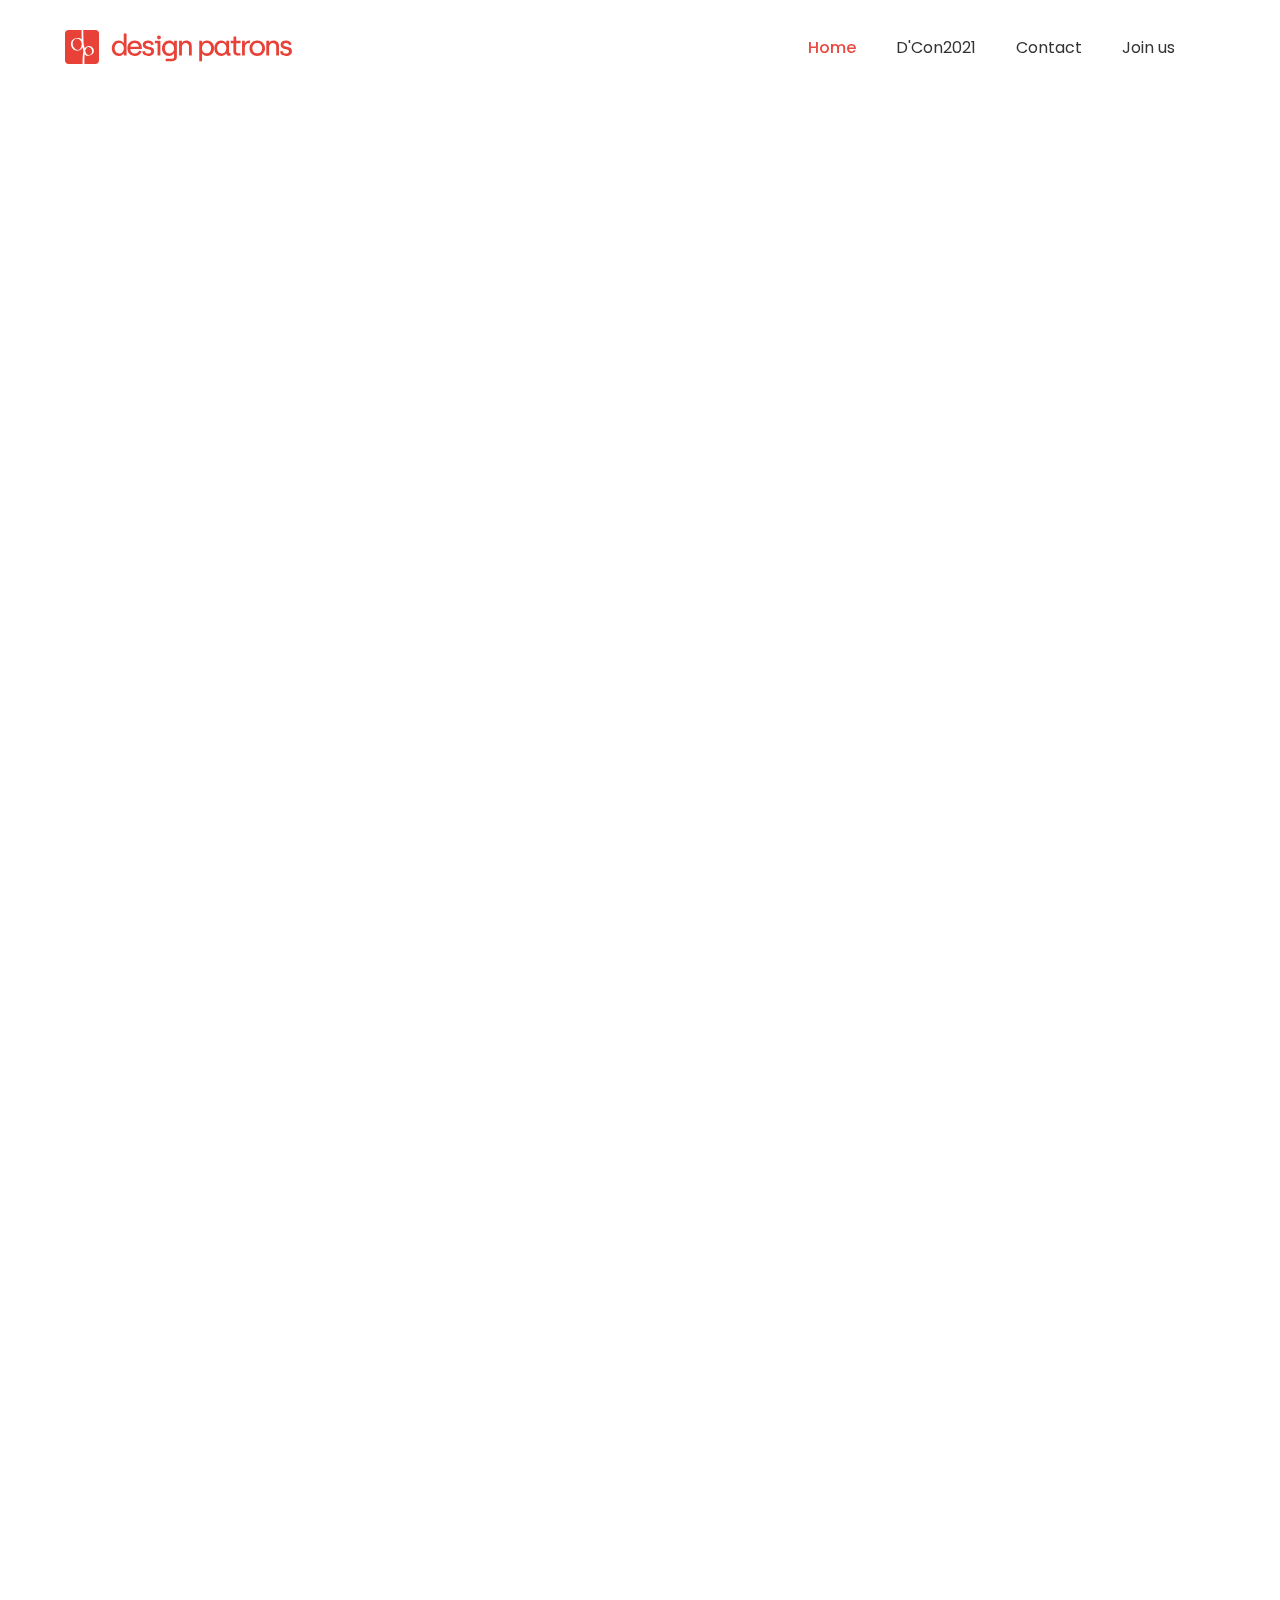
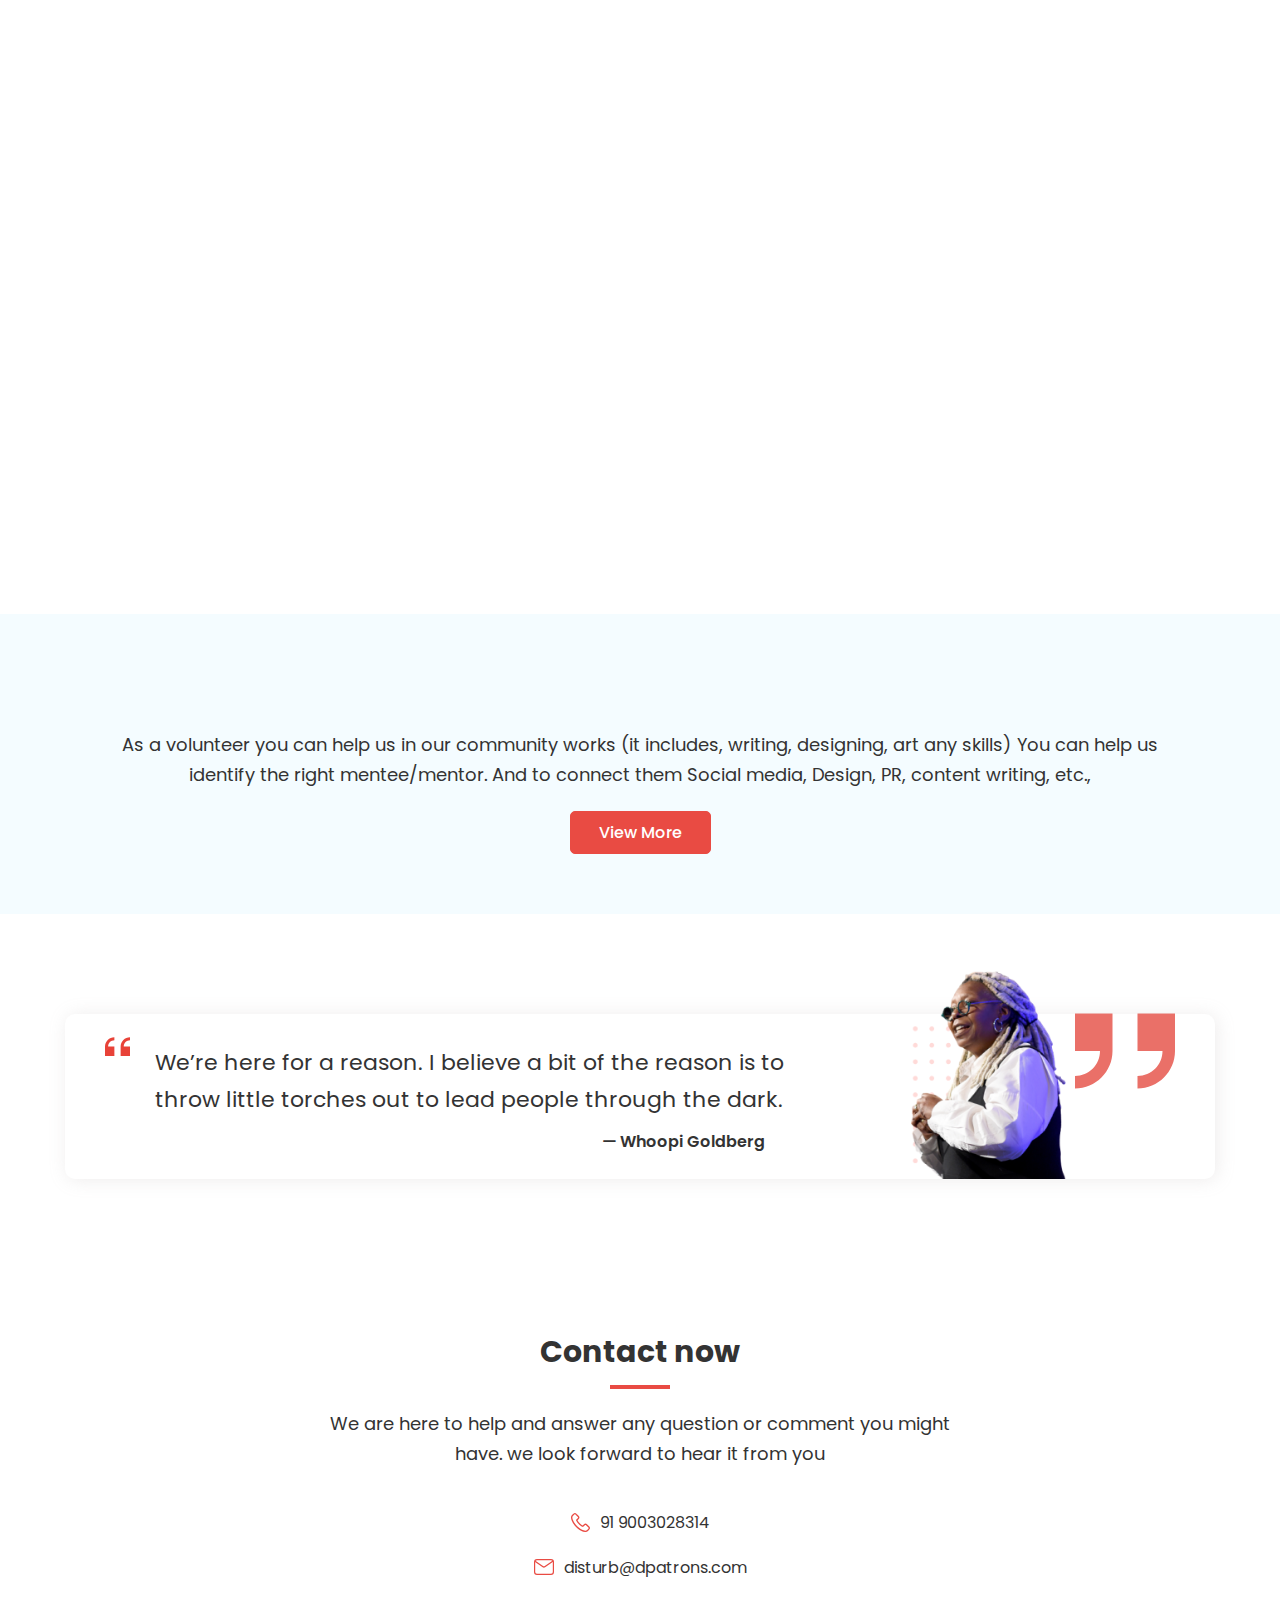
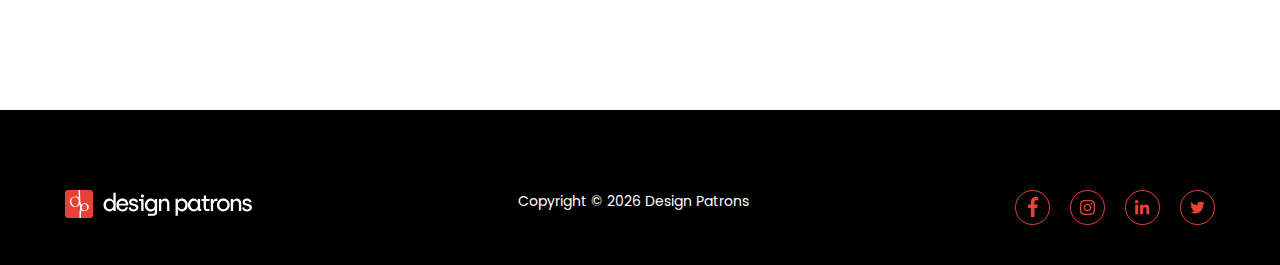
<file: index.html>
<!DOCTYPE html>
<html>
<head>
	<link href="css/style.css" rel="stylesheet" type="text/css">
	<meta name="viewport" content="width=device-width, initial-scale=1"/>
	 <title>Design Patrons</title>
	 <link rel="icon" type="image/x-icon" href="images/favicon.png" />
	<link rel="preconnect" href="https://fonts.gstatic.com">
	<link rel="stylesheet" href="css/animate.css">
<link href="https://fonts.googleapis.com/css2?family=Poppins:wght@200;400;500;600;700;800&display=swap" rel="stylesheet">  
</head>
<body>
	<div class="container">
		<header>
			<div class="wrapper">
			<div class="left">
				<a href="index.html"><img src="images/dp-logo.svg"></a>
			</div>
			<div class="right">
				<ul>
					<li class="active"><a href="index.html">Home</a></li>
					<li><a href="dcon.html" class="indicator">D'Con2021</a></li>
					<li><a href="javascript:void(0);" class="contactUs">Contact</a></li>
					<li><a href="joinus.html">Join us</a></li>
				</ul>
				<div class="hamburger"><span></span><span></span><span></span></div>
			</div>
			</div>
		</header>

		<section class="banner_section">
			<div class="wrapper">
			<div class="left">
				<h1 class="to-animate" data-delay="100" data-animate="fadeInUp animated">Design patrons Be the change!</h1>
				<p class="to-animate" data-delay="200" data-animate="fadeInUp animated">Design patrons is a design community working towards evangelizing design education and promoting mentoring culture.</p>
				<a href="https://join.slack.com/t/dpatrons/shared_invite/zt-invi0yj6-pRn6kEn0pk6RGC3wLELCpA" target="_blank" class="btn to-animate slackchannel" data-delay="300" data-animate="fadeInUp animated">
					<span>Join Slack Channel</span>
				</a>
				<div class="sub_ctn to-animate" data-delay="100" data-animate="fadeInUp animated">Recieve our updates in a Slack <span>#channel</span> or direct message using the above button.</div>
			</div>
			<div class="right to-animate" data-delay="400" data-animate="fadeInUp animated">
				<img src="images/dp-banner.svg">
			</div>
			</div>
		</section>


		<section class="what_do_we_do">
			<div class="wrapper">
				<div class="left">
					<h2 class="to-animate" data-delay="100" data-animate="fadeInUp animated">What do we do?</h2>
					<p class="to-animate" data-delay="200" data-animate="fadeInUp animated">We identify self-motivated young minds who cannot afford fancy whiteboard institutes for education. We connect them to the committed industrial experts (mentors). These mentors will take care of their assigned mentees through out their journey until they get a good career opportunity.</p>
				</div>
				<div class="right">
					<img src="images/dp-what-do-we-do.png" alt="" class="to-animate" data-delay="300" data-animate="fadeInUp animated">
				</div>
			</div>
		</section>

		<section class="what_you_will_get">
			<div class="wrapper">
				<div class="left">
					<img src="images/dp-what-you-will-get.svg" alt="" class="to-animate" data-delay="100" data-animate="fadeInUp animated">
				</div>
				<div class="right to-animate" data-delay="200" data-animate="fadeInUp animated">
					<h2>Mentors will get !
</h2>
					<ul>
						<li>Self-satisfaction on changing lives.</li>
						<li>It enhances your leadership skills.</li>
						<li>You can get connect and network with like minded professionals across the industry that helps you keep yourself updated with current trends and technology.</li>
						<li> It will add value to your professional credibility.</li>
					</ul>
					<a href="https://docs.google.com/forms/d/e/1FAIpQLSdQpvDEBXCwg4fiOCQOTZW6SDuYUmzuriCQATQ-W5XgfIOl7A/viewform" class="btn">
				Become a Mentor
				</a>
				</div>
			</div>
		</section>

		<section class="together_we_can">
			<div class="wrapper">
				<div class="together to-animate" data-delay="100" data-animate="fadeInUp animated">
					<h2>Together we can 
do more!</h2>
					<p>We strongly believe that design education could be evangelized by bringing 
design aspirants and good mentors together. </p>
					
				</div>
				<div class="left-mentors">
					<div class="mentor to-animate" data-delay="200" data-animate="fadeInUp animated">
					<img src="images/mentor.svg">
					<h3>Mentors</h3>
					<p class="sec_p">If you are an industrial expert having more than 4+ years of experience in your domain, You can sign up as a mentor!</p>
					<a href="joinus.html#mentor" class="btn txt-btn">
					Learn More
				</a>
				</div>
				<div class="mentee to-animate" data-delay="300" data-animate="fadeInUp animated">
					<img src="images/mentee.svg">
					<h3>Mentee</h3>
					<p class="sec_p">If you are someone who is passionately looking for an opportunity to learn things from the experts, You can register as a mentee.</p>
					<a href="joinus.html#mentee" class="btn txt-btn">
					Learn More
				   </a>
				</div>
				</div>
			</div>
		</section>


		<section class="volunteer autoplay">
			<div class="wrapper">
				<h4 class="to-animate" data-delay="100" data-animate="fadeInUp animated">Be a Volunteer</h4>
				<p>As a volunteer you can help us in our community works
(it includes, writing, designing, art any skills)
You can help us identify the right mentee/mentor. And to connect them
Social media, Design, PR, content writing, etc.,
</p>
<a href="joinus.html#volunteer" class="btn">
					View More
				</a>
			</div>
		</section>


		<section class="testimonial">
			<div class="wrapper">
				<div class="left">
					<img class="quote_small" src="images/double-quotes-small.svg" alt="">
			    <p>We’re here for a reason. I believe a bit of the reason is to 
				throw little torches out to lead people through the dark.</p>
				<span class="dis-block"> —  Whoopi Goldberg</span>
				</div>
				<div class="right">
					<img src="images/whoopi_goldberg.png">
					<img class="quote_big" src="images/double-quotes-big.svg" alt="">
				</div>
			</div>
		</section>

		<section class="contact">
			<div class="wrapper">
				<h4>Contact now</h4>
				<p>We are here to help and answer any question or comment you might have. we look forward to hear it from you
				</p>
				<!-- <a href="#" class="btn">
					Contact Us
				</a> -->
				<div class="cnt_num">
					<img src="images/dp-call.svg">
					<a href="tel:+919003028314">91 9003028314</a>
				</div>
				<div class="cnt_add">
					<img src="images/dp-mail.svg">
					<a href="mailto:disturb@dpatrons.com">disturb@dpatrons.com</a>
				</div>
			</div>
		</section>

		<footer>
			<div class="wrapper">
			<div class="innr_wrap">
				<div>
					<a href="index.html"><img src="images/footer_dp_logo.svg" alt=""></a>
				</div>
				<div class="footer_nav">
					<p>Copyright © <span class="getyear">2021</span> Design Patrons</p>
				</div>
				<div class="social_app">
					<ul>
						<li class="fb"><a href="https://www.facebook.com/designpatrons/"><img src="images/dp-fb.svg" alt="facebook"></a></li>
						<li><a href="https://www.instagram.com/designpatrons/" target="_blank"><img src="images/dp-insta.svg" alt="instagram"></a></li>
						<li><a href="https://www.linkedin.com/in/design-patrons-b889601b8/" target="_blank"><img src="images/dp-li-in.svg" alt="linkedin"></a></li>
						<li><a href="https://twitter.com/designpatrons" target="_blank"><img src="images/dp-twit.svg" alt="twitter"></a></li>
					</ul>
				</div>
			</div>
			 
			</div>
		</footer>
		  
	</div>	
</body>
</html>
<script src="js/jquery.min.js"></script>
<script src="js/jquery.countTo.js"></script>
<script src="js/owl.carousel.min.js"></script>
<script type="text/javascript" src="js/alertify.min.js"></script>
<script src="js/jquery.min.js"></script>
<script src="js/slick.min.js"></script>
<script>
	 $(document).ready(function(){
	 	
        var visible;
        var sectionAnimation = function() {
            $('.to-animate').each(function(index, element) {
                var $this = $(this),
                    dataAnimate = $(this).data('animate'),
                    $delay = $(this).data('delay');
                visible = isInViewport(this);
                if (visible) {
                    setTimeout(function() {
                        $this.addClass(dataAnimate);
                    }, $delay);
                }
            });
        };
        sectionAnimation();
        $(window).scroll(function(){
        	sectionAnimation();
        	headerFix();
        });
        $(document).on('click','.contactUs',function(){
        		$('html,body').animate({scrollTop:$('.contact').offset().top},1000);
        });

        

        var headerFix = function(){
        	if($(window).scrollTop() > $('.what_do_we_do').offset().top - 200){
        			$('header').addClass('active');
        	}
        	else{
        			$('header').removeClass('active');
        	}
        }
       $(document).on('click','.hamburger',function(){
       	$(this).toggleClass('open');
       	$('header .right ul').toggleClass('open');
       	$('body').toggleClass('overhide');
       });
        
       
    });

	 function isInViewport(node) {
        var rect = node.getBoundingClientRect();
        return (
             rect.bottom >= 0 &&
            rect.right >= 0 &&
            rect.top <= (window.innerHeight || document.documentElement.clientHeight) &&
            rect.left <= (window.innerWidth || document.documentElement.clientWidth)
        )
    }
 getyear();
 function getyear(){
  var y = document.getElementsByClassName("getyear")
  var d = new Date();
  var t = d.getFullYear();
  y[0].innerHTML = t;
}
</script>
</file>
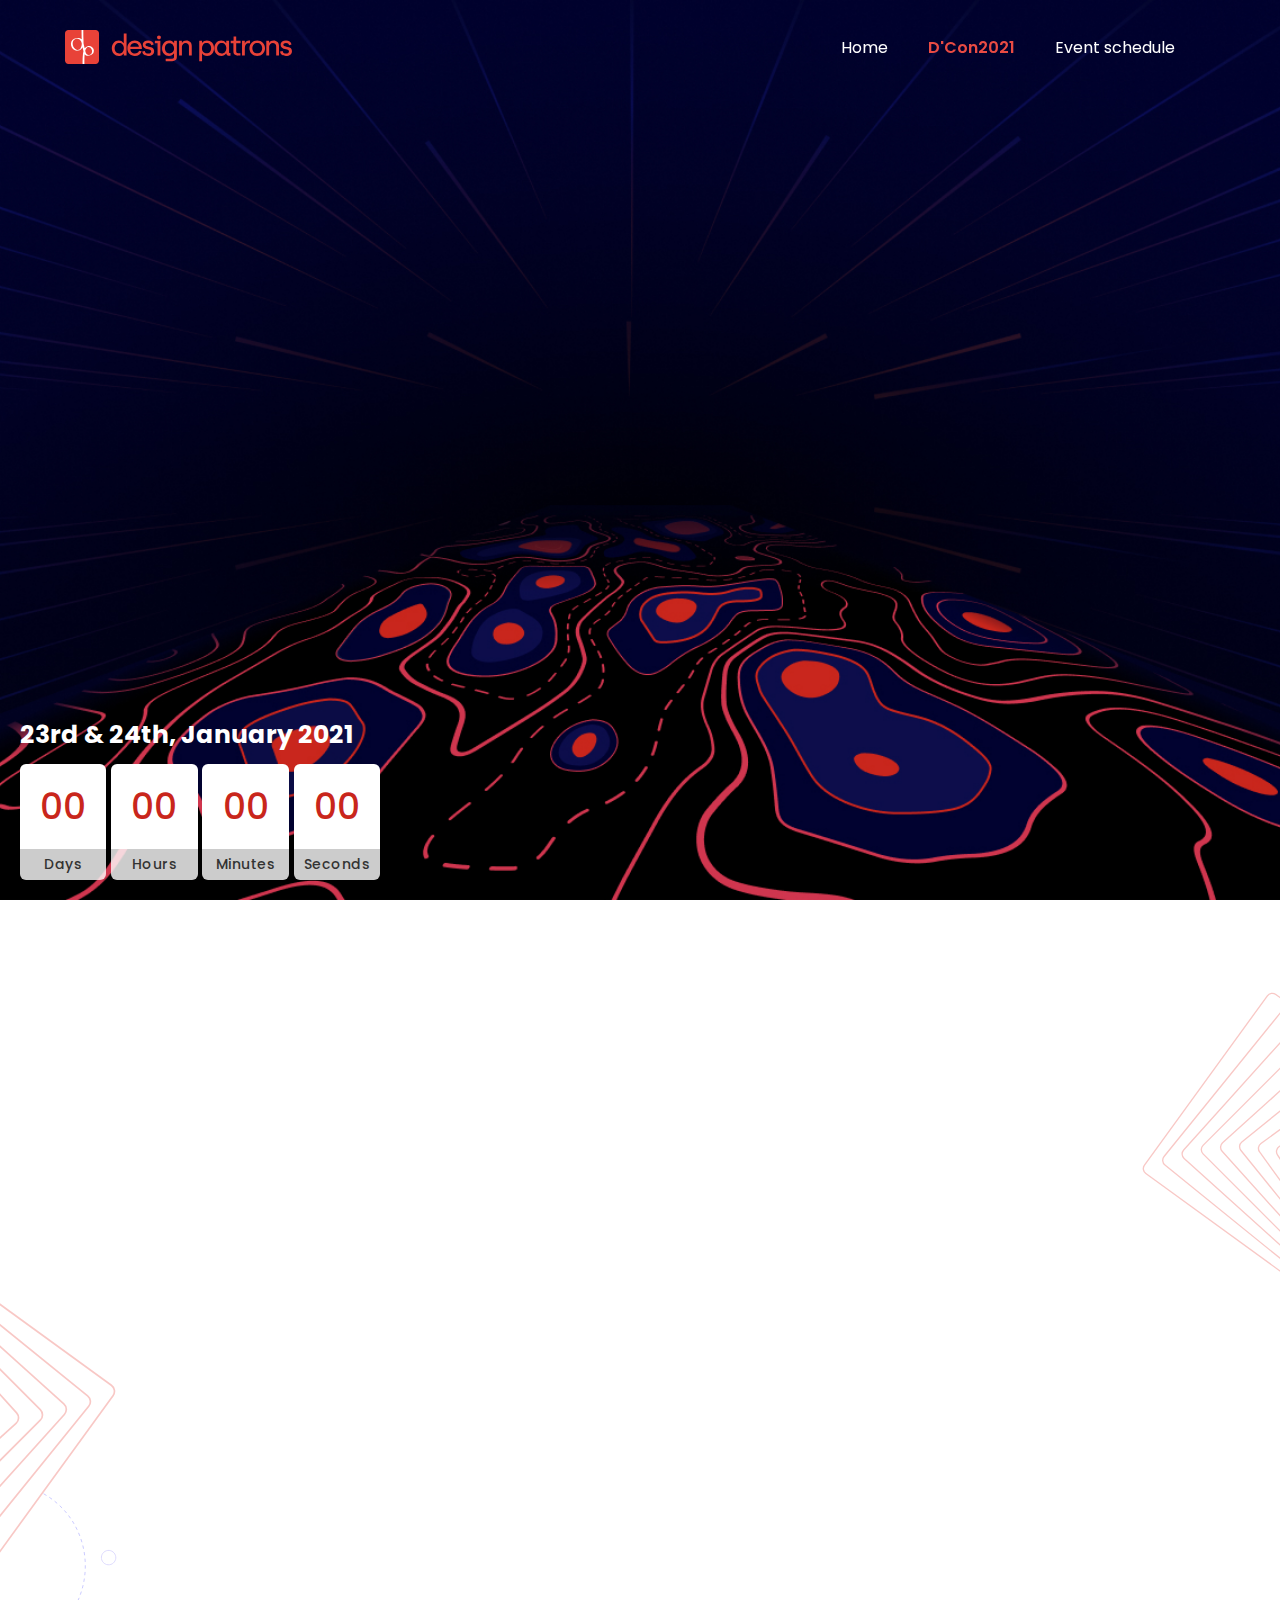
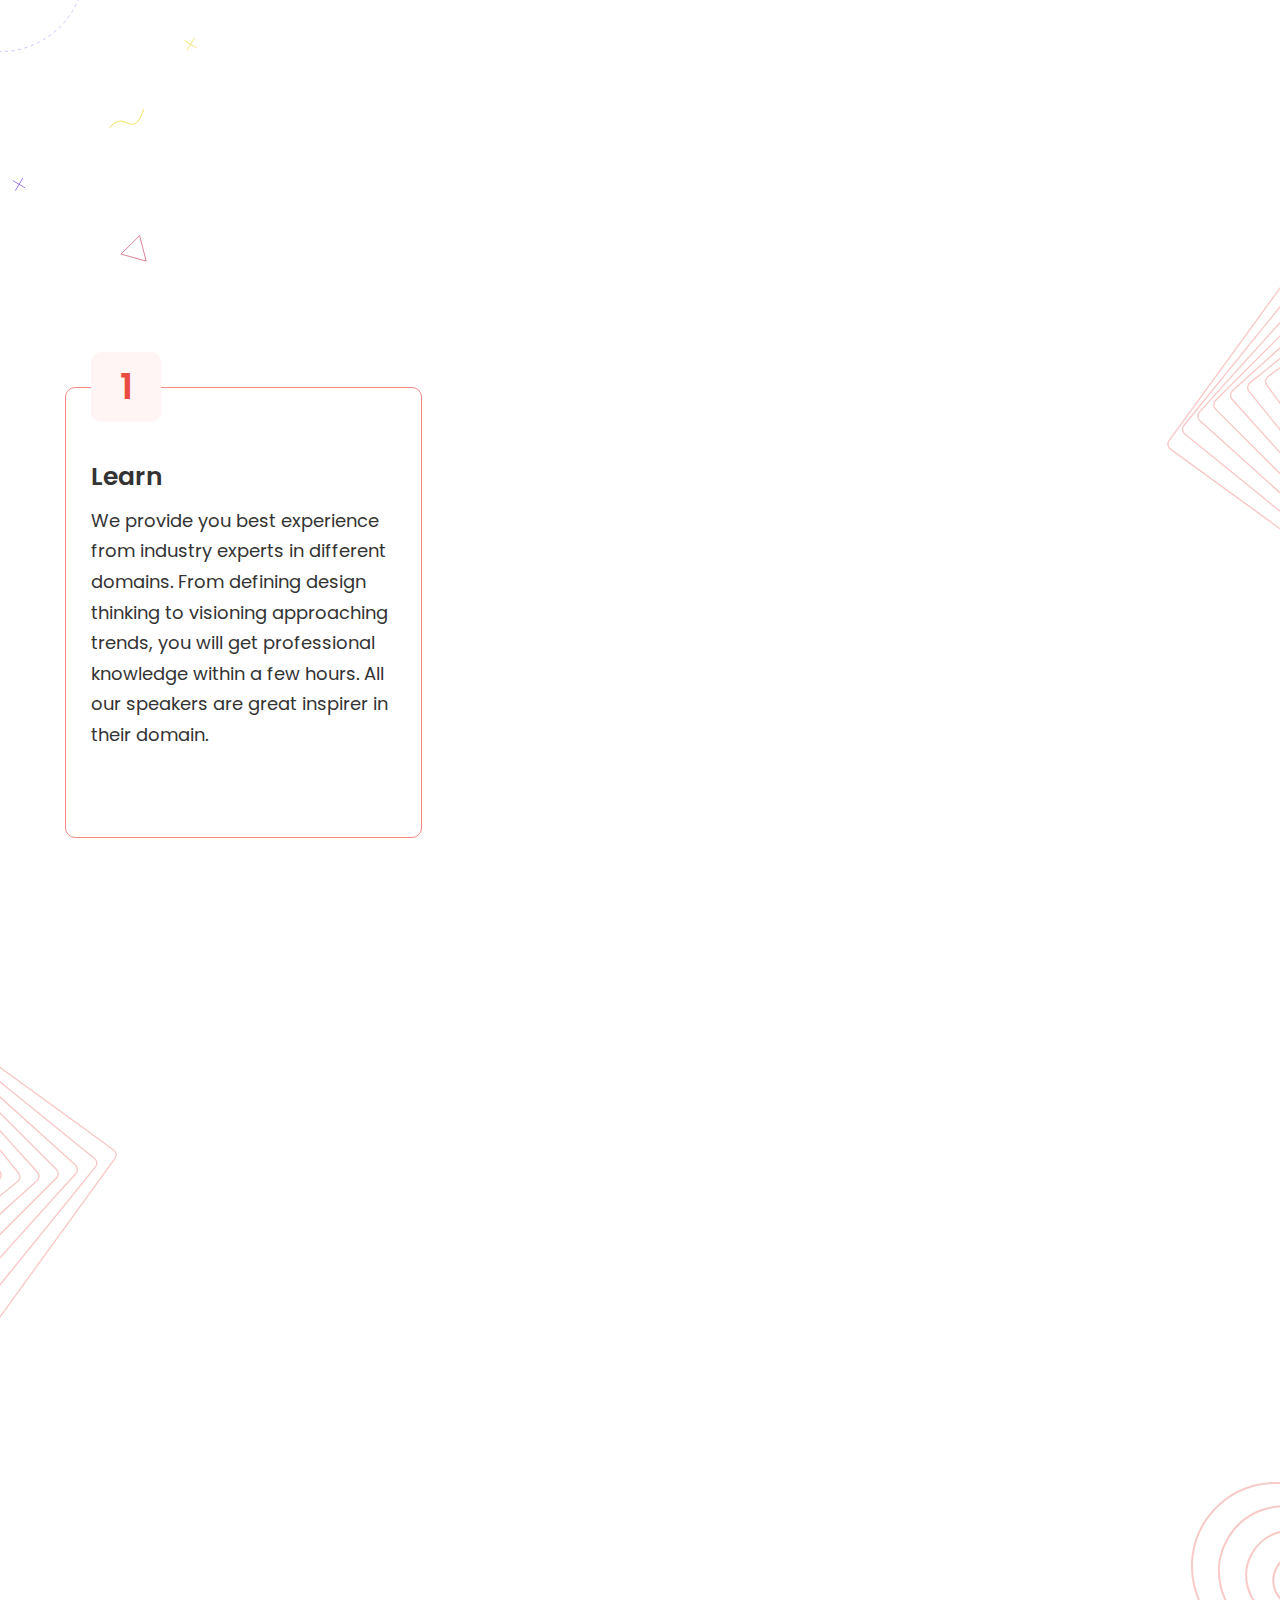
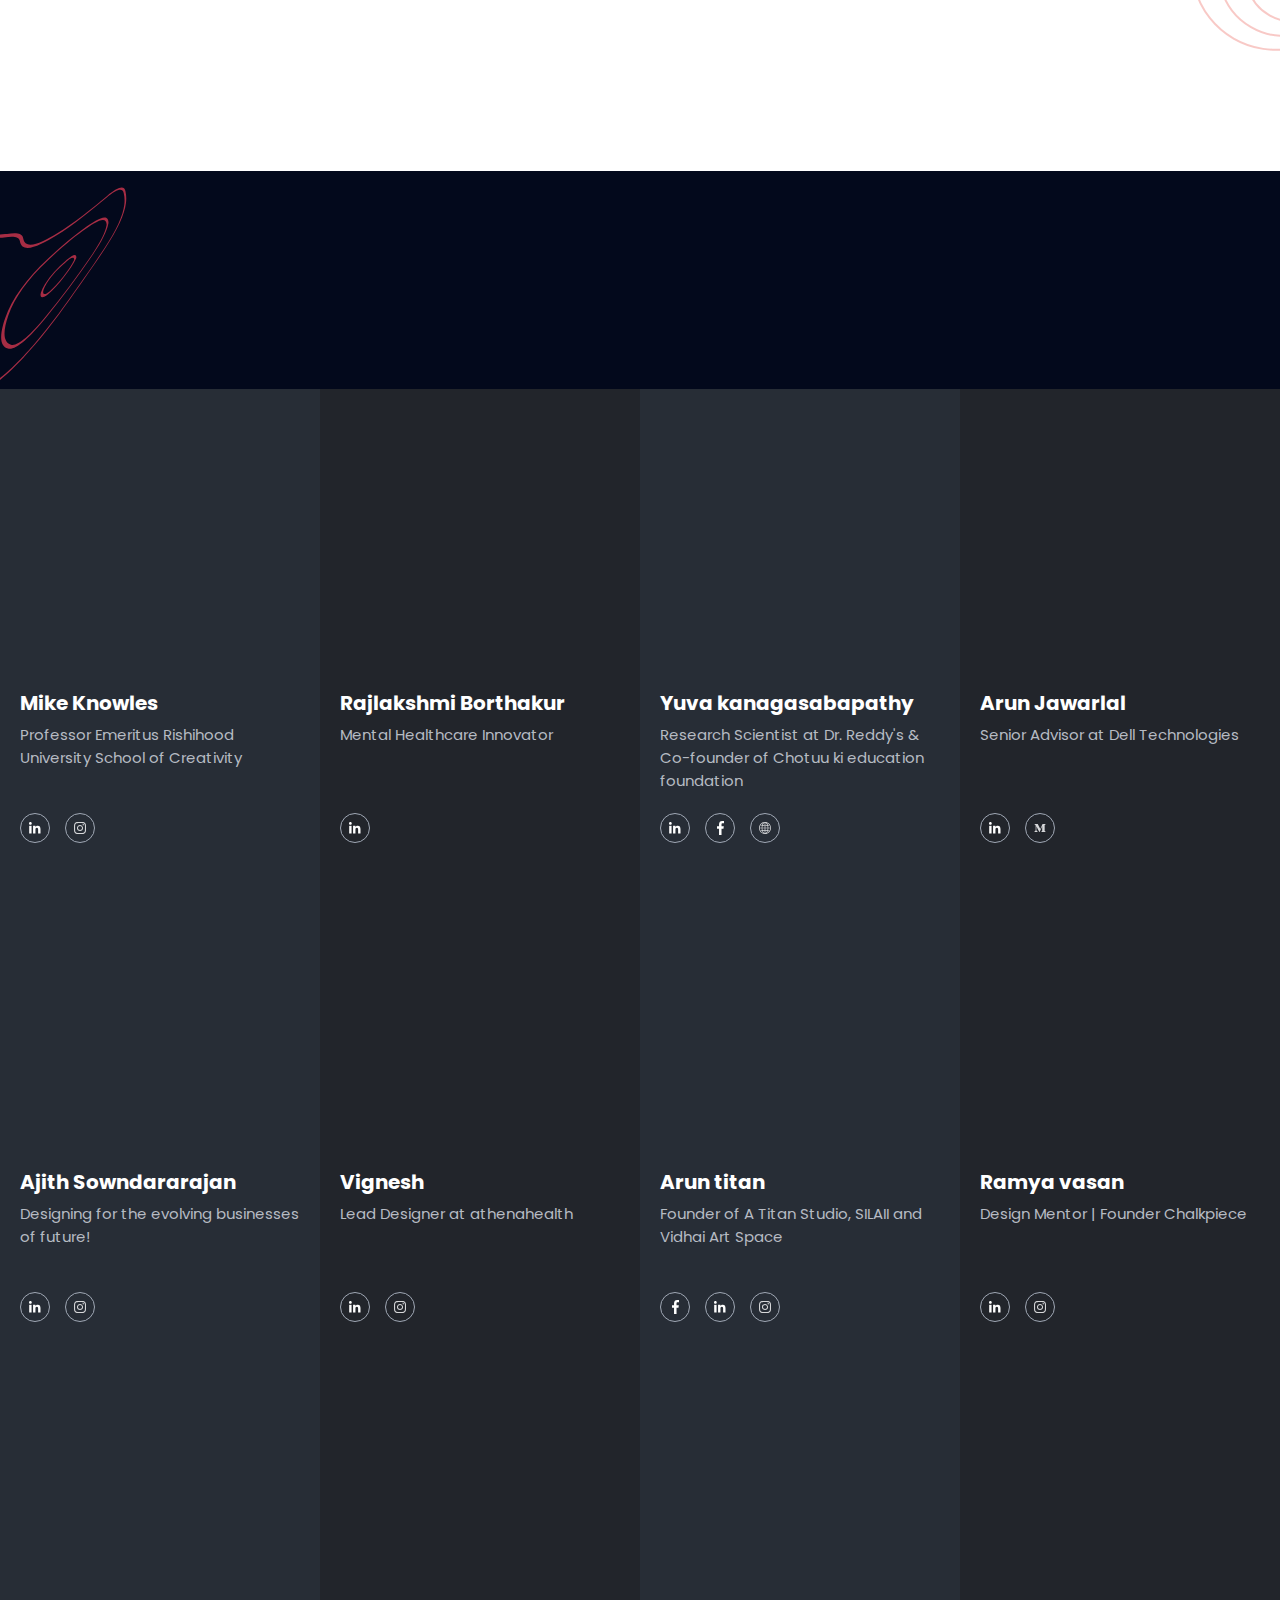
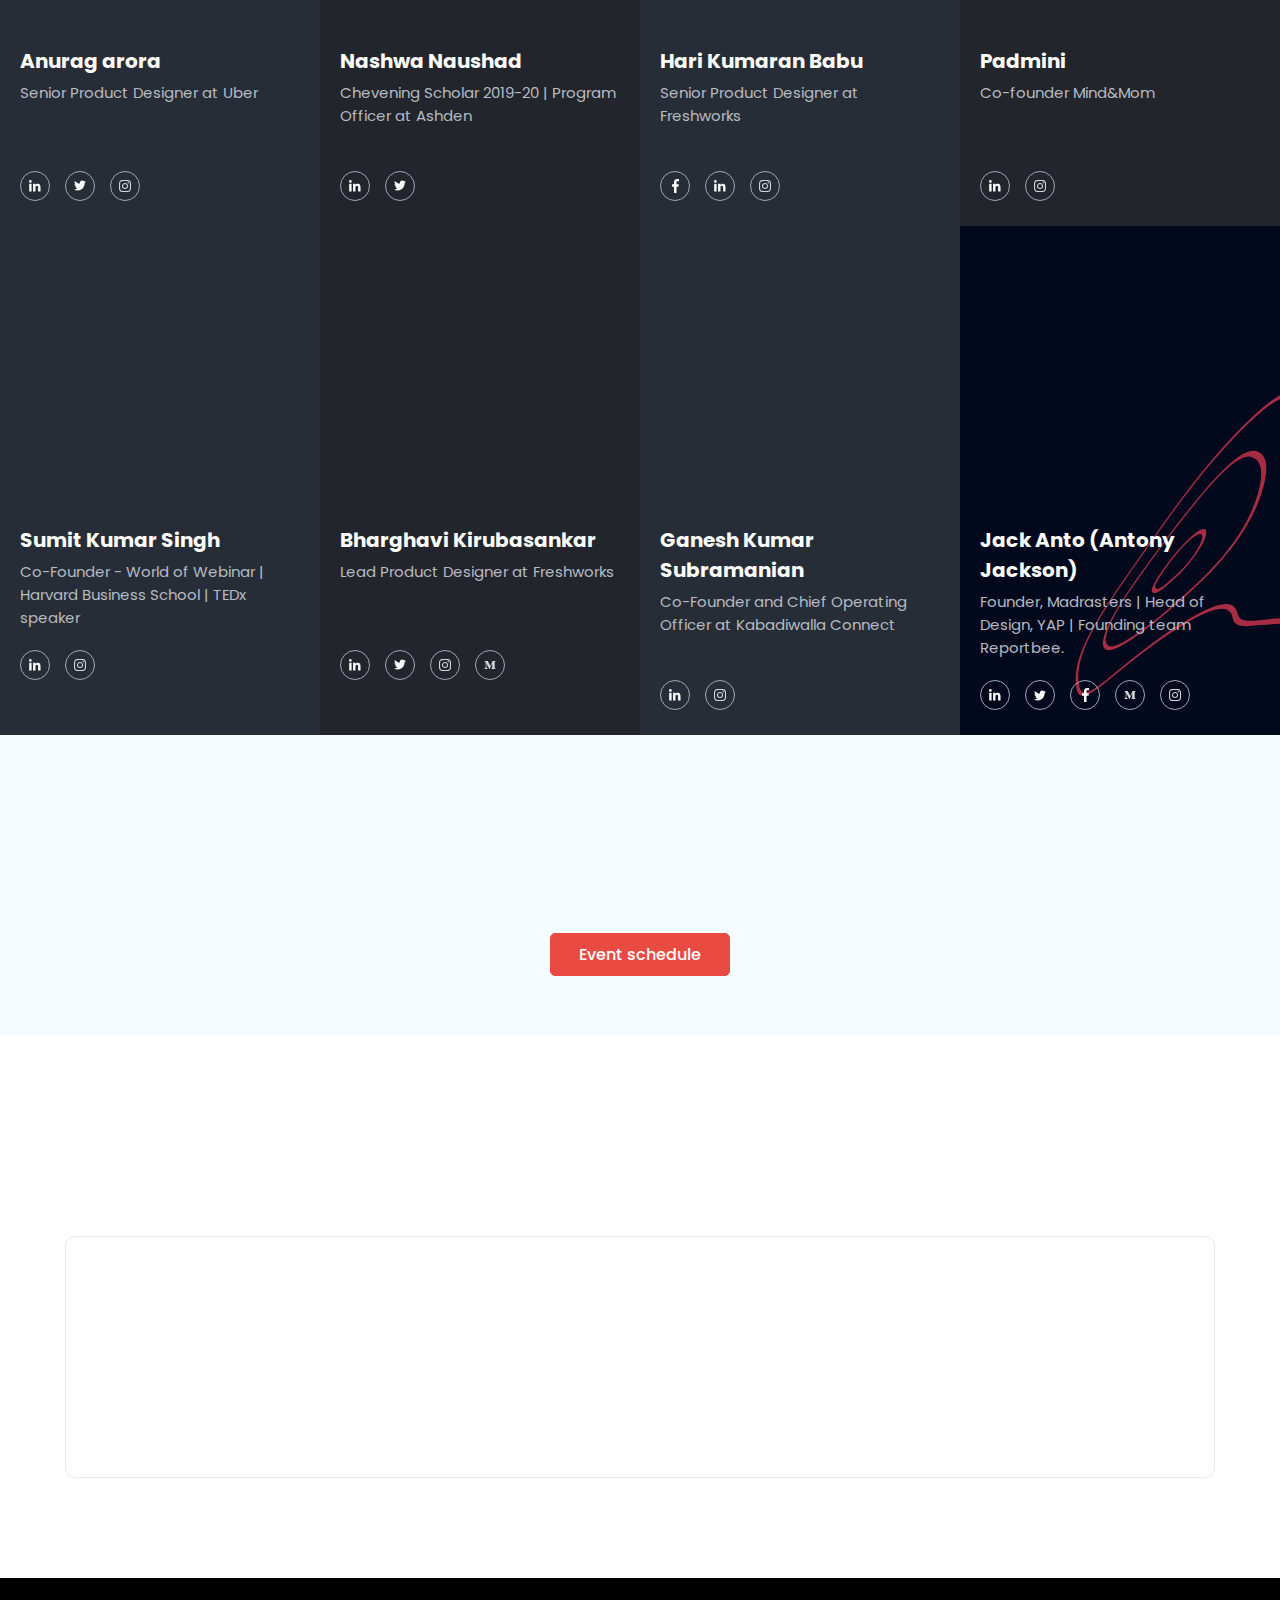
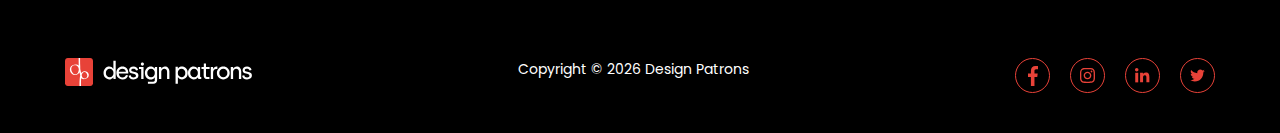
<file: dcon.html>
<!DOCTYPE html>
<html>
<head>
	<link href="css/style.css" rel="stylesheet" type="text/css">
	<meta name="viewport" content="width=device-width, initial-scale=1"/>
	 <title>Design Patrons | D'con</title>
	 <link rel="icon" type="image/x-icon" href="images/favicon.png" />
	<link rel="preconnect" href="https://fonts.gstatic.com">
	<link rel="stylesheet" href="css/animate.css">
	<link rel="stylesheet" href="css/conference.css">
<link href="https://fonts.googleapis.com/css2?family=Poppins:wght@200;400;500;600;700;800&display=swap" rel="stylesheet">  
</head>
<body>
	<div class="container eventssect">
		<header>
			<div class="wrapper">
			<div class="left">
				<a href="index.html"><img src="images/dp-logo.svg"></a>
			</div>
			<div class="right">
				<ul>
					<li ><a href="index.html">Home</a></li>
					<li class="active"><a href="dcon.html">D'Con2021</a></li>
					<li><a href="eventschedule.html#evtschedule">Event schedule</a></li>
					<!-- <li><a href="https://pages.razorpay.com/dcon2021" class="btn booknow">Book now</a></li> -->
				</ul>
				<div class="hamburger"><span></span><span></span><span></span></div>
			</div>
			</div>
		</header>

		<section class="banner-bg">
			<div class="timer">
				  <h2>23rd & 24th, January 2021</h2>
				  	 <div class="timer-count">
				  	 	<div class="counting"><span class="days num">00</span><span class="label-txt">Days</span></div><div class="counting"><span class="hrs num">00</span><span class="label-txt">Hours</span></div><div class="counting"><span class="min num">00</span><span class="label-txt">Minutes</span></div><div class="counting"><span class="sec num">00</span><span class="label-txt">Seconds</span></div></div>
				  </div>
			<div class="wrapper">
				  <div class="conference-bg to-animate" data-delay="100" data-animate="fadeInUp animated">
				  	  <img src="images/conference-img.svg" alt=""/>
				  </div>
			</div>
		</section>

		<section class="design_conf">
			 <div class="wrapper">
			 	 <div class="cont-wrap">
			 	 	    <img src="images/virutualconference.svg" alt="" class="vtc to-animate" data-delay="100" data-animate="fadeInUp animated"> 
			 	 		<h4 class="to-animate" data-delay="200" data-animate="fadeInUp animated">It’s not just a virtual conference</h4>
			 	 		<p class="to-animate" data-delay="300" data-animate="fadeInUp animated">You'll get access to interact with the speakers. Participate in the live Q/A sessions/panel discussion, etc. You'll get a privilege to networking session during the conference. A one-on-one session where you could meet like-minded mortals and industry experts to connect. And we surprise you with our exclusive goodies at your physical address.</p>
			 	 		<!-- <a href="https://pages.razorpay.com/dcon2021" class="btn to-animate" data-delay="400" data-animate="fadeInUp animated"><span>Book Now</span></a> -->
			 	 		<!-- <span class="decorateline to-animate" data-delay="450" data-animate="fadeInUp animated">Limited seats only! Grab yours For <strong>₹299</strong></span> -->
			 	 </div>
			 	</div> 
			 	 <div class="reason_dcon">
			 	 	<div class="wrapper">
						 	 	  <h5 class="to-animate" data-delay="100" data-animate="fadeInUp animated">Reasons to attend 
					D’Con 2021</h5>
					<div class="cols">
					    <div class="col_3" class="to-animate" data-delay="100" data-animate="fadeInUp animated">
					    	  <span class="counter">1</span>
					    	  <h3>Learn</h3>
					    	  <p>We provide you best experience from industry experts in different domains. From defining design thinking to visioning approaching trends, you will get professional knowledge within a few hours. All our speakers are great inspirer in their domain. </p>
					    </div>
					    <div class="col_3 to-animate" data-delay="200" data-animate="fadeInUp animated">
					    	  <span class="counter">2</span>
					    	  <h3>Get inspired</h3>
					    	  <p>When you sit at your desk the following week thinking about new ideas, what you've crossed in the Design conference will bombard in your memory. The real-life stories, case studies and design solutions of our speakers changed the world of a million people. Hear it, interact and inspire. </p>
					    </div>
					    <div class="col_3 to-animate" data-delay="300" data-animate="fadeInUp animated">
					    	  <span class="counter">3</span>
					    	  <h3>Get connected</h3>
					    	  <p>There are various exclusive sessions to Interact with the guests, network with the like-minded desi designers and connect with your local folks. Join the neighbourhood, get yourself a pillar of support in ups and downs or be a pillar to strengthen your community.</p>
					    </div>
					</div>
				  </div>
			 	 </div>
			 	 <div class="cont-wrap whoattend">
			 	 	 <div class="wrapper">
			 	 		<h4 class="to-animate" data-delay="100" data-animate="fadeInUp animated">Who can attend the conference?</h4>
			 	 		<p class="to-animate" data-delay="200" data-animate="fadeInUp animated">Aspiring designers Entry level/mid level designers who wants to sharpen their saw. And keep updated with the future trends Industry experts who wants to give back to the community just by getting involved in the community and sharing their wisdom.</p>
			 	 		<img src="images/designpatron-attend.svg" alt="" class="to-animate" data-delay="300" data-animate="fadeInUp animated"/>
			 		 </div>
			 </div>
		</section>

		<section class="speakers">
			<div class="wrapper">
				 <h2 class="to-animate" data-delay="100" data-animate="fadeIn animated">Conference speakers</h2>
				 <p class="to-animate" data-delay="200" data-animate="fadeIn animated">We’re here for a reason. I believe a bit of the reason is to throw little torches out to lead people through the dark.</p>
			</div>
			<div class="speakers-list">
				 <div class="col_4">
				 	 <div class="speaker-img to-animate" data-delay="100" data-animate="fadeIn animated"><img src="images/speaker1.jpg" alt=""></div>
				 	 <div class="speakers-details">
				 	 	 <span class="speaker-name">Mike Knowles</span>
				 	 	 <span class="speaker-description">Professor Emeritus Rishihood University School of Creativity</span>
				 	 	 <div class="social_app">
							   <ul>
								<li><a href="https://www.linkedin.com/in/mike-knowles-a45a443/" target="_blank"><img src="images/dp-li-in-white.svg" alt="linkedin"></a></li>
								<li><a href="https://www.instagram.com/prof.mikeknowles/" target="_blank"><img src="images/dp-instagram.svg" alt="instagram"></a></li>
							</ul>
				        </div>
				 	 </div>	 
				 </div>
				 <div class="col_4">
				 	 <div class="speaker-img to-animate" data-delay="100" data-animate="fadeIn animated"><img src="images/speaker2.jpg" alt=""></div>
				 	 <div class="speakers-details">
				 	 	 <span class="speaker-name">Rajlakshmi Borthakur</span>
				 	 	 <span class="speaker-description">Mental Healthcare Innovator</span>
				 	 	 <div class="social_app">
					      <ul>
						<li><a href="https://www.linkedin.com/in/rajiborthakur/?originalSubdomain=in" target="_blank"><img src="images/dp-li-in-white.svg" alt="linkedin"></a></li>
					    </ul>
				      </div>
				 	 </div>	 
				 </div>
				 <div class="col_4">
				 	 <div class="speaker-img to-animate" data-delay="100" data-animate="fadeIn animated"><img src="images/speaker3.jpg" alt=""></div>
				 	  <div class="speakers-details">
				 	 	 <span class="speaker-name">Yuva kanagasabapathy</span>
				 	 	 <span class="speaker-description">Research Scientist at Dr. Reddy's & Co-founder of Chotuu ki education foundation</span>
				 	 	 <div class="social_app">
					      <ul>
						<li><a href="https://www.linkedin.com/in/yuva-kanagasabapathy-89a34aa/" target="_blank"><img src="images/dp-li-in-white.svg" alt="linkedin"></a></li>
						<li class="fb"><a href="https://www.facebook.com/chottukieducation/" target="_blank"><img src="images/dp-fb-white.svg" alt="facebook"></a></li>
						<li><a href="https://www.chotuukieducation.org" target="_blank"><img src="images/dp-www.svg" alt="worldwideweb"></a></li>
					   </ul>
				       </div>
				 	 </div>	 
				 	
				 </div>
				 <div class="col_4">
				 	 <div class="speaker-img to-animate" data-delay="100" data-animate="fadeIn animated"><img src="images/speaker4.jpg" alt=""></div>
				 	 <div class="speakers-details">
				 	 	 <span class="speaker-name">Arun Jawarlal</span>
				 	 	 <span class="speaker-description">Senior Advisor at Dell Technologies</span>
				 	 	 <div class="social_app">
							   <ul>
								
								<li><a href="https://www.linkedin.com/in/arunjawarlal" target="_blank"><img src="images/dp-li-in-white.svg" alt="linkedin"></a></li>
								<li><a href="https://medium.com/@arunjawarlal" target="_blank"><img src="images/dp-medium.svg" alt="medium"></a></li>
							</ul>
				        </div>
				 	 </div>	 
				 </div>
				 <div class="col_4">
				 	 <div class="speaker-img to-animate" data-delay="100" data-animate="fadeIn animated"><img src="images/speaker5.jpg" alt=""></div>
				 	 <div class="speakers-details">
				 	 	 <span class="speaker-name">Ajith Sowndararajan</span>
				 	 	 <span class="speaker-description">Designing for the evolving businesses of future!</span>
				 	 	 <div class="social_app">
					      <ul>
						<li><a href="https://www.linkedin.com/in/ajiths/" target="_blank"><img src="images/dp-li-in-white.svg" alt="linkedin"></a></li>
						<li><a href="https://www.instagram.com/ajvasudhar/" target="_blank"><img src="images/dp-instagram.svg" alt="twitter"></a></li>
					   </ul>
				       </div>
				 	 </div>	 
				 </div>
				 <div class="col_4">
				 	 <div class="speaker-img to-animate" data-delay="100" data-animate="fadeIn animated"><img src="images/speaker6.jpg" alt=""></div>
				 	 <div class="speakers-details">
				 	 	 <span class="speaker-name">Vignesh</span>
				 	 	 <span class="speaker-description">Lead Designer at athenahealth</span>
				 	 	 <div class="social_app">
							   <ul>
								
								<li><a href="https://www.linkedin.com/in/vignesh-prabhu-90391429/" target="_blank"><img src="images/dp-li-in-white.svg" alt="linkedin"></a></li>
								<li><a href="https://www.instagram.com/chosenone57/" target="_blank"><img src="images/dp-instagram.svg" alt="twitter"></a></li>
							</ul>
				        </div>
				 	 </div>	 
				 </div>
				 <div class="col_4">
				 	 <div class="speaker-img to-animate" data-delay="100" data-animate="fadeIn animated"><img src="images/speaker7.jpg" alt=""></div>
				 	  
				 	 <div class="speakers-details">
				 	 	 <span class="speaker-name">Arun titan</span>
				 	 	 <span class="speaker-description">Founder of A Titan Studio, SILAII and Vidhai Art Space</span>
				 	 	 <div class="social_app">
					      <ul>
					      	<li class="fb"><a href="https://www.facebook.com/aruntitan" target="_blank"><img src="images/dp-fb-white.svg" alt="facebook"></a></li>
						<li><a href="https://www.linkedin.com/in/arun-titan/" target="_blank"><img src="images/dp-li-in-white.svg" alt="linkedin"></a></li>
						<li><a href="https://www.instagram.com/aruntitan/?hl=en" target="_blank"><img src="images/dp-instagram.svg" alt="twitter"></a></li>
					
					   </ul>
				       </div>
				 	 </div>	 
				 </div>
				  <div class="col_4">
				 	 <div class="speaker-img to-animate" data-delay="100" data-animate="fadeIn animated"><img src="images/speaker8.jpg" alt=""></div>
				 	 <div class="speakers-details">
				 	 	 <span class="speaker-name">Ramya vasan</span>
				 	 	 <span class="speaker-description">Design Mentor | Founder Chalkpiece</span>
					 	 	 <div class="social_app">
						      <ul>
							<li><a href="https://www.linkedin.com/in/ramya-vasan-83093210b/" target="_blank"><img src="images/dp-li-in-white.svg" alt="linkedin"></a></li>
							<li><a href="https://www.instagram.com/ramyaux/" target="_blank"><img src="images/dp-instagram.svg" alt="twitter"></a></li>
						      </ul>
					       </div>
				 	 </div>	 
				 </div>
				  <div class="col_4">
				 	 <div class="speaker-img to-animate" data-delay="100" data-animate="fadeIn animated"><img src="images/speaker9.jpg" alt=""></div>
				 	 <div class="speakers-details">
				 	 	 <span class="speaker-name">Anurag arora</span>
				 	 	 <span class="speaker-description">Senior Product Designer at Uber</span>
				 	 	 <div class="social_app">
					      <ul>
						
						<li><a href="https://www.linkedin.com/in/anuragarora29/" target="_blank"><img src="images/dp-li-in-white.svg" alt="linkedin"></a></li>
						<li><a href="https://twitter.com/anuragarorra" target="_blank"><img src="images/dp-twit-white.svg" alt="twitter"></a></li>
						
						<li><a href="https://www.instagram.com/anuragarorra" target="_blank"><img src="images/dp-instagram.svg" alt="instagram"></a></li>
					   </ul>
				       </div>
				 	 </div>	 
				 </div>
				 <div class="col_4">
				 	 <div class="speaker-img to-animate" data-delay="100" data-animate="fadeIn animated"><img src="images/speaker10.jpg" alt=""></div>
				 	 <div class="speakers-details">
				 	 	 <span class="speaker-name">Nashwa Naushad</span>
				 	 	 <span class="speaker-description">Chevening Scholar 2019-20 | Program Officer at Ashden</span>
					 	 	 <div class="social_app">
						      <ul>
							<li><a href="https://www.linkedin.com/in/nashwa-naushad-52435182/" target="_blank"><img src="images/dp-li-in-white.svg" alt="linkedin"></a></li>
							<li><a href="https://twitter.com/nashwa_naushad" target="_blank"><img src="images/dp-twit-white.svg" alt="twitter"></a></li>
						      </ul>
					       </div>
				 	 </div>	 
				 </div>
				  <div class="col_4">
				 	 <div class="speaker-img to-animate" data-delay="100" data-animate="fadeIn animated"><img src="images/speaker11.jpg" alt=""></div>
				 	 <div class="speakers-details">
				 	 	 <span class="speaker-name">Hari Kumaran Babu</span>
				 	 	 <span class="speaker-description">Senior Product Designer at Freshworks</span>
					 	 	 <div class="social_app">
						       <ul>
							<li class="fb"><a href=" https://www.facebook.com/HKBcool/" target="_blank"><img src="images/dp-fb-white.svg" alt="facebook"></a></li>
							
							<li><a href="https://www.linkedin.com/in/harikumaranbabu/" target="_blank"><img src="images/dp-li-in-white.svg" alt="linkedin"></a></li>
							<li><a href="https://www.instagram.com/ha_ku_ba/" target="_blank"><img src="images/dp-instagram.svg" alt="instagram"></a></li>
						      </ul>
					       </div>
				 	 </div>	 
				 </div>
<div class="col_4">
				 	 <div class="speaker-img to-animate" data-delay="100" data-animate="fadeIn animated"><img src="images/speaker12.jpg" alt=""></div>
				 	 <div class="speakers-details">
				 	 	 <span class="speaker-name">Padmini</span>
				 	 	 <span class="speaker-description">Co-founder Mind&Mom</span>
				 	 	 <div class="social_app">
					      <ul>
		
						
						<li><a href="https://www.linkedin.com/in/pjanaki/" target="_blank"><img src="images/dp-li-in-white.svg" alt="linkedin"></a></li>
					<li><a href="https://www.instagram.com/padminijanaki/" target="_blank"><img src="images/dp-instagram.svg" alt="instagram"></a></li>
					    </ul>
				      </div>
				 	 </div>	 
				 </div>
				 <div class="col_4">
				 	 <div class="speaker-img to-animate" data-delay="100" data-animate="fadeIn animated"><img src="images/speaker13.jpg" alt=""></div>
				 	 <div class="speakers-details">
				 	 	 <span class="speaker-name">Sumit Kumar Singh</span>
				 	 	 <span class="speaker-description">Co-Founder - World of Webinar | Harvard Business School | TEDx speaker</span>
				 	 	 <div class="social_app">
							   <ul>
								
								
								<li><a href="https://www.linkedin.com/in/sumitkumarsingh/ " target="_blank"><img src="images/dp-li-in-white.svg" alt="linkedin"></a></li>
								<li><a href="https://www.instagram.com/traveltures/" target="_blank"><img src="images/dp-instagram.svg" alt="instagram"></a></li>
							</ul>
				        </div>
				 	 </div>	 
				 </div>
				  <div class="col_4">
				 	 <div class="speaker-img to-animate" data-delay="100" data-animate="fadeIn animated"><img src="images/speaker14.jpg" alt=""></div>
				 	 <div class="speakers-details">
				 	 	 <span class="speaker-name">Bharghavi Kirubasankar</span>
				 	 	 <span class="speaker-description">Lead Product Designer at Freshworks</span>
					 	 	 <div class="social_app">
						       <ul>
							
							<li><a href="https://www.linkedin.com/in/heybharghavi/" target="_blank"><img src="images/dp-li-in-white.svg" alt="linkedin"></a></li>
							<li><a href="https://twitter.com/heybharghavi" target="_blank"><img src="images/dp-twit-white.svg" alt="twitter"></a></li>
							<li><a href="https://www.instagram.com/heybharghavi/" target="_blank"><img src="images/dp-instagram.svg" alt="instagram"></a></li>
							<li><a href="https://medium.com/@heybharghavi" target="_blank"><img src="images/dp-medium.svg" alt="medium"></a></li>
						      </ul>
					       </div>
				 	 </div>	 
				 </div>
				 

				 <div class="col_4">
				 	 <div class="speaker-img to-animate" data-delay="100" data-animate="fadeIn animated"><img src="images/speaker15.jpg" alt=""></div>
				 	 <div class="speakers-details">
				 	 	 <span class="speaker-name">Ganesh Kumar Subramanian</span>
				 	 	 <span class="speaker-description">Co-Founder and Chief Operating Officer at Kabadiwalla Connect</span>
				 	 	 <div class="social_app">
					      <ul>
						<li><a href="https://www.linkedin.com/in/gans220/" target="_blank"><img src="images/dp-li-in-white.svg" alt="linkedin"></a></li>
						<li><a href="https://www.instagram.com/gans220/" target="_blank"><img src="images/dp-instagram.svg" alt="instagram"></a></li>
					    </ul>
				      </div>
				 	 </div>	 
				 </div>
				 
				
				 <div class="col_4">
				 	 <div class="speaker-img to-animate" data-delay="100" data-animate="fadeIn animated"><img src="images/speaker16.jpg" alt=""></div>
				 	 <div class="speakers-details">
				 	 	 <span class="speaker-name">Jack Anto (Antony Jackson)</span>
				 	 	 <span class="speaker-description">Founder, Madrasters | Head of Design, YAP | Founding team Reportbee.</span>
				 	 	 <div class="social_app">
					      <ul>
						<li><a href="https://www.linkedin.com/in/jackanto/" target="_blank"><img src="images/dp-li-in-white.svg" alt="linkedin"></a></li>
						<li><a href="https://twitter.com/jackanto_" target="_blank"><img src="images/dp-twit-white.svg" alt="twitter"></a></li>
						<li class="fb"><a href="https://fb.com/jackanto/" target="_blank"><img src="images/dp-fb-white.svg" alt="facebook"></a></li>
						<li><a href="https://medium.com/@jackanto" target="_blank"><img src="images/dp-medium.svg" alt="medium"></a></li>
						<li><a href="https://www.instagram.com/jackanto_/" target="_blank"><img src="images/dp-instagram.svg" alt="instagram"></a></li>
					    </ul>
				      </div>
				 	 </div>	 
				 </div>
			</div>
		</section>
		<section class="volunteer autoplay">
			<div class="wrapper">
				<h4 class="to-animate" data-delay="100" data-animate="fadeInUp animated">Be a Conference Schedule</h4>
				<p class="to-animate" data-delay="200" data-animate="fadeIn animated">The real-life stories, case studies and design solutions of our speakers changed the world of a million people. Hear it, interact and inspire. 
</p>
<a href="eventschedule.html#evtschedule" class="btn">
					Event schedule
				</a>
			</div>
		</section>
		<section class="pricing">
			<div class="wrapper">
				   <div class="cont-wrap">
			 	 	    
			 	 		<h4 class="to-animate" data-delay="100" data-animate="fadeIn animated">Just to provide you a better interactive experience we have limited our seats</h4>
			 	 		
			 	 		<!-- <a href="https://pages.razorpay.com/dcon2021" class="btn to-animate" data-delay="200" data-animate="fadeIn animated"><span>Book Now</span></a> -->
			 	 		<!-- <span class="decorateline to-animate" data-delay="250" data-animate="fadeIn animated">Limited seats only! Grab yours For <strong>₹299</strong></span> -->
			 	 </div>
			</div>
		</section>
		<footer>
			<div class="wrapper">
			<div class="innr_wrap">
				<div>
					<a href="index.html"><img src="images/footer_dp_logo.svg" alt=""></a>
				</div>
				<div class="footer_nav">
					 <p>Copyright © <span class="getyear">2021</span> Design Patrons</p>
				</div>
				<div class="social_app">
					<ul>
						<li class="fb"><a href="https://www.facebook.com/designpatrons/"><img src="images/dp-fb.svg" alt="facebook"></a></li>
						<li><a href="https://www.instagram.com/designpatrons/" target="_blank"><img src="images/dp-insta.svg" alt="instagram"></a></li>
						<li><a href="https://www.linkedin.com/in/design-patrons-b889601b8/" target="_blank"><img src="images/dp-li-in.svg" alt="linkedin"></a></li>
						<li><a href="https://twitter.com/designpatrons" target="_blank"><img src="images/dp-twit.svg" alt="twitter"></a></li>
					</ul>
				</div>
			</div>
			
			</div>
		</footer>
		  
	</div>	
</body>
</html>
<script src="js/jquery.min.js"></script>
<script src="js/jquery.countTo.js"></script>
<script src="js/owl.carousel.min.js"></script>
<script type="text/javascript" src="js/alertify.min.js"></script>
<script src="js/jquery.min.js"></script>
<script src="js/slick.min.js"></script>
<script>
	 $(document).ready(function(){
	 	

        var visible;
        var sectionAnimation = function() {
            $('.to-animate').each(function(index, element) {
                var $this = $(this),
                    dataAnimate = $(this).data('animate'),
                    $delay = $(this).data('delay');
                visible = isInViewport(this);
                if (visible) {
                    setTimeout(function() {
                        $this.addClass(dataAnimate);
                    }, $delay);
                }
            });
        };

        sectionAnimation();

        var headerFix = function(){
        	if($(window).scrollTop() > $('.design_conf').offset().top - 200){
        			$('header').addClass('active');
        	}
        	else{
        			$('header').removeClass('active');
        	}
        }
       $(document).on('click','.hamburger',function(){
       	$(this).toggleClass('open');
       	$('header .right ul').toggleClass('open');
       	$('body').toggleClass('overhide');
       });
        $(window).scroll(function(){
        	sectionAnimation();
        	headerFix();
        });

        function add_time(num) {
    return ( num < 10 ? "0" : "" ) + num;
  }
  
setInterval(function() {
  var date1 = new Date(); 
  var date2 = new Date( "jan 23 2021 16:00:00" );
  var res = Math.abs(date1 - date2) / 1000; 
  var days = Math.floor(res / 86400);
  var hours = Math.floor(res / 3600) % 24;
  var minutes = Math.floor(res / 60) % 60;

   var seconds = res % 60;
   days = add_time(days); 
  hours = add_time(hours);
  minutes = add_time(minutes);
seconds = add_time(parseInt(seconds));
if(date1 > date2){
  $(".days").text("00");
  $(".hrs").text("00");
  $(".min").text("00");
  $(".sec").text("00");
}
else{
  $(".days").text(days);
  $(".hrs").text(hours);
  $(".min").text(minutes);
  $(".sec").text(seconds);
 }
}, 1000);
 
 getyear();
    });

	 function isInViewport(node) {
        var rect = node.getBoundingClientRect();
        return (
             rect.bottom >= 0 &&
            rect.right >= 0 &&
            rect.top <= (window.innerHeight || document.documentElement.clientHeight) &&
            rect.left <= (window.innerWidth || document.documentElement.clientWidth)
        )
    }

function getyear(){

  var y = document.getElementsByClassName("getyear")
  var d = new Date();
  var t = d.getFullYear();
  y[0].innerHTML = t;
}
</script>
</file>
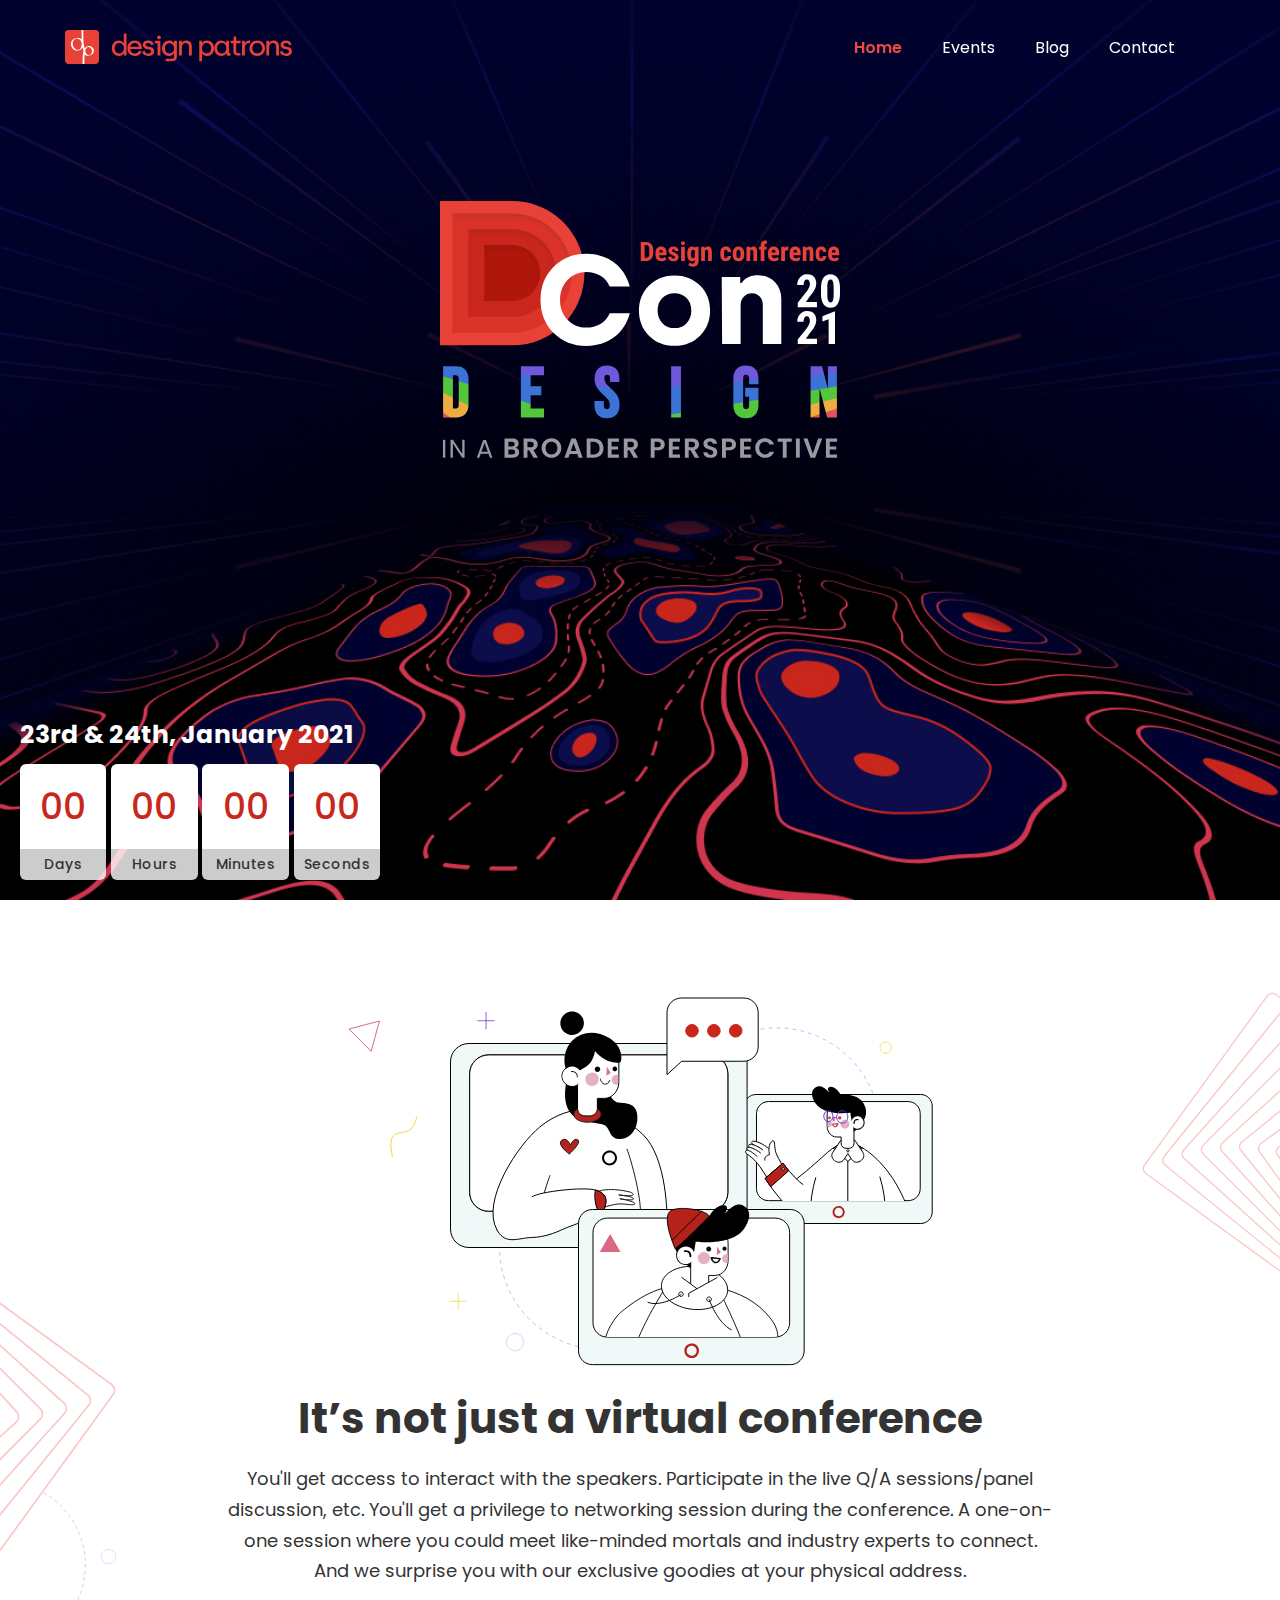
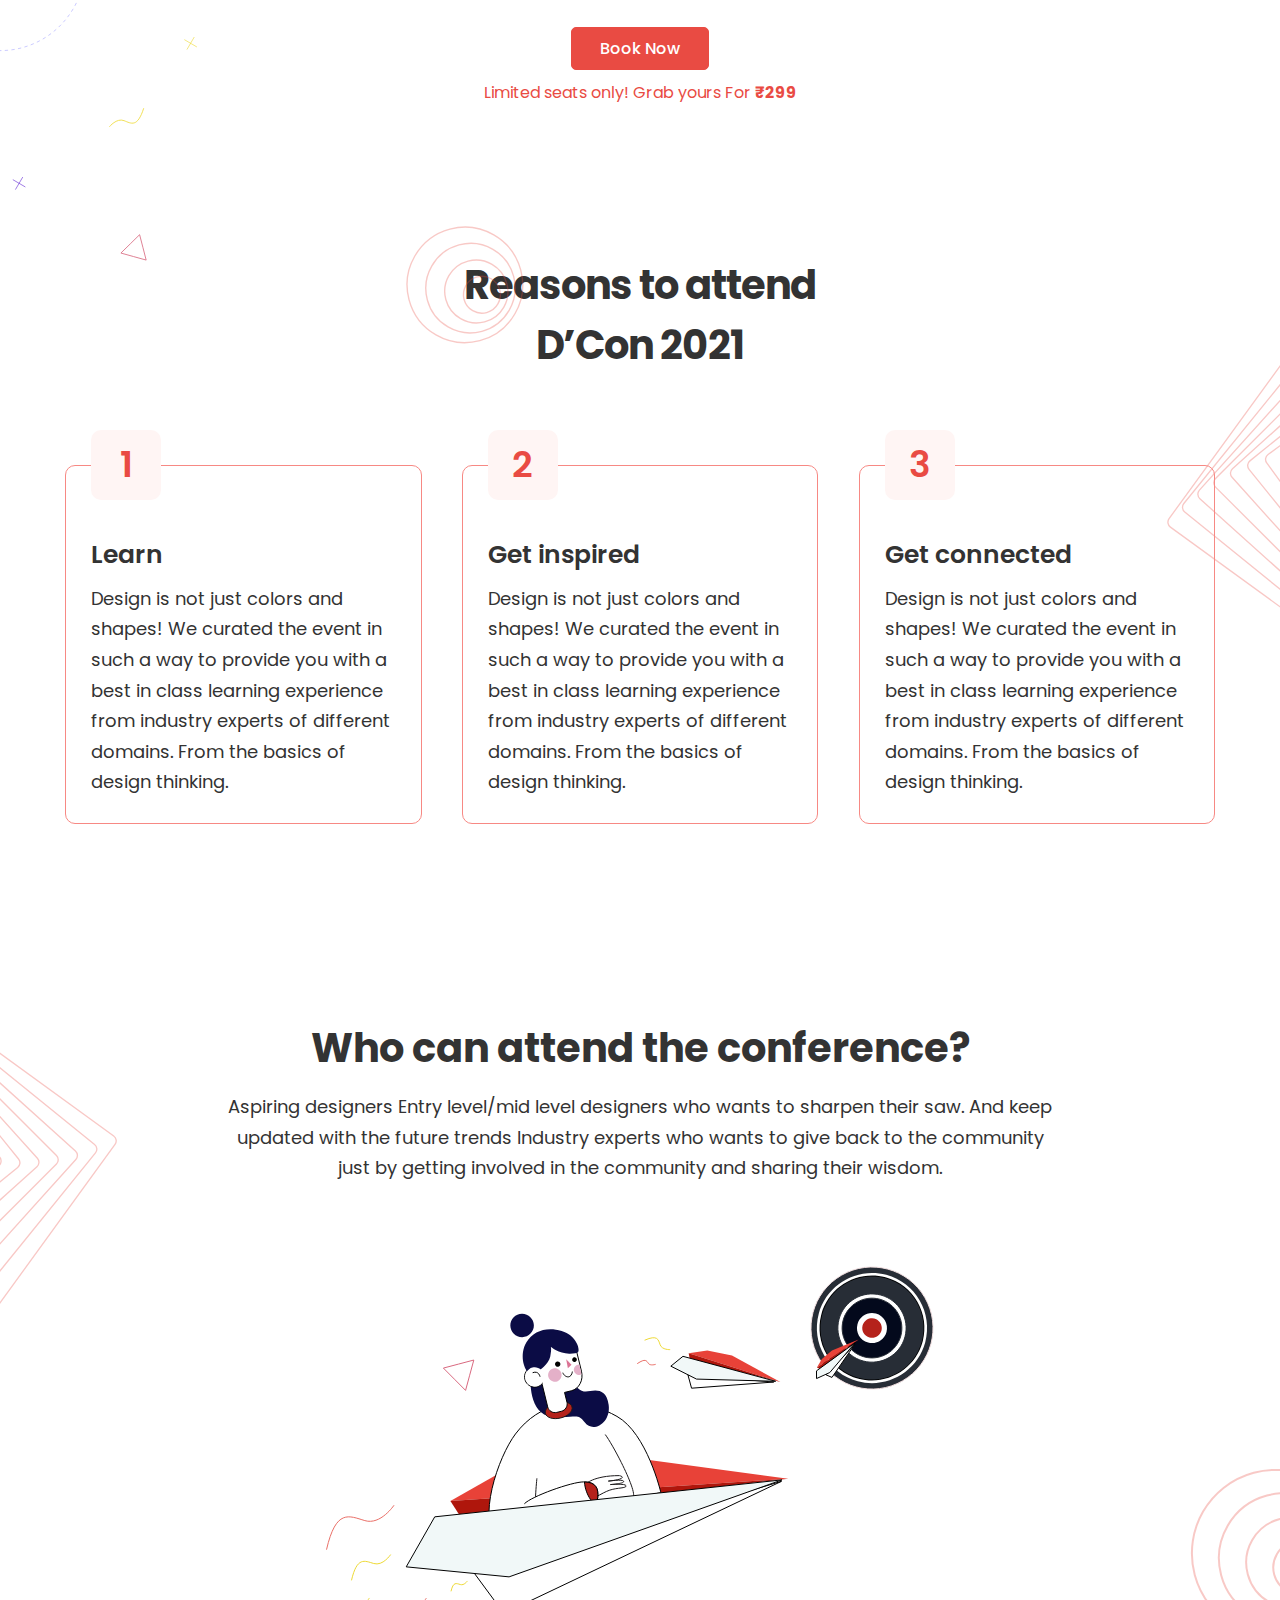
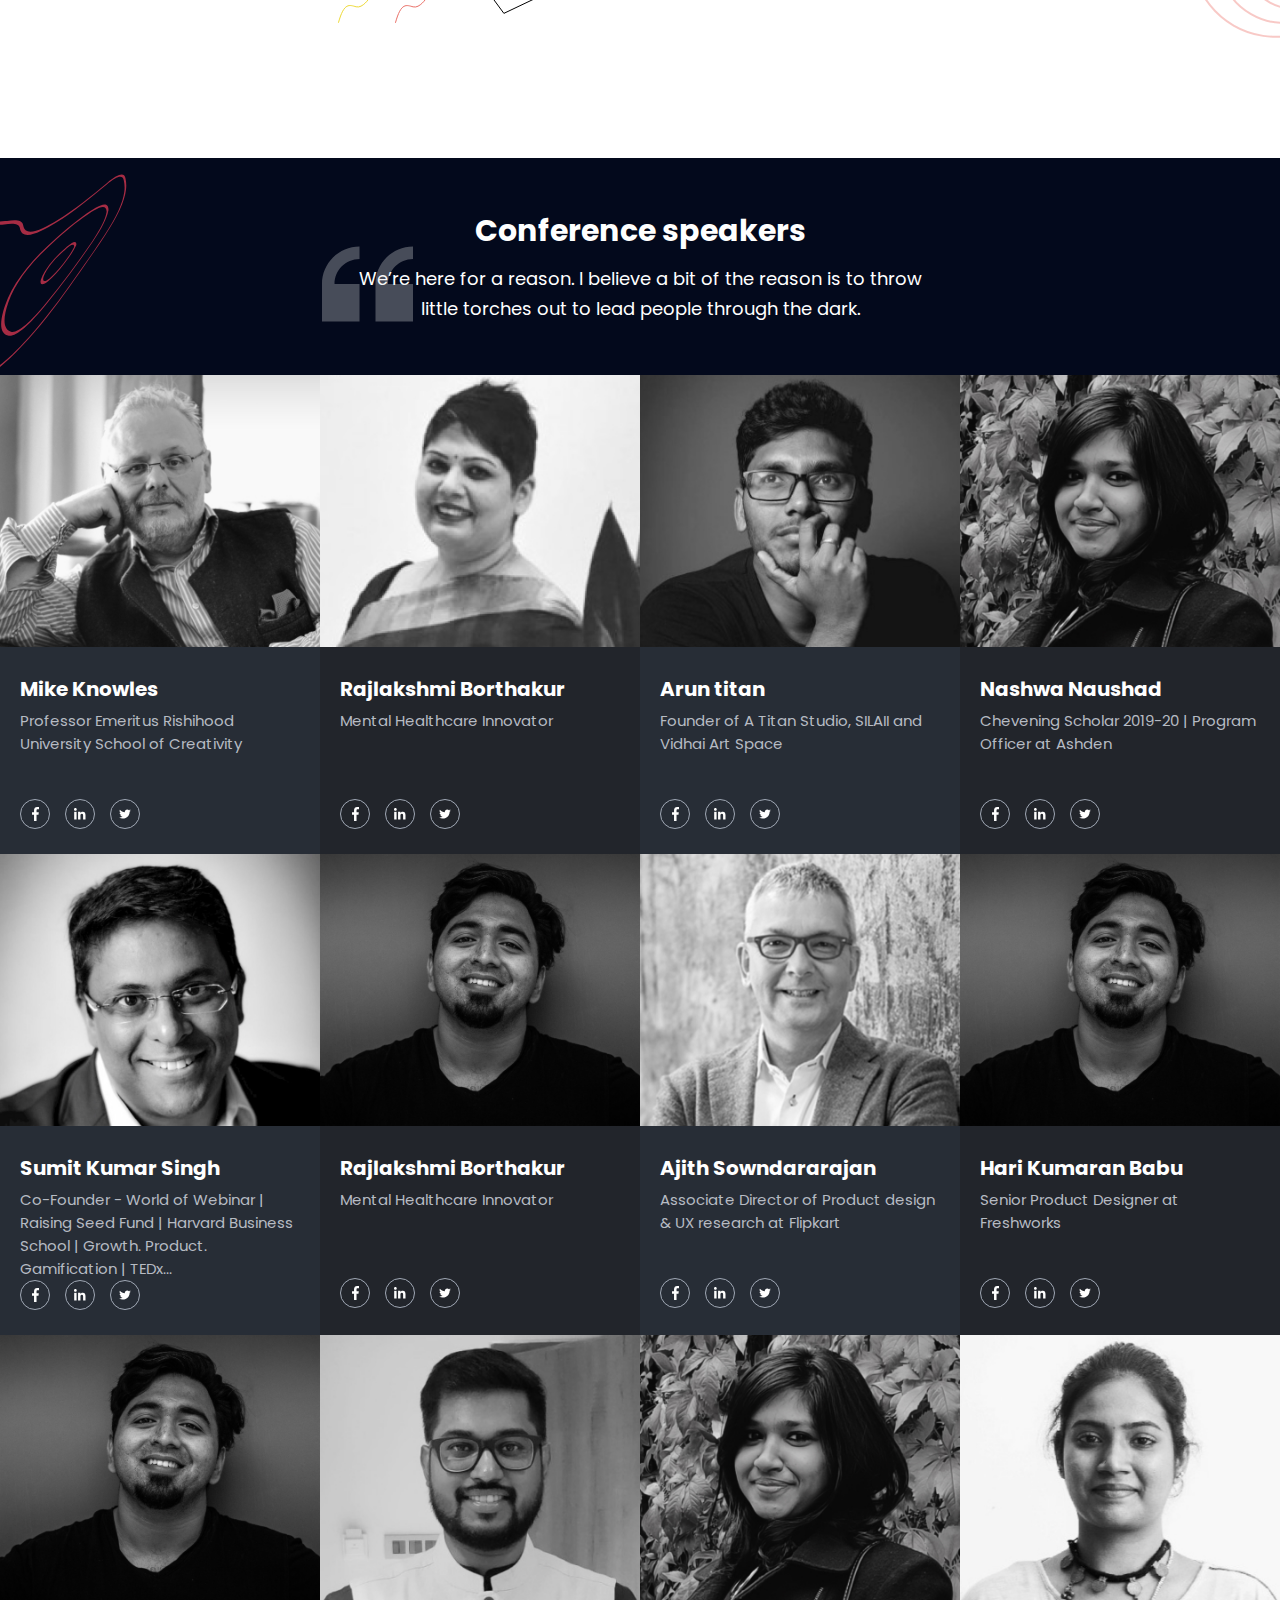
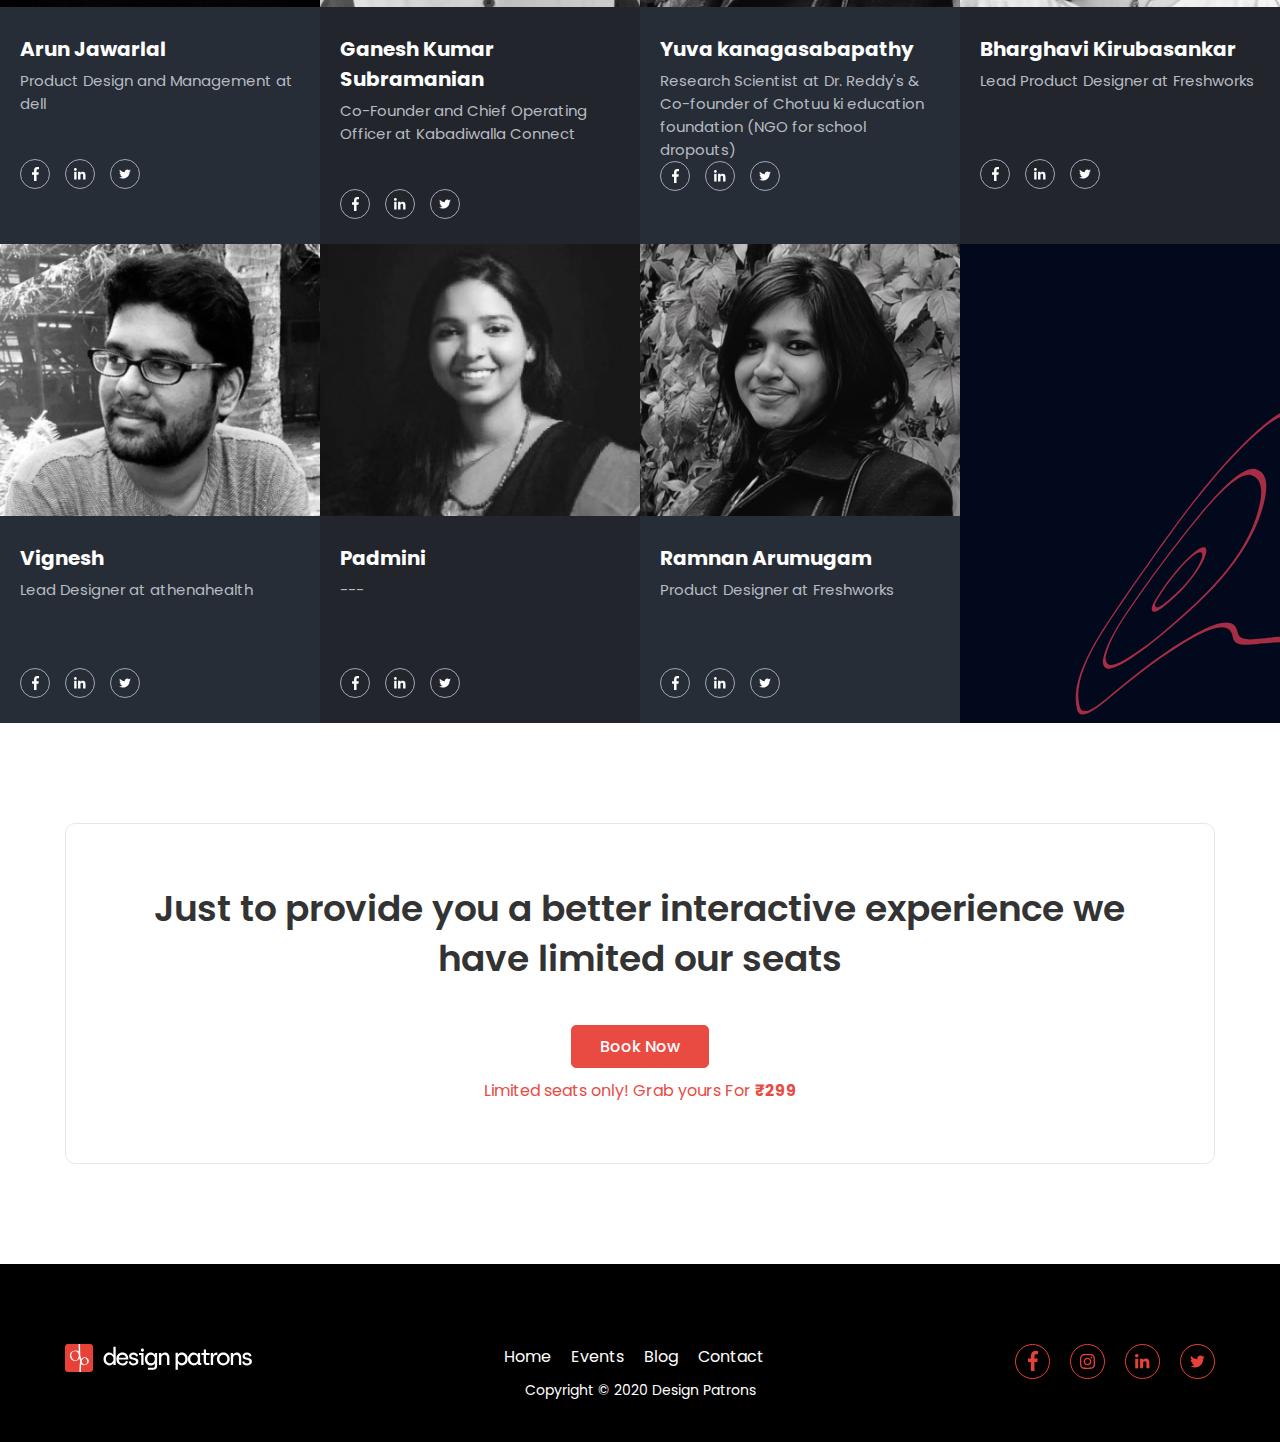
<file: event1.html>
<!DOCTYPE html>
<html>
<head>
	<link href="css/style.css" rel="stylesheet" type="text/css">
	<meta name="viewport" content="width=device-width, initial-scale=1"/>
	 <title>Design Patrons</title>
	 <link rel="icon" type="image/x-icon" href="images/favicon.png" />
	<link rel="preconnect" href="https://fonts.gstatic.com">
	<link rel="stylesheet" href="css/animate.css">
	<link rel="stylesheet" href="css/conference.css">
<link href="https://fonts.googleapis.com/css2?family=Poppins:wght@200;400;500;600;700;800&display=swap" rel="stylesheet">  
</head>
<body>
	<div class="container eventssect">
		<header>
			<div class="wrapper">
			<div class="left">
				<a href="index.html"><img src="images/dp-logo.svg"></a>
			</div>
			<div class="right">
				<ul>
					<li class="active"><a href="index.html">Home</a></li>
					<li><a href="events.html">Events</a></li>
					<li><a href="#">Blog</a></li>
					<li><a href="#">Contact</a></li>
				</ul>
				<div class="hamburger"><span></span><span></span><span></span></div>
			</div>
			</div>
		</header>

		<section class="banner-bg">
			<div class="timer">
				  <h2>23rd & 24th, January 2021</h2>
				  	 <div class="timer-count">
				  	 	<div class="counting"><span class="days num">00</span><span class="label-txt">Days</span></div><div class="counting"><span class="hrs num">00</span><span class="label-txt">Hours</span></div><div class="counting"><span class="min num">00</span><span class="label-txt">Minutes</span></div><div class="counting"><span class="sec num">00</span><span class="label-txt">Seconds</span></div></div>
				  </div>
			<div class="wrapper">
				  <div class="conference-bg">
				  	  <img src="images/conference-img.svg" alt=""/>
				  </div>
				  
			</div>
		</section>

		<section class="design_conf">
			 <div class="wrapper">
			 	 <div class="cont-wrap">
			 	 	    <img src="images/virutualconference.svg" alt=""> 
			 	 		<h4>It’s not just a virtual conference</h4>
			 	 		<p>You'll get access to interact with the speakers. Participate in the live Q/A sessions/panel discussion, etc. You'll get a privilege to networking session during the conference. A one-on-one session where you could meet like-minded mortals and industry experts to connect. And we surprise you with our exclusive goodies at your physical address.</p>
			 	 		<a href="#" class="btn"><span>Book Now</span></a>
			 	 		<span class="decorateline">Limited seats only! Grab yours For <strong>₹299</strong></span>
			 	 </div>
			 	</div> 
			 	 <div class="reason_dcon">
			 	 	<div class="wrapper">
						 	 	  <h5>Reasons to attend 
					D’Con 2021</h5>
					<div class="cols">
					    <div class="col_3">
					    	  <span class="counter">1</span>
					    	  <h3>Learn</h3>
					    	  <p>Design is not just colors and shapes! We curated the event in such a way to provide you with a best in class learning experience from industry experts of different domains. From the basics of design thinking.</p>
					    </div>
					    <div class="col_3">
					    	  <span class="counter">2</span>
					    	  <h3>Get inspired</h3>
					    	  <p>Design is not just colors and shapes! We curated the event in such a way to provide you with a best in class learning experience from industry experts of different domains. From the basics of design thinking.</p>
					    </div>
					    <div class="col_3">
					    	  <span class="counter">3</span>
					    	  <h3>Get connected</h3>
					    	  <p>Design is not just colors and shapes! We curated the event in such a way to provide you with a best in class learning experience from industry experts of different domains. From the basics of design thinking.</p>
					    </div>
					</div>
				  </div>
			 	 </div>
			 	 <div class="cont-wrap whoattend">
			 	 	 <div class="wrapper">
			 	 		<h4>Who can attend the conference?</h4>
			 	 		<p>Aspiring designers Entry level/mid level designers who wants to sharpen their saw. And keep updated with the future trends Industry experts who wants to give back to the community just by getting involved in the community and sharing their wisdom.</p>
			 	 		<img src="images/designpatron-attend.svg" alt=""/>
			 		 </div>
			 </div>
		</section>

		<section class="speakers">
			<div class="wrapper">
				 <h2>Conference speakers</h2>
				 <p>We’re here for a reason. I believe a bit of the reason is to throw little torches out to lead people through the dark.</p>
			</div>
			<div class="speakers-list">
				 <div class="col_4">
				 	 <div class="speaker-img"><img src="images/speaker1.jpg" alt=""></div>
				 	 <div class="speakers-details">
				 	 	 <span class="speaker-name">Mike Knowles</span>
				 	 	 <span class="speaker-description">Professor Emeritus Rishihood University School of Creativity</span>
				 	 	 <div class="social_app">
							   <ul>
								<li class="fb"><a href="https://www.facebook.com/designpatrons/"><img src="images/dp-fb-white.svg" alt="facebook"></a></li>
								
								<li><a href="https://www.linkedin.com/in/design-patrons-b889601b8/" target="_blank"><img src="images/dp-li-in-white.svg" alt="linkedin"></a></li>
								<li><a href="https://twitter.com/designpatrons" target="_blank"><img src="images/dp-twit-white.svg" alt="twitter"></a></li>
							</ul>
				        </div>
				 	 </div>	 
				 </div>
				 <div class="col_4">
				 	 <div class="speaker-img"><img src="images/speaker2.jpg" alt=""></div>
				 	 <div class="speakers-details">
				 	 	 <span class="speaker-name">Rajlakshmi Borthakur</span>
				 	 	 <span class="speaker-description">Mental Healthcare Innovator</span>
				 	 	 <div class="social_app">
					      <ul>
						<li class="fb"><a href="https://www.facebook.com/designpatrons/"><img src="images/dp-fb-white.svg" alt="facebook"></a></li>
						
						<li><a href="https://www.linkedin.com/in/design-patrons-b889601b8/" target="_blank"><img src="images/dp-li-in-white.svg" alt="linkedin"></a></li>
						<li><a href="https://twitter.com/designpatrons" target="_blank"><img src="images/dp-twit-white.svg" alt="twitter"></a></li>
					    </ul>
				      </div>
				 	 </div>	 
				 </div>
				 <div class="col_4">
				 	 <div class="speaker-img"><img src="images/speaker3.jpg" alt=""></div>
				 	 <div class="speakers-details">
				 	 	 <span class="speaker-name">Arun titan</span>
				 	 	 <span class="speaker-description">Founder of A Titan Studio, SILAII and Vidhai Art Space</span>
				 	 	 <div class="social_app">
					      <ul>
						<li class="fb"><a href="https://www.facebook.com/designpatrons/"><img src="images/dp-fb-white.svg" alt="facebook"></a></li>
						
						<li><a href="https://www.linkedin.com/in/design-patrons-b889601b8/" target="_blank"><img src="images/dp-li-in-white.svg" alt="linkedin"></a></li>
						<li><a href="https://twitter.com/designpatrons" target="_blank"><img src="images/dp-twit-white.svg" alt="twitter"></a></li>
					   </ul>
				       </div>
				 	 </div>	 
				 </div>
				 <div class="col_4">
				 	 <div class="speaker-img"><img src="images/speaker4.jpg" alt=""></div>
				 	 <div class="speakers-details">
				 	 	 <span class="speaker-name">Nashwa Naushad</span>
				 	 	 <span class="speaker-description">Chevening Scholar 2019-20 | Program Officer at Ashden</span>
					 	 	 <div class="social_app">
						       <ul>
							<li class="fb"><a href="https://www.facebook.com/designpatrons/"><img src="images/dp-fb-white.svg" alt="facebook"></a></li>
							
							<li><a href="https://www.linkedin.com/in/design-patrons-b889601b8/" target="_blank"><img src="images/dp-li-in-white.svg" alt="linkedin"></a></li>
							<li><a href="https://twitter.com/designpatrons" target="_blank"><img src="images/dp-twit-white.svg" alt="twitter"></a></li>
						      </ul>
					       </div>
				 	 </div>	 
				 </div>
				 <div class="col_4">
				 	 <div class="speaker-img"><img src="images/speaker5.jpg" alt=""></div>
				 	 <div class="speakers-details">
				 	 	 <span class="speaker-name">Sumit Kumar Singh</span>
				 	 	 <span class="speaker-description">Co-Founder - World of Webinar | Raising Seed Fund | Harvard Business School | Growth. Product. Gamification | TEDx...</span>
				 	 	 <div class="social_app">
							   <ul>
								<li class="fb"><a href="https://www.facebook.com/designpatrons/"><img src="images/dp-fb-white.svg" alt="facebook"></a></li>
								
								<li><a href="https://www.linkedin.com/in/design-patrons-b889601b8/" target="_blank"><img src="images/dp-li-in-white.svg" alt="linkedin"></a></li>
								<li><a href="https://twitter.com/designpatrons" target="_blank"><img src="images/dp-twit-white.svg" alt="twitter"></a></li>
							</ul>
				        </div>
				 	 </div>	 
				 </div>
				 <div class="col_4">
				 	 <div class="speaker-img"><img src="images/speaker6.jpg" alt=""></div>
				 	 <div class="speakers-details">
				 	 	 <span class="speaker-name">Rajlakshmi Borthakur</span>
				 	 	 <span class="speaker-description">Mental Healthcare Innovator</span>
				 	 	 <div class="social_app">
					      <ul>
						<li class="fb"><a href="https://www.facebook.com/designpatrons/"><img src="images/dp-fb-white.svg" alt="facebook"></a></li>
						
						<li><a href="https://www.linkedin.com/in/design-patrons-b889601b8/" target="_blank"><img src="images/dp-li-in-white.svg" alt="linkedin"></a></li>
						<li><a href="https://twitter.com/designpatrons" target="_blank"><img src="images/dp-twit-white.svg" alt="twitter"></a></li>
					    </ul>
				      </div>
				 	 </div>	 
				 </div>
				 <div class="col_4">
				 	 <div class="speaker-img"><img src="images/speaker7.jpg" alt=""></div>
				 	 <div class="speakers-details">
				 	 	 <span class="speaker-name">Ajith Sowndararajan</span>
				 	 	 <span class="speaker-description">Associate Director of Product design & UX research at Flipkart</span>
				 	 	 <div class="social_app">
					      <ul>
						<li class="fb"><a href="https://www.facebook.com/designpatrons/"><img src="images/dp-fb-white.svg" alt="facebook"></a></li>
						
						<li><a href="https://www.linkedin.com/in/design-patrons-b889601b8/" target="_blank"><img src="images/dp-li-in-white.svg" alt="linkedin"></a></li>
						<li><a href="https://twitter.com/designpatrons" target="_blank"><img src="images/dp-twit-white.svg" alt="twitter"></a></li>
					   </ul>
				       </div>
				 	 </div>	 
				 </div>
				 <div class="col_4">
				 	 <div class="speaker-img"><img src="images/speaker8.jpg" alt=""></div>
				 	 <div class="speakers-details">
				 	 	 <span class="speaker-name">Hari Kumaran Babu</span>
				 	 	 <span class="speaker-description">Senior Product Designer at Freshworks</span>
					 	 	 <div class="social_app">
						       <ul>
							<li class="fb"><a href="https://www.facebook.com/designpatrons/"><img src="images/dp-fb-white.svg" alt="facebook"></a></li>
							
							<li><a href="https://www.linkedin.com/in/design-patrons-b889601b8/" target="_blank"><img src="images/dp-li-in-white.svg" alt="linkedin"></a></li>
							<li><a href="https://twitter.com/designpatrons" target="_blank"><img src="images/dp-twit-white.svg" alt="twitter"></a></li>
						      </ul>
					       </div>
				 	 </div>	 
				 </div>

				 <div class="col_4">
				 	 <div class="speaker-img"><img src="images/speaker8.jpg" alt=""></div>
				 	 <div class="speakers-details">
				 	 	 <span class="speaker-name">Arun Jawarlal</span>
				 	 	 <span class="speaker-description">Product Design and Management at dell</span>
				 	 	 <div class="social_app">
							   <ul>
								<li class="fb"><a href="https://www.facebook.com/designpatrons/"><img src="images/dp-fb-white.svg" alt="facebook"></a></li>
								
								<li><a href="https://www.linkedin.com/in/design-patrons-b889601b8/" target="_blank"><img src="images/dp-li-in-white.svg" alt="linkedin"></a></li>
								<li><a href="https://twitter.com/designpatrons" target="_blank"><img src="images/dp-twit-white.svg" alt="twitter"></a></li>
							</ul>
				        </div>
				 	 </div>	 
				 </div>
				 <div class="col_4">
				 	 <div class="speaker-img"><img src="images/speaker9.jpg" alt=""></div>
				 	 <div class="speakers-details">
				 	 	 <span class="speaker-name">Ganesh Kumar Subramanian</span>
				 	 	 <span class="speaker-description">Co-Founder and Chief Operating Officer at Kabadiwalla Connect</span>
				 	 	 <div class="social_app">
					      <ul>
						<li class="fb"><a href="https://www.facebook.com/designpatrons/"><img src="images/dp-fb-white.svg" alt="facebook"></a></li>
						
						<li><a href="https://www.linkedin.com/in/design-patrons-b889601b8/" target="_blank"><img src="images/dp-li-in-white.svg" alt="linkedin"></a></li>
						<li><a href="https://twitter.com/designpatrons" target="_blank"><img src="images/dp-twit-white.svg" alt="twitter"></a></li>
					    </ul>
				      </div>
				 	 </div>	 
				 </div>
				 <div class="col_4">
				 	 <div class="speaker-img"><img src="images/speaker4.jpg" alt=""></div>
				 	 <div class="speakers-details">
				 	 	 <span class="speaker-name">Yuva kanagasabapathy</span>
				 	 	 <span class="speaker-description">Research Scientist at Dr. Reddy's & Co-founder of Chotuu ki education foundation (NGO for school dropouts)</span>
				 	 	 <div class="social_app">
					      <ul>
						<li class="fb"><a href="https://www.facebook.com/designpatrons/"><img src="images/dp-fb-white.svg" alt="facebook"></a></li>
						
						<li><a href="https://www.linkedin.com/in/design-patrons-b889601b8/" target="_blank"><img src="images/dp-li-in-white.svg" alt="linkedin"></a></li>
						<li><a href="https://twitter.com/designpatrons" target="_blank"><img src="images/dp-twit-white.svg" alt="twitter"></a></li>
					   </ul>
				       </div>
				 	 </div>	 
				 </div>
				 <div class="col_4">
				 	 <div class="speaker-img"><img src="images/speaker11.jpg" alt=""></div>
				 	 <div class="speakers-details">
				 	 	 <span class="speaker-name">Bharghavi Kirubasankar</span>
				 	 	 <span class="speaker-description">Lead Product Designer at Freshworks</span>
					 	 	 <div class="social_app">
						       <ul>
							<li class="fb"><a href="https://www.facebook.com/designpatrons/"><img src="images/dp-fb-white.svg" alt="facebook"></a></li>
							
							<li><a href="https://www.linkedin.com/in/design-patrons-b889601b8/" target="_blank"><img src="images/dp-li-in-white.svg" alt="linkedin"></a></li>
							<li><a href="https://twitter.com/designpatrons" target="_blank"><img src="images/dp-twit-white.svg" alt="twitter"></a></li>
						      </ul>
					       </div>
				 	 </div>	 
				 </div>

				 <div class="col_4">
				 	 <div class="speaker-img"><img src="images/speaker12.jpg" alt=""></div>
				 	 <div class="speakers-details">
				 	 	 <span class="speaker-name">Vignesh</span>
				 	 	 <span class="speaker-description">Lead Designer at athenahealth</span>
				 	 	 <div class="social_app">
							   <ul>
								<li class="fb"><a href="https://www.facebook.com/designpatrons/"><img src="images/dp-fb-white.svg" alt="facebook"></a></li>
								
								<li><a href="https://www.linkedin.com/in/design-patrons-b889601b8/" target="_blank"><img src="images/dp-li-in-white.svg" alt="linkedin"></a></li>
								<li><a href="https://twitter.com/designpatrons" target="_blank"><img src="images/dp-twit-white.svg" alt="twitter"></a></li>
							</ul>
				        </div>
				 	 </div>	 
				 </div>
				 <div class="col_4">
				 	 <div class="speaker-img"><img src="images/speaker13.jpg" alt=""></div>
				 	 <div class="speakers-details">
				 	 	 <span class="speaker-name">Padmini</span>
				 	 	 <span class="speaker-description">---</span>
				 	 	 <div class="social_app">
					      <ul>
						<li class="fb"><a href="https://www.facebook.com/designpatrons/"><img src="images/dp-fb-white.svg" alt="facebook"></a></li>
						
						<li><a href="https://www.linkedin.com/in/design-patrons-b889601b8/" target="_blank"><img src="images/dp-li-in-white.svg" alt="linkedin"></a></li>
						<li><a href="https://twitter.com/designpatrons" target="_blank"><img src="images/dp-twit-white.svg" alt="twitter"></a></li>
					    </ul>
				      </div>
				 	 </div>	 
				 </div>
				 <div class="col_4">
				 	 <div class="speaker-img"><img src="images/speaker4.jpg" alt=""></div>
				 	 <div class="speakers-details">
				 	 	 <span class="speaker-name">Ramnan Arumugam</span>
				 	 	 <span class="speaker-description">Product Designer at Freshworks</span>
				 	 	 <div class="social_app">
					      <ul>
						<li class="fb"><a href="https://www.facebook.com/designpatrons/"><img src="images/dp-fb-white.svg" alt="facebook"></a></li>
						
						<li><a href="https://www.linkedin.com/in/design-patrons-b889601b8/" target="_blank"><img src="images/dp-li-in-white.svg" alt="linkedin"></a></li>
						<li><a href="https://twitter.com/designpatrons" target="_blank"><img src="images/dp-twit-white.svg" alt="twitter"></a></li>
					   </ul>
				       </div>
				 	 </div>	 
				 </div>
				 <div class="col_4">
				 	 
				 </div>
			</div>
		</section>

		<section class="pricing">
			<div class="wrapper">
				   <div class="cont-wrap">
			 	 	    
			 	 		<h4>Just to provide you a better interactive experience we have limited our seats</h4>
			 	 		
			 	 		<a href="#" class="btn"><span>Book Now</span></a>
			 	 		<span class="decorateline">Limited seats only! Grab yours For <strong>₹299</strong></span>
			 	 </div>
			</div>
		</section>
		<footer>
			<div class="wrapper">
			<div class="innr_wrap">
				<div>
					<a href="index.html"><img src="images/footer_dp_logo.svg" alt=""></a>
				</div>
				<div class="footer_nav">
					<ul>
						<li><a href="index.html">Home</a></li>
						<li><a href="events.html">Events</a></li>
						<li><a href="#">Blog</a></li>
						<li><a href="#">Contact</a></li>
					</ul>
				</div>
				<div class="social_app">
					<ul>
						<li class="fb"><a href="https://www.facebook.com/designpatrons/"><img src="images/dp-fb.svg" alt="facebook"></a></li>
						<li><a href="https://www.instagram.com/designpatrons/" target="_blank"><img src="images/dp-insta.svg" alt="instagram"></a></li>
						<li><a href="https://www.linkedin.com/in/design-patrons-b889601b8/" target="_blank"><img src="images/dp-li-in.svg" alt="linkedin"></a></li>
						<li><a href="https://twitter.com/designpatrons" target="_blank"><img src="images/dp-twit.svg" alt="twitter"></a></li>
					</ul>
				</div>
			</div>
			 <p>Copyright © <span class="getYear">2020</span> Design Patrons</p>
			</div>
		</footer>
		  
	</div>	
</body>
</html>
<script src="js/jquery.min.js"></script>
<script src="js/jquery.countTo.js"></script>
<script src="js/owl.carousel.min.js"></script>
<script type="text/javascript" src="js/alertify.min.js"></script>
<script src="js/jquery.min.js"></script>
<script src="js/slick.min.js"></script>
<script src="js/main.js"></script>
<script>
	 $(document).ready(function(){

        var visible;
        var sectionAnimation = function() {
            $('.to-animate').each(function(index, element) {
                var $this = $(this),
                    dataAnimate = $(this).data('animate'),
                    $delay = $(this).data('delay');
                visible = isInViewport(this);
                if (visible) {
                    setTimeout(function() {
                        $this.addClass(dataAnimate);
                    }, $delay);
                }
            });
        };
        sectionAnimation();

        var headerFix = function(){
        	if($(window).scrollTop() > $('.design_conf').offset().top - 200){
        			$('header').addClass('active');
        	}
        	else{
        			$('header').removeClass('active');
        	}
        }
       $(document).on('click','.hamburger',function(){
       	$(this).toggleClass('open');
       	$('header .right ul').toggleClass('open');
       	$('body').toggleClass('overhide');
       });
        $(window).scroll(function(){
        	sectionAnimation();
        	headerFix();
        });

        function add_time(num) {
    return ( num < 10 ? "0" : "" ) + num;
  }
  
setInterval(function() {
  var date1 = new Date(); 
  var date2 = new Date( "jan 24 2021 13:00:00" );
  var res = Math.abs(date1 - date2) / 1000; 
  var days = Math.floor(res / 86400);
  var hours = Math.floor(res / 3600) % 24;
  var minutes = Math.floor(res / 60) % 60;

   var seconds = res % 60;
   days = add_time(days); 
  hours = add_time(hours);
  minutes = add_time(minutes);
seconds = add_time(parseInt(seconds));
if(date1 > date2){
  $(".days").text("00");
  $(".hrs").text("00");
  $(".min").text("00");
  $(".sec").text("00");
}
else{
  $(".days").text(days);
  $(".hrs").text(hours);
  $(".min").text(minutes);
  $(".sec").text(seconds);
 }
}, 1000);
 

    });

	 function isInViewport(node) {
        var rect = node.getBoundingClientRect();
        return (
             rect.bottom >= 0 &&
            rect.right >= 0 &&
            rect.top <= (window.innerHeight || document.documentElement.clientHeight) &&
            rect.left <= (window.innerWidth || document.documentElement.clientWidth)
        )
    }
</script>
</file>
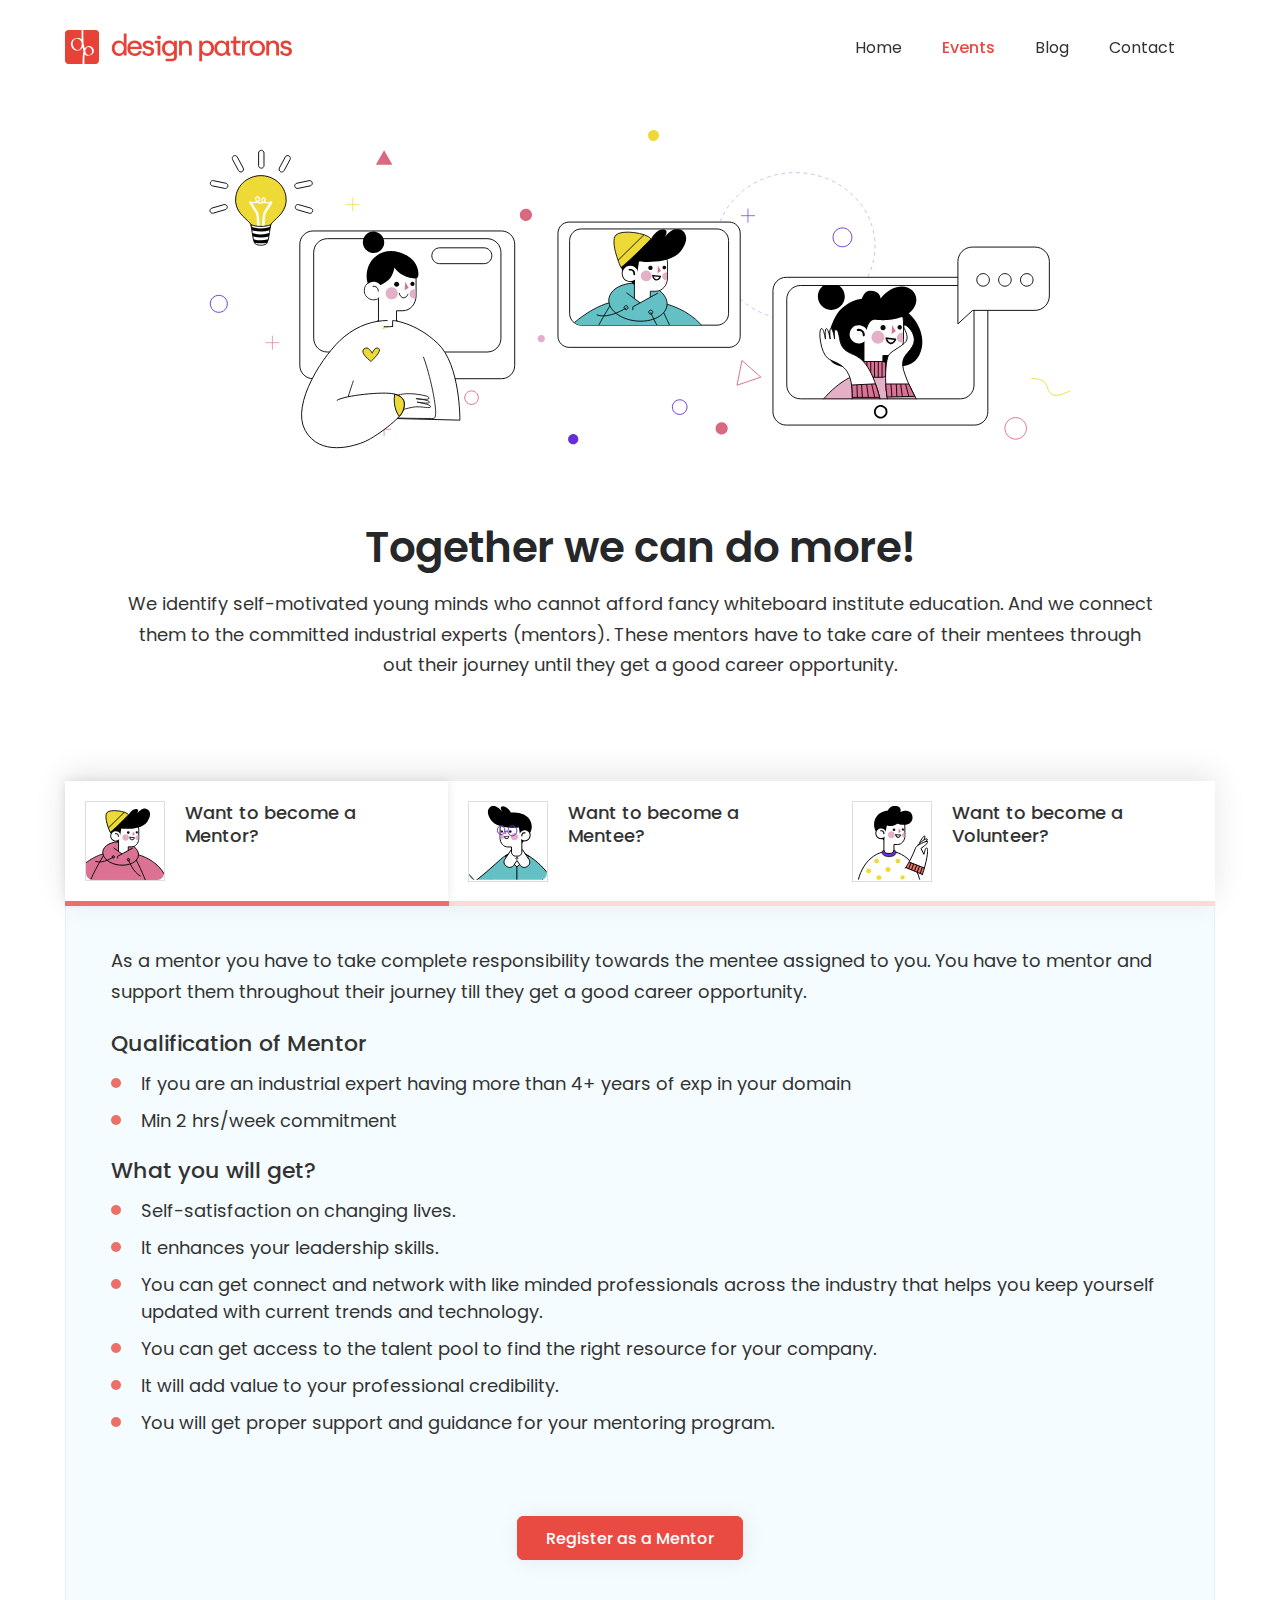
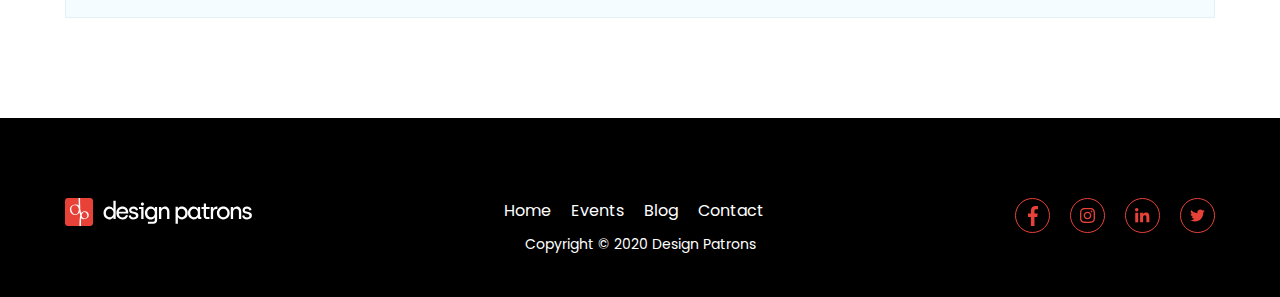
<file: events.html>
<!DOCTYPE html>
<html>
<head>
	<link href="css/style.css" rel="stylesheet" type="text/css">
	<meta name="viewport" content="width=device-width, initial-scale=1"/>
	 <title>Design Patrons</title>
	<link rel="preconnect" href="https://fonts.gstatic.com">
	<link rel="stylesheet" href="css/event.css">
<link href="https://fonts.googleapis.com/css2?family=Poppins:wght@200;400;500;600;700;800&display=swap" rel="stylesheet">  
</head>
<body>
	<div class="container">
		<header>
			<div class="wrapper">
			<div class="left">
				<a href="#"><img src="images/dp-logo.svg"></a>
			</div>
			<div class="right">
				<ul>
					<li><a href="index.html">Home</a></li>
					<li class="active"><a href="events.html">Events</a></li>
					<li><a href="#">Blog</a></li>
					<li><a href="#">Contact</a></li>
				</ul>
				<div class="hamburger"><span></span><span></span><span></span></div>
			</div>
			</div>
		</header>
		<div class="wrapper">
			  <div class="banner-section">
			  	    <div class="banner-image"><img src="images/event-bg.svg" alt=""></div>
			  		<h1>Together we can do more!</h1>	
			  		<p>We identify self-motivated young minds who cannot afford fancy whiteboard institute education. And we connect them to the committed industrial experts (mentors). These mentors have to take care of their mentees through out their journey until they get a good career opportunity.</p>
			  </div>

			  <div class="event-tabs">
			  	 <div class="tab-section">
			  	 	<div class="list-section">
			  	 		<span class="movTabline">&nbsp;</span>
			  	 		<ul class="main-tab">
			  	 		<li class="active">
			  	 			<span class="tab1img"><img src="images/mentor1.svg" alt=""/></span>
			  	 			<em>Want to become a Mentor?</em>
			  	 		</li>
			  	 		<li>
			  	 			<span class="tab1img"><img src="images/mentee1.svg" alt=""/></span>
			  	 			<em>Want to become a Mentee?</em>
			  	 		</li>
			  	 		<li>
			  	 			<span class="tab1img"><img src="images/voluntee.svg" alt=""/></span>
			  	 			<em>Want to become a Volunteer?</em>
			  	 		</li>
			  	 	</ul></div>
			  	 	<div class="tab-container">
			  	 		 <div class="tabs">
			  	 		 	  <p class="content">As a mentor you have to take complete responsibility towards the mentee assigned to you. You have to mentor and support them throughout their journey till they get a good career opportunity.</p>
			  	 		 	  <div class="list-container">
			  	 		 	  	   <h3>Qualification of Mentor</h3>
			  	 		 	  	   <ul>
			  	 		 	  	   		<li>If you are an industrial expert having more than 4+ years of exp in your domain</li>
										<li>Min 2 hrs/week commitment</li>
			  	 		 	  	   </ul>
			  	 		 	  </div>
			  	 		 	  <div class="list-container">
			  	 		 	  	   <h3>What you will get?
</h3>
			  	 		 	  	   <ul>
			  	 		 	  	   		<li>Self-satisfaction on changing lives.</li>
										<li>It enhances your leadership skills.</li>
										<li>You can get connect and network with like minded professionals across the industry that helps you keep yourself updated with current trends and technology.</li>
										<li>You can get access to the talent pool to find the right resource for your company.
										</li>
									 <li> It will add value to your professional credibility.</li>
									 <li> You will get proper support and guidance for your mentoring program.</li>
										
			  	 		 	  	   </ul>
			  	 		 	  </div>
			  	 		 	 <div class="btn-container"> <a href="https://docs.google.com/forms/d/e/1FAIpQLScaIqTz156iWZca6Am-2uHpV5u6tYu0XNTzg0X64GTHgq0iZw/viewform" class="btn mentor">Register as a Mentor</a></div>
			  	 		 </div>
			  	 		 <div class="tabs hide">
			  	 		 	  <p class="content">If you are someone who is passionately looking for an opportunity to learn things from the experts.
You can register as a mentee.</p>
			  	 		 	  <div class="list-container">
			  	 		 	  	   <h3>Qualification of Mentor</h3>
			  	 		 	  	   <ul>
			  	 		 	  	   		<li>As a mentee you need to be committed to learn things.</li>
										<li>Passionate listener/learner.</li>
										<li>Have to do a lot of assignments/exercises/ practise to improve your design skills.
</li>
			  	 		 	  	   </ul>
			  	 		 	  </div>
			  	 		 	  <div class="list-container">
			  	 		 	  	   <h3>What you will get?
</h3>
			  	 		 	  	   <ul>
			  	 		 	  	   		<li>You will get a guided mentorship program  from the industrial experts throughout your journey with us... till you get a good career opportunity.</li>
										
										
			  	 		 	  	   </ul>
			  	 		 	  </div>
			  	 		 	 <div class="btn-container"> <a href="" class="btn mentor">Register as a Mentee</a></div>
			  	 		 </div>
			  	 		 <div class="tabs hide">
			  	 		 	  <p class="content">As a volunteer you can help us in our community works
(it includes, writing, designing, art any skills)
You can help us identify the right mentee/mentor. And to connect them
Social media, Design, PR, content writing, etc.,
</p>
			  	 		 	  <div class="list-container">
			  	 		 	  	   <h3>What we need in our volunteer</h3>
			  	 		 	  	   <ul>
			  	 		 	  	   		<li>Helping us in identifying the right mentor/mentee.</li>
										<li>Connect the right mentors to the right deserving mentees.</li>
										<li>Involvement in our community work.</li>
										<li>Community work includes Social media markekting, designing for social media campaingns and posts, PR, Content writing, etc.,.</li>
			  	 		 	  	   </ul>
			  	 		 	  </div>
			  	 		 	  
			  	 		 	 <div class="btn-container"> <a href="" class="btn mentor">Register as a Volunteer</a></div>
			  	 		 </div>
			  	 	</div>	
			  	 </div>
			  </div>


		</div>	
		<footer>
			<div class="wrapper">
			<div class="innr_wrap">
				<div>
					<a href="#"><img src="images/footer_dp_logo.svg" alt=""></a>
				</div>
				<div class="footer_nav">
					<ul>
						<li><a href="index.html">Home</a></li>
						<li><a href="events.html">Events</a></li>
						<li><a href="#">Blog</a></li>
						<li><a href="#">Contact</a></li>
					</ul>
				</div>
				<div class="social_app">
					<ul>
						<li class="fb"><a href="https://www.facebook.com/designpatrons/"><img src="images/dp-fb.svg" alt="facebook"></a></li>
						<li><a href="https://www.instagram.com/designpatrons/" target="_blank"><img src="images/dp-insta.svg" alt="instagram"></a></li>
						<li><a href="https://www.linkedin.com/in/design-patrons-b889601b8/" target="_blank"><img src="images/dp-li-in.svg" alt="linkedin"></a></li>
						<li><a href="https://twitter.com/designpatrons" target="_blank"><img src="images/dp-twit.svg" alt="twitter"></a></li>
					</ul>
				</div>
			</div>
			 <p>Copyright © <span class="getYear">2020</span> Design Patrons</p>
			</div>
		</footer>	  
	</div>	
</body>
</html>
<script src="js/jquery.min.js"></script>
<script src="js/jquery.countTo.js"></script>
<script src="js/owl.carousel.min.js"></script>
<script type="text/javascript" src="js/alertify.min.js"></script>
<script src="js/slick.min.js"></script>
<script>
	$(document).ready(function(){
		$(document).on('click','.main-tab li',function(){
  var ind = $(this).index();
  var getLeft = $(this).position().left; 
  var getWidth = $(this).outerWidth(); 
  
  $('.main-tab li').removeClass('active');
  $('.movTabline').css({'left':getLeft,'width':getWidth});
  $(this).addClass('active');
  $('.tabs').addClass('hide');
  $('.tabs').eq(ind).removeClass('hide').fadeIn(200);
});
	});
</script>
</file>
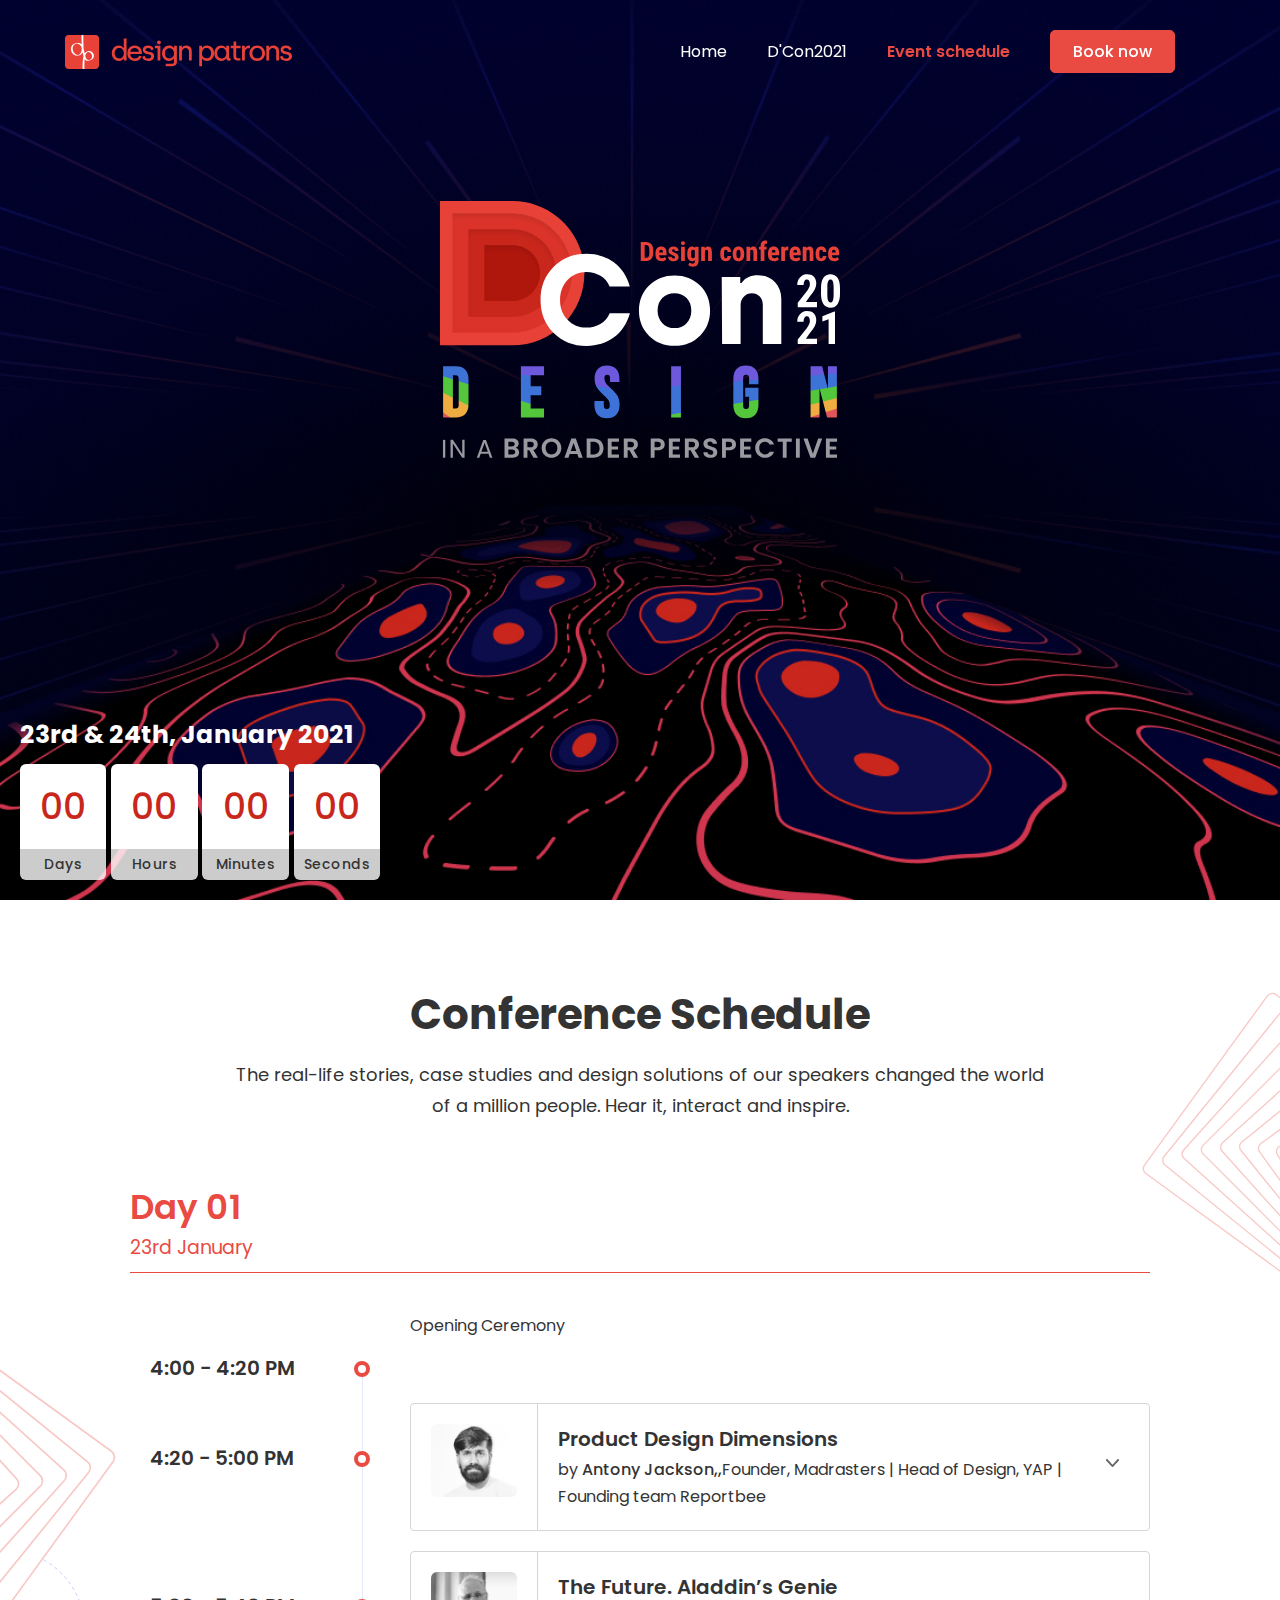
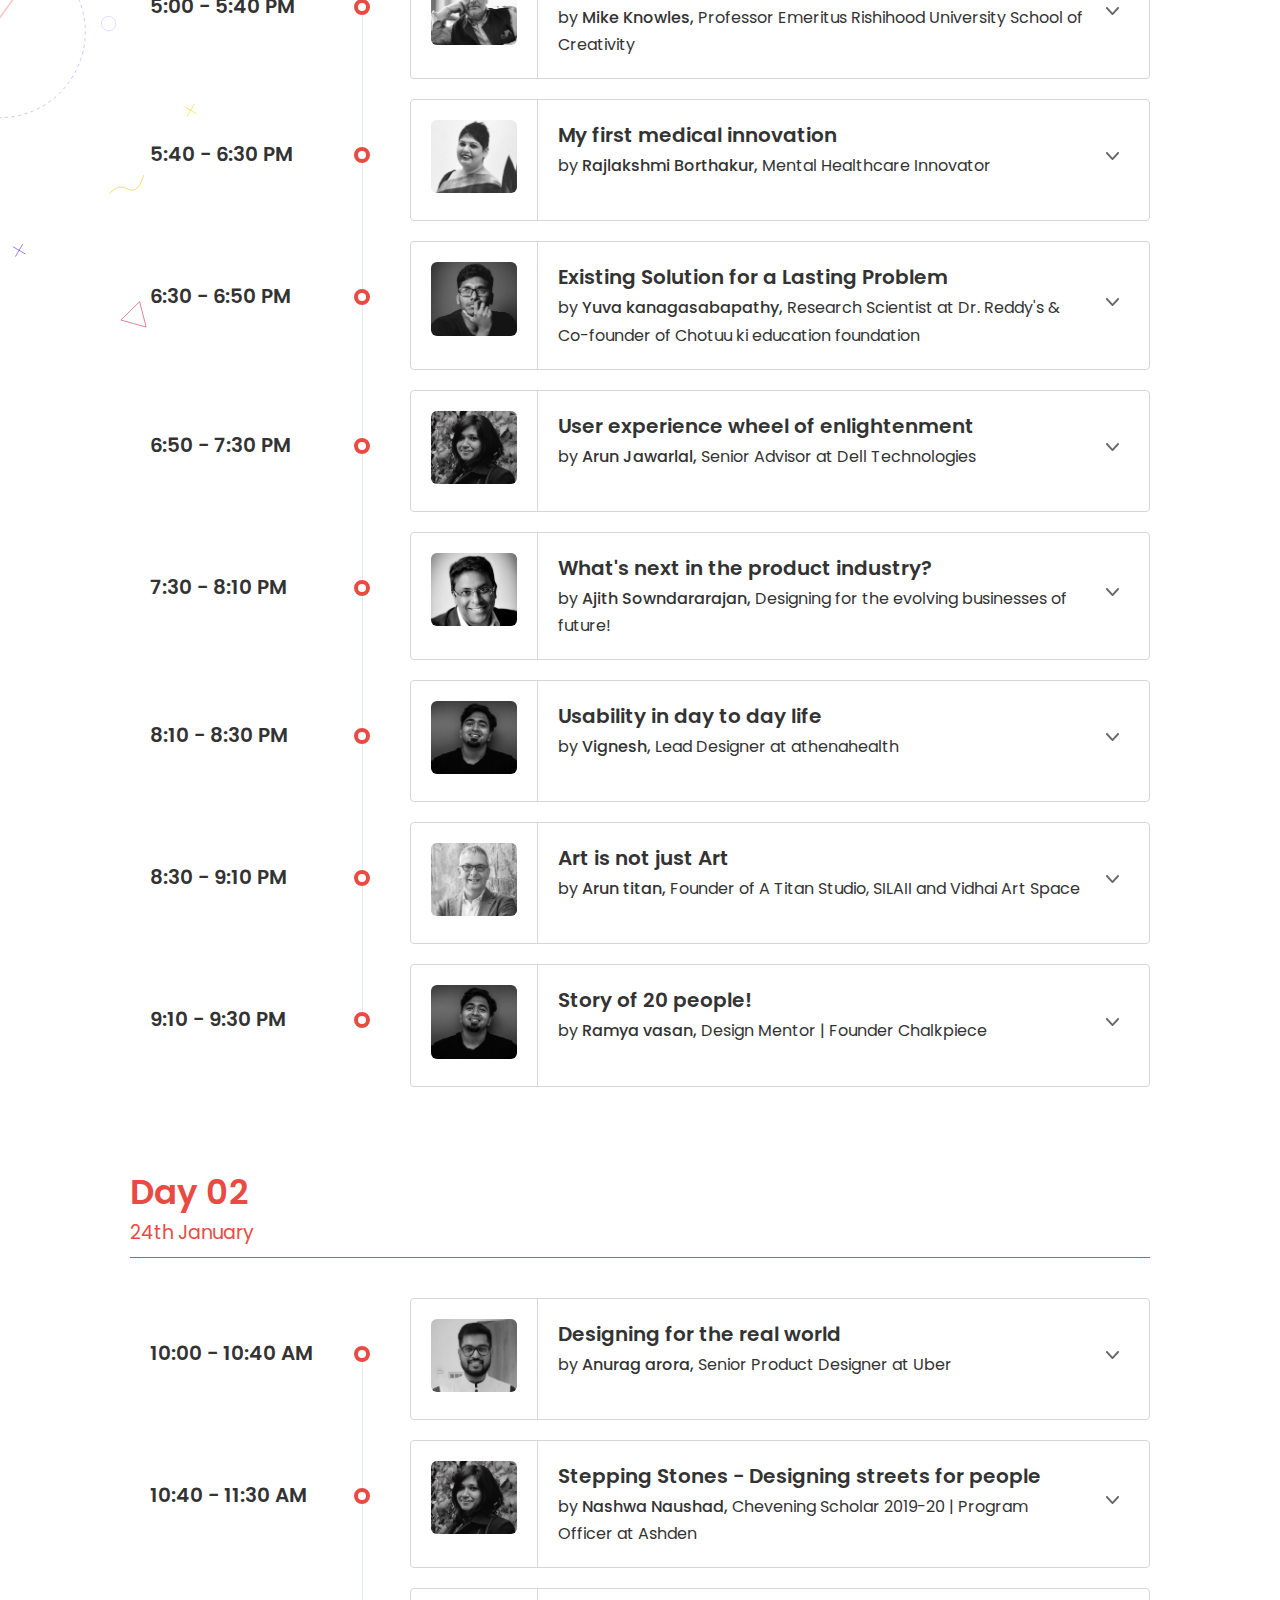
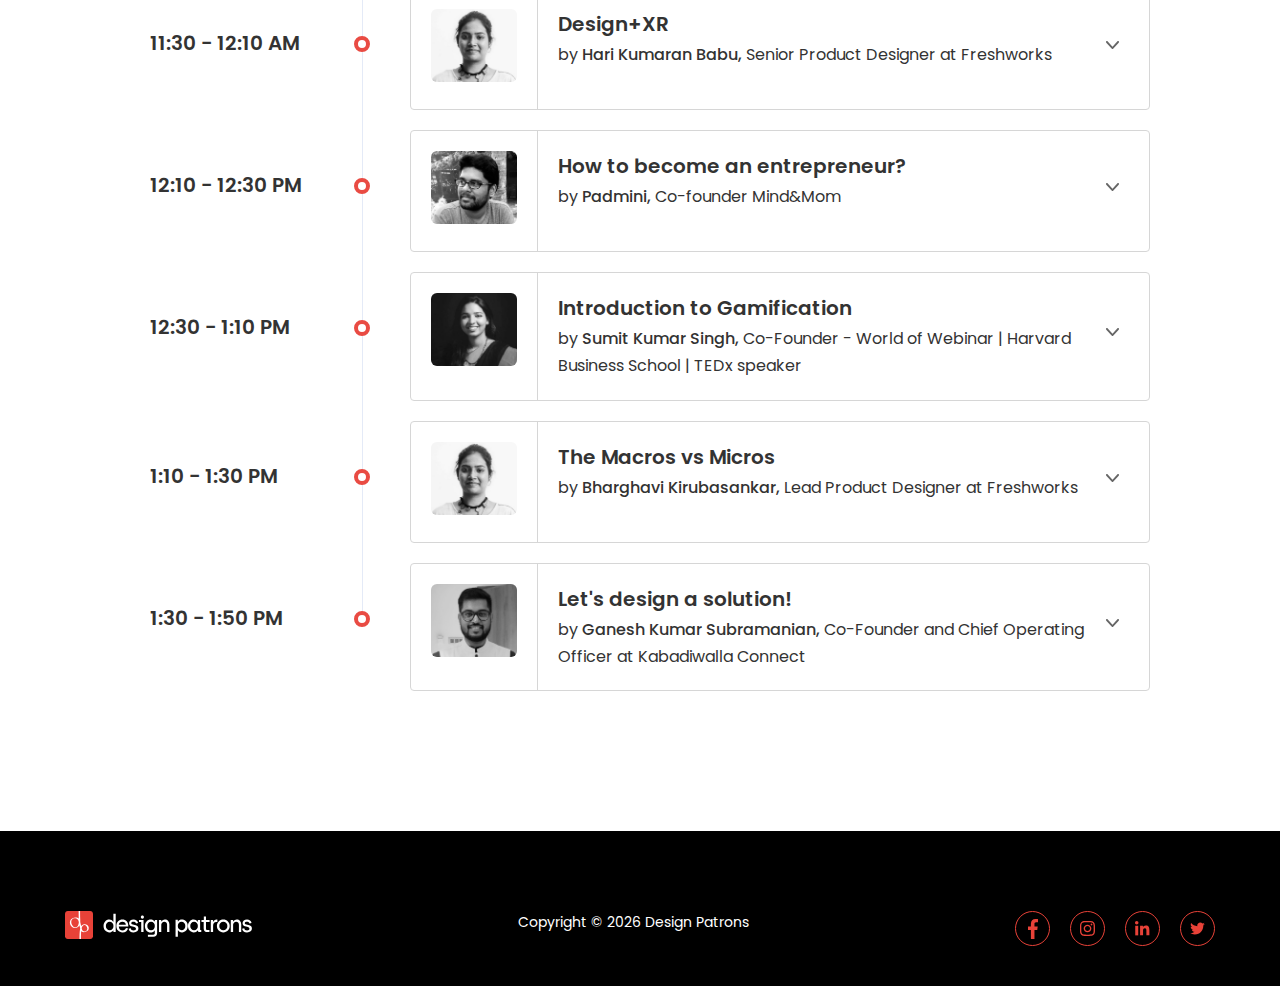
<file: eventschedule.html>
<!DOCTYPE html>
<html>
<head>
	<link href="css/style.css" rel="stylesheet" type="text/css">
	<meta name="viewport" content="width=device-width, initial-scale=1"/>
	 <title>Design Patrons | D'con</title>
	 <link rel="icon" type="image/x-icon" href="images/favicon.png" />
	<link rel="preconnect" href="https://fonts.gstatic.com">
	<link rel="stylesheet" href="css/animate.css">
	<link rel="stylesheet" href="css/conference.css">
<link href="https://fonts.googleapis.com/css2?family=Poppins:wght@200;400;500;600;700;800&display=swap" rel="stylesheet">  
</head>
<body>
	<div class="container eventssect">
		<header>
			<div class="wrapper">
			<div class="left">
				<a href="index.html"><img src="images/dp-logo.svg"></a>
			</div>
			<div class="right">
				<ul>
					<li ><a href="index.html">Home</a></li>
					<li><a href="dcon.html">D'Con2021</a></li>
					<li class="active"><a href="eventschedule.html">Event schedule</a></li>
					<li><a href="https://docs.google.com/forms/d/e/1FAIpQLSfT5UGDcuySnNuBdy5I2PdArrkigRbiNylHEcUScDacFrw5cA/viewform" target="_blank" class="btn booknow">Book now</a></li>
				</ul>
				<div class="hamburger"><span></span><span></span><span></span></div>
			</div>
			</div>
		</header>

		<section class="banner-bg">
			<div class="timer">
				  <h2>23rd & 24th, January 2021</h2>
				  	 <div class="timer-count">
				  	 	<div class="counting"><span class="days num">00</span><span class="label-txt">Days</span></div><div class="counting"><span class="hrs num">00</span><span class="label-txt">Hours</span></div><div class="counting"><span class="min num">00</span><span class="label-txt">Minutes</span></div><div class="counting"><span class="sec num">00</span><span class="label-txt">Seconds</span></div></div>
				  </div>
			<div class="wrapper">
				  <div class="conference-bg">
				  	  <img src="images/conference-img.svg" alt=""/>
				  </div>
				  
			</div>
		</section>

		<section class="design_conf schedule">
			 <div class="wrapper">
			 	 <div class="cont-wrap">
			 	 	
			 	 		<h4>Conference Schedule</h4>
			 	 		<p>The real-life stories, case studies and design solutions of our speakers changed the world of a million people. Hear it, interact and inspire. </p>
			 	 		
			 	 		
			 	 </div>
			 	</div> 
			 	 
			 	 <section class="eventschedule" >
			<div class="wrapper">
				 <div class="title">
						<div class="daysht">Day 01 <span>23rd January</span></div>
				</div>

				<div class="accordcontainer">
					<div class="speakerscontainer">
							  <div class="speakersleft">
							  		<span class="timeschedule">4:00 - 4:20 PM</span>	
							  </div>
							  <div class="speakersright">
							  		<div class="opentitle">Opening Ceremony</div>
							  </div>
						</div>
					<div class="speakerscontainer">
							  <div class="speakersleft">
							  		<span class="timeschedule">4:20 - 5:00 PM</span>	
							  </div>
							  <div class="speakersright">
							  		<div class="accordtitle">
							  			<div class="speakersimg"><img src="images/speaker16.jpg" alt=""></div>
							  			<div class="speakersdesc">
							  				<h3>Product Design Dimensions</h3>
							  				<p>by <strong>Antony Jackson,,</strong>Founder, Madrasters | Head of Design, YAP | Founding team Reportbee</p>
							  			</div>
							  		</div>
							  		<div class="accorddetails">
							  			 <p>Founder, Madrasters (http://madrasters.com) | Head of Design, Content, Mobile & Web Front-end development - YAPPAY / M2P | Founding Member, Report Bee Edu Sys Pvt Ltd | CUA Expert | Former, Head of Design (Technology) - Xseed Education | Principle Design Consultant.</p>
							  			 <h6>Product Design Dimensions</h6>
							  			 <p>
							  			 	 Any graphical information that is easy to understand is DESIGN. Product Design has its evolution and structure. It evolved in various stages. The topic will give you a fundamental understanding of the Product Design holistic. I will be sharing a few principles and case studies to get closer to the Product Design Dimension. 
							  			 </p>
							  		</div>
							  </div>
						</div>
						<div class="speakerscontainer">
							  <div class="speakersleft">
							  		<span class="timeschedule">5:00 - 5:40 PM</span>	
							  </div>
							  <div class="speakersright">
							  		<div class="accordtitle">
							  			<div class="speakersimg"><img src="images/speaker1.jpg" alt=""></div>
							  			<div class="speakersdesc">
							  				<h3>The Future. Aladdin’s Genie</h3>
							  				<p>by <strong>Mike Knowles,</strong> Professor Emeritus Rishihood University School of Creativity</p>
							  			</div>
							  		</div>
							  		<div class="accorddetails">
							  			 <p>A Very simple. Design Practitioner and Educator. Emeritus Professor Rishihood University School of Creativity. Education Director Seetu Kholi + Mike Knowles Academy for Creative Arts, Design and Making. Dean Silver Line Creativity Research Cell. Formerly Visiting Professor University of the carts.</p>
							  			 <h6>The Future. Aladdin’s Genie </h6>
							  			 <p>
							  			 	 Design Expert Mike Knowles will talk about how human intuition remains imperative for the future of design technology and Will give an overview of losing your creativity and regaining it! 
							  			 </p>
							  		</div>
							  </div>
						</div>

						<div class="speakerscontainer">
							  <div class="speakersleft">
							  		<span class="timeschedule">5:40 - 6:30 PM</span>	
							  </div>
							  <div class="speakersright">
							  		<div class="accordtitle">
							  			<div class="speakersimg"><img src="images/speaker2.jpg" alt=""></div>
							  			<div class="speakersdesc">
							  				<h3>My first medical innovation</h3>
							  				<p>by <strong>Rajlakshmi Borthakur,</strong> Mental Healthcare Innovator</p>
							  			</div>
							  		</div>
							  		<div class="accorddetails">
							  			 <p>A successful design professional turned in to an entrepreneur with a personal mission to make life saving devices. She was inspired by her son’s struggles with epilepsy to create a wearable device called TJay for predicting, detecting and managing epileptic seizures.She received recognition from Prime Minister of India Sri Narendra Modi, and have been named a Forbes Women Trailblazer, One of the 12 Women Transforming India by United Nations & Niti Aayog, One of the Top 5 Global Women Entrepreneur by Axa Insurance, 1 of the top 3 Innovations in India, Intel & DST, Govt. of India and so on.</p>
							  			
							  			 <h6>My first medical innovation</h6>
							  			 <p>
							  			 	 Being an experienced meditator herself and having seen first hand the therapeutic power of meditation, her special interest lies in establishing meditation as a reliable, scientifically-backed therapy for self-healing, especially for those suffering from mental health ailments. She wil be sharing her experience and more about her technology!
							  			 </p>
							  		</div>
							  </div>
						</div>

						<div class="speakerscontainer">
							  <div class="speakersleft">
							  		<span class="timeschedule">6:30 - 6:50 PM</span>	
							  </div>
							  <div class="speakersright">
							  		<div class="accordtitle">
							  			<div class="speakersimg"><img src="images/speaker3.jpg" alt=""></div>
							  			<div class="speakersdesc">
							  				<h3>Existing Solution for a Lasting Problem</h3>
							  				<p>by <strong>Yuva kanagasabapathy,</strong> Research Scientist at Dr. Reddy's & Co-founder of Chotuu ki education foundation </p>
							  			</div>
							  		</div>
							  		<div class="accorddetails">
							  			 <p>Born and brought up in Chennai. Professionally work as a pharmaceutical scientist. Passion is towards bridging the imbalances existing in society. Selected education as her working space because she believes it is the most powerful tool to eradicate poverty in any Country. Started a NGO named Chotuuki Education in Hyderabad in 2016 which focuses primarily on school dropouts (children involved in begging, child labour) to ensure he/she receive his/her right towards education. Till date CKE has 70% sustainability with respect to children retaining in schools. </p>
							  			 <h6>Existing Solution for a Lasting Problem</h6>
							  			 <p>
							  			 	 Summary- One of the existing problem in society is education which is the root cause of several other problems in society. How each of us can be a part of the sustainable solution.
							  			 </p>
							  		</div>
							  </div>
						</div>

						<div class="speakerscontainer">
							  <div class="speakersleft">
							  		<span class="timeschedule">6:50 - 7:30 PM</span>	
							  </div>
							  <div class="speakersright">
							  		<div class="accordtitle">
							  			<div class="speakersimg"><img src="images/speaker4.jpg" alt=""></div>
							  			<div class="speakersdesc">
							  				<h3>User experience wheel of enlightenment</h3>
							  				<p>by <strong>Arun Jawarlal,</strong> Senior Advisor at Dell Technologies</p>
							  			</div>
							  		</div>
							  		<div class="accorddetails">
							  			 <p>With over 15 years in the Digital Design field, Arun Jawarlal has been a part of both the Services and the product industry.
							  			 	He has executed and managed complex User Experience projects across various Geographies including North America, Europe and Asia.In addition to being a Designer, he also trains young Designers in Design Thinking, Product Design techniques and methodologies. Being a fine arts enthusiast he experiments with various visual art forms in his spare time.He is currently working in the capacity of a Senior Advisor with Dell Technologies for the past year.
							  			 </p>
							  			
							  			 <h6>User experience wheel of enlightenment </h6>
							  			 <p>
							  			 	 Have we ever wondered if your persona needed a redesign? Are we a slave of routine? Are we clutched by the claws of dogma? Have we taken some time off to think what is it that you do day in and day out, and then change for the better? Can we enable change using Social Design?
							  			 </p>
							  		</div>
							  </div>
						</div>

						<div class="speakerscontainer">
							  <div class="speakersleft">
							  		<span class="timeschedule">7:30 - 8:10 PM</span>	
							  </div>
							  <div class="speakersright">
							  		<div class="accordtitle">
							  			<div class="speakersimg"><img src="images/speaker5.jpg" alt=""></div>
							  			<div class="speakersdesc">
							  				<h3>What's next in the product industry?</h3>
							  				<p>by <strong>Ajith Sowndararajan,</strong> Designing for the evolving businesses of future!</p>
							  			</div>
							  		</div>
							  		<div class="accorddetails">
							  			 <p>Ajith’s experience includes over a decade of work in the area of Product Design, Product & Business Strategy and UX research across B2B & B2C platforms, across different business functions and varied domains including SaaS/Cloud, banking, telecom, travel, research labs & custom business solutions. He has extensive experience in designing multiple products ground up and expertise in building scalable design systems. He has worked with existing systems to institutionalize UX across the organization.</p>
							  			 <h6>What's next in the product industry?</h6>
							  			 <p>
							  			 	 Ajith will be sharing his extensive experience in research environments and has been part of the core teams that create and conceptualizes new products and services, including VR (Virtual reality), AR (Augmented reality), and Machine learning concepts. He has received various awards and published his works in several top conferences including ACM SIGGRAPH, MIT Journal. And will put some light on the future of the product industry!
							  			 </p>
							  		</div>
							  </div>
						</div>

						<div class="speakerscontainer">
							  <div class="speakersleft">
							  		<span class="timeschedule">8:10 - 8:30 PM</span>	
							  </div>
							  <div class="speakersright">
							  		<div class="accordtitle">
							  			<div class="speakersimg"><img src="images/speaker6.jpg" alt=""></div>
							  			<div class="speakersdesc">
							  				<h3>Usability in day to day life</h3>
							  				<p>by <strong>Vignesh,</strong> Lead Designer at athenahealth</p>
							  			</div>
							  		</div>
							  		<div class="accorddetails">
							  			 <p>I am a customer experience designer with close to 10 years of experience in the field of UX. I like to meet and interact with people a lot, so I developed a liking towards user research a lot, I like to understand the pain points, user needs and also know the business goals before arriving at a solution. I believe that usability and customer experience is a part of life and applying its principles outside your office will help you move forward in your professional
life as well.
</p>
							  			 <h6>Usability in day to day life</h6>
							  			 <p>
							  			 	 I would like to talk about how usability is omnipresent in our lives and provide some examples as to how a change in thought can help us think out of the box and come up with creative ideas. 
							  			 </p>
							  		</div>
							  </div>
						</div>

						<div class="speakerscontainer">
							  <div class="speakersleft">
							  		<span class="timeschedule">8:30 - 9:10 PM</span>	
							  </div>
							  <div class="speakersright">
							  		<div class="accordtitle">
							  			<div class="speakersimg"><img src="images/speaker7.jpg" alt=""></div>
							  			<div class="speakersdesc">
							  				<h3>Art is not just Art</h3>
							  				<p>by <strong>Arun titan,</strong> Founder of A Titan Studio, SILAII and Vidhai Art Space</p>
							  			</div>
							  		</div>
							  		<div class="accorddetails">
							  			 <p>Arun Titan started his journey as a visual artist at Zoho, and later transcended to the entrepreneurship space as the Founder of A titan Studio, an award winning artistic wedding photographer. He has collaborated with top brands & popular shows like Vijay TV, Zee TV, Star Sports, National Geographic, Fox Star Studio India, Ananda Vikatan, Jazz Cinemas, BehindWoods, Puthiya Thalaimurai, News 7, Casio, Bigg Boss, Vijay Awards, A R Rahman Live Concerts, Prabhu Deva Live Dance Concert, Behindwoods Gold Medals & the Tamil Film Industry. Arun is the recipient of the prestigious Rotary” Entrepreneur of the year” award and the recipient of the better photographer of the year award and has been featured in various interviews by top magazines and newspapers. </p>
							  			 <h6>Art is not just Art</h6>
							  			 <p>
							  			 He is also the founder of Vidhai Art space, an initiative to provide a platform and encouragement to independent artists to display their skills. The latest venture of this illustrious entrepreneur is Silaii, which is one of the most renowned brands in the field of sculpture making. He will be sharing his experience and his secrete formula for success.
							  			 </p>
							  		</div>
							  </div>
						</div>

						<div class="speakerscontainer">
							  <div class="speakersleft">
							  		<span class="timeschedule">9:10 - 9:30 PM</span>	
							  </div>
							  <div class="speakersright">
							  		<div class="accordtitle">
							  			<div class="speakersimg"><img src="images/speaker8.jpg" alt=""></div>
							  			<div class="speakersdesc">
							  				<h3>Story of 20 people!</h3>
							  				<p>by <strong>Ramya vasan,</strong> Design Mentor | Founder Chalkpiece</p>
							  			</div>
							  		</div>
							  		<div class="accorddetails">
							  			 <p>Staunch UX designer who never hesitates to take an extra step ahead for satisfactory completion. Perpetual explorer of multifarious dimensions in designing. One who constantly stands by the point that UX designing is more than a profession and it should be evolved eternally.An UX mentor believing in absolute empirical knowledge. As an initiative to indulge designing to every layman, Started Chalkpiece a design community for every people  with a vision to inculcate designing right from schooling. A social worker who has a realization that preserving Nature and Environment are the fundamental duties of every human being. Leading a technical team of 10 members in an Environmental NGO named Visai which is working to eradicate ignorance.</p>
							  			
							  			 <h6>Story of 20 people!</h6>
							  			 <p>
							  			 	 Chalkpeice is the design community working for a cause of bringing the design education as academic syllabus in schools and colleges to enable the skilled base learning !! The story is about our so far journey with kids,teenagers,college,students educators and Ngo‘s
							  			 </p>
							  		</div>
							  </div>
						</div>
				</div>

				<!-- day2 -->

				 <div class="title day2">
						<div class="daysht">Day 02 <span>24th January</span></div>
				</div>
				<div class="accordcontainer">
						<div class="speakerscontainer">
							  <div class="speakersleft">
							  		<span class="timeschedule">10:00 - 10:40 AM</span>	
							  </div>
							  <div class="speakersright">
							  		<div class="accordtitle">
							  			<div class="speakersimg"><img src="images/speaker9.jpg" alt=""></div>
							  			<div class="speakersdesc">
							  				<h3>Designing for the real world</h3>
							  				<p>by <strong>Anurag arora,</strong> Senior Product Designer at Uber</p>
							  			</div>
							  		</div>
							  		<div class="accorddetails">
							  			 <p>Anurag is Senior product designer at Uber in Bangalore. At Uber, Anurag works on unlocking the next wave of hundreds of millions of riders from emerging markets such as the Indian Subcontinent, Brazil, Mexico, Middle East, and Africa. He has been with Uber for more than 4 years working on Uber Lite, Uber Bus, m.uber and UPI. Prior to Uber Anurag worked for Twitter where he worked on Twitter Lite, and Microsoft where he worked on designing gestures for their iPad products. Having worked on emerging markets for the last 3 years, he sensitizes with the problems and bring a unique perspective to the solutions which are real, usable and inclusive. On the side, Anurag moonlights as a Chef and a Baker. </p>
							  			 <h6>Designing for the real world </h6>
							  			 <p>
							  			 	Anurag will talk about his take on a traditional design process and how he interprets it and applies in his daily work. Even though the talk is open for all, its most relevant for design students trying to get their head around what it means to be a designer in the real world. 
							  			 </p>
							  		</div>
							  </div>
						</div>

						<div class="speakerscontainer">
							  <div class="speakersleft">
							  		<span class="timeschedule">10:40 - 11:30 AM</span>	
							  </div>
							  <div class="speakersright">
							  		<div class="accordtitle">
							  			<div class="speakersimg"><img src="images/speaker10.jpg" alt=""></div>
							  			<div class="speakersdesc">
							  				<h3>Stepping Stones - Designing streets for people</h3>
							  				<p>by <strong>Nashwa Naushad,</strong> Chevening Scholar 2019-20 | Program Officer at Ashden</p>
							  			</div>
							  		</div>
							  		<div class="accorddetails">
							  			 <p>Nashwa is a sustainable urbanist and passionate environmentalist, who spent 3 years battling car-oriented growth and developing infrastructure for walking, cycling and buses. </p>
							  			 <h6>Stepping Stones - Designing streets for people</h6>
							  			 <p>
							  			 	 A presentation on design as a tool to create better street infrastructure for the most vulnerable users - the pedestrians, with focus on the creation of Chennai’s pedestrian plaza as a case study. 
							  			 </p>
							  		</div>
							  </div>
						</div>

						<div class="speakerscontainer">
							  <div class="speakersleft">
							  		<span class="timeschedule">11:30 - 12:10 AM</span>	
							  </div>
							  <div class="speakersright">
							  		<div class="accordtitle">
							  			<div class="speakersimg"><img src="images/speaker11.jpg" alt=""></div>
							  			<div class="speakersdesc">
							  				<h3>Design+XR</h3>
							  				<p>by <strong>Hari Kumaran Babu,</strong> Senior Product Designer at Freshworks</p>
							  			</div>
							  		</div>
							  		<div class="accorddetails">
							  			 <p>An alumnus of National Institute of Technology- Tiruchirappalli ( NIT-T ) and National Institute of Design - Bengaluru ( NID ), with 6+ years of work experience in the tech, design and media field. He loves experimenting and collaborating with diverse set of people at odd tangents on design, in short, an eccentric and empathetic character who believes in being versatile. He is proficient in designing for wide variety of genres - conceptional hands-on digital art illustrations, involving in various aspects of filmmaking , solving complex web and mobile UX / UI, and evangelising design for XR ( Extended Reality ) Currently, he works with Freshworks as Senior Product Designer.
</p>
							  			 <h6>Design+XR</h6>
							  			 <p>
							  			 	 With increasing technological advancements happening day by day, the future is filled with a lot more possibilities than one can imagine, especially on AR / VR. 
							  			 </p>
							  			 <p>Get to know what AR / VR is all about and especially from a designer’s perspective and how important is design to this future technology.</p>
							  		</div>
							  </div>
						</div>

						<div class="speakerscontainer">
							  <div class="speakersleft">
							  		<span class="timeschedule">12:10 - 12:30 PM</span>	
							  </div>
							  <div class="speakersright">
							  		<div class="accordtitle">
							  			<div class="speakersimg"><img src="images/speaker12.jpg" alt=""></div>
							  			<div class="speakersdesc">
							  				<h3>How to become an entrepreneur?</h3>
							  				<p>by <strong>Padmini,</strong> Co-founder Mind&Mom</p>
							  			</div>
							  		</div>
							  		<div class="accorddetails">
							  			 <p>Being a product enthusiast, one thing she believes is that any skill is learnable. She started her career in a small advertising agency as an intern during my college days. And she worn many hats in her career - Visual Designer, User Experience Designer, Product Manager, and Now, she is a successful entrepreneur with her own start up. </p>
							  			 <h6>How to become an entrepreneur?</h6>
							  			 <p>
							  			 	 Every single role taught me ‘People’ and what they need and want. To me, the best way to complain about something is by doing it in a better way.” To her, anyone can become anything; all that matters is the mindset.
							  			 </p>
							  		</div>
							  </div>
						</div>

						<div class="speakerscontainer">
							  <div class="speakersleft">
							  		<span class="timeschedule">12:30 - 1:10 PM</span>	
							  </div>
							  <div class="speakersright">
							  		<div class="accordtitle">
							  			<div class="speakersimg"><img src="images/speaker13.jpg" alt=""></div>
							  			<div class="speakersdesc">
							  				<h3>Introduction to Gamification</h3>
							  				<p>by <strong>Sumit Kumar Singh,</strong> Co-Founder - World of Webinar | Harvard Business School | TEDx speaker</p>
							  			</div>
							  		</div>
							  		<div class="accorddetails">
							  			 <p>A seasoned product manager who has built and managed various products across different stages of product life cycle. A musician balancing the corporate world, Sumit is also a gamification expert.</p>
							  			 <h6>Introduction to Gamification </h6>
							  			 <p>
							  			 	 Gamification, the process of adding game-like elements to real-world or productive activities, is a growing market. By making a product or service fit into the lives of users, and doing so in an engaging manner, gamification promises to create unique, competition-beating experiences that deliver immense value.
							  			 </p>
							  		</div>
							  </div>
						</div>

						<div class="speakerscontainer">
							  <div class="speakersleft">
							  		<span class="timeschedule">1:10 - 1:30 PM</span>	
							  </div>
							  <div class="speakersright">
							  		<div class="accordtitle">
							  			<div class="speakersimg"><img src="images/speaker14.jpg" alt=""></div>
							  			<div class="speakersdesc">
							  				<h3>The Macros vs Micros</h3>
							  				<p>by <strong>Bharghavi Kirubasankar,</strong> Lead Product Designer at Freshworks</p>
							  			</div>
							  		</div>
							  		<div class="accorddetails">
							  			 <p>Bharghavi is a Product Designer who approaches her craft objectively in a world where design is subjected to a lot of criticism. In her experience working with different clients and companies she has accumulated a lot of insights over the years, while the world out there is ridden with a lot of skepticism, she is on a mission to dispel these myths and serve clean design and in the process help fellow designers achieve the same.</p>
							  			 <h6>The Macros vs Micros</h6>
							  			 <p>
							  			 	She has dabbled with various facets of digital design before finally falling in love with UX problem solving. She helps organizations build user-centric products armed with research & data. Apart from work she loves playing chess, reading books, making crafts and is also a yoga enthusiast.
							  			 </p>
							  		</div>
							  </div>
						</div>

						<div class="speakerscontainer">
							  <div class="speakersleft">
							  		<span class="timeschedule">1:30 - 1:50 PM</span>	
							  </div>
							  <div class="speakersright">
							  		<div class="accordtitle">
							  			<div class="speakersimg"><img src="images/speaker15.jpg" alt=""></div>
							  			<div class="speakersdesc">
							  				<h3>Let's design a solution!</h3>
							  				<p>by <strong>Ganesh Kumar Subramanian,</strong> Co-Founder and Chief Operating Officer at Kabadiwalla Connect</p>
							  			</div>
							  		</div>
							  		<div class="accorddetails">
							  			 <p>Ganesh is an engineer by training and a self-taught programmer. His interests lie in social entrepreneurship, operations management, product management, supply-chain management, technology & product development, informality and the circular economy in the developing world. He is the co-founder of Kabadiwalla Connect, an award-winning social enterprise in the field of waste management.
</p>
							  			 <h6>Let's design a solution!</h6>
							  			 <p>
							  			 	 Starting as a developer at Kabadiwalla Connect, he has grown with the organisation and has contributed to various verticals within the company, ranging from project management to product development. Currently serving as the COO, he focuses on developing and implementing scalable and inclusive solutions to the collection, aggregation and processing of post-consumer waste in cities in the developing world. 
							  			 </p>
							  		</div>
							  </div>
						</div>

						
				</div>
			</div>
				
		</section>
			 	
		</section>

		

		
		<footer>
			<div class="wrapper">
			<div class="innr_wrap">
				<div>
					<a href="index.html"><img src="images/footer_dp_logo.svg" alt=""></a>
				</div>
				<div class="footer_nav">
					 <p>Copyright © <span class="getyear">2021</span> Design Patrons</p>
				</div>
				<div class="social_app">
					<ul>
						<li class="fb"><a href="https://www.facebook.com/designpatrons/"><img src="images/dp-fb.svg" alt="facebook"></a></li>
						<li><a href="https://www.instagram.com/designpatrons/" target="_blank"><img src="images/dp-insta.svg" alt="instagram"></a></li>
						<li><a href="https://www.linkedin.com/in/design-patrons-b889601b8/" target="_blank"><img src="images/dp-li-in.svg" alt="linkedin"></a></li>
						<li><a href="https://twitter.com/designpatrons" target="_blank"><img src="images/dp-twit.svg" alt="twitter"></a></li>
					</ul>
				</div>
			</div>
			
			</div>
		</footer>
		  
	</div>	
</body>
</html>
<script src="js/jquery.min.js"></script>
<script src="js/jquery.countTo.js"></script>
<script src="js/owl.carousel.min.js"></script>
<script type="text/javascript" src="js/alertify.min.js"></script>
<script src="js/jquery.min.js"></script>
<script src="js/slick.min.js"></script>
<script>
	 $(document).ready(function(){
	 	

        var visible;
        var sectionAnimation = function() {
            $('.to-animate').each(function(index, element) {
                var $this = $(this),
                    dataAnimate = $(this).data('animate'),
                    $delay = $(this).data('delay');
                visible = isInViewport(this);
                if (visible) {
                    setTimeout(function() {
                        $this.addClass(dataAnimate);
                    }, $delay);
                }
            });
        };

        sectionAnimation();

$(document).on('click','.accordtitle',function(){
	if($(this).hasClass('open')){
		$('.accorddetails').slideUp(500);
		$('.accordtitle').removeClass('open');
	} 	
	else{
		$('.accordtitle').removeClass('open');
		$('.accorddetails').slideUp(500);
		$(this).addClass('open');
  		$(this).next().slideToggle(500);
	}
  

});

var cur_url = window.location.href;
   if (cur_url.indexOf('evtschedule') > -1) {
   	   $('body,html').animate({scrollTop:$('.design_conf').offset().top - 100},500);
} 

        var headerFix = function(){
        	if($(window).scrollTop() > $('.design_conf').offset().top - 200){
        			$('header').addClass('active');
        	}
        	else{
        			$('header').removeClass('active');
        	}
        }
       $(document).on('click','.hamburger',function(){
       	$(this).toggleClass('open');
       	$('header .right ul').toggleClass('open');
       	$('body').toggleClass('overhide');
       });
        $(window).scroll(function(){
        	sectionAnimation();
        	headerFix();
        });

        function add_time(num) {
    return ( num < 10 ? "0" : "" ) + num;
  }
  
setInterval(function() {
  var date1 = new Date(); 
  var date2 = new Date( "jan 24 2021 13:00:00" );
  var res = Math.abs(date1 - date2) / 1000; 
  var days = Math.floor(res / 86400);
  var hours = Math.floor(res / 3600) % 24;
  var minutes = Math.floor(res / 60) % 60;

   var seconds = res % 60;
   days = add_time(days); 
  hours = add_time(hours);
  minutes = add_time(minutes);
seconds = add_time(parseInt(seconds));
if(date1 > date2){
  $(".days").text("00");
  $(".hrs").text("00");
  $(".min").text("00");
  $(".sec").text("00");
}
else{
  $(".days").text(days);
  $(".hrs").text(hours);
  $(".min").text(minutes);
  $(".sec").text(seconds);
 }
}, 1000);
 
 getyear();
    });

	 function isInViewport(node) {
        var rect = node.getBoundingClientRect();
        return (
             rect.bottom >= 0 &&
            rect.right >= 0 &&
            rect.top <= (window.innerHeight || document.documentElement.clientHeight) &&
            rect.left <= (window.innerWidth || document.documentElement.clientWidth)
        )
    }

function getyear(){

  var y = document.getElementsByClassName("getyear")
  var d = new Date();
  var t = d.getFullYear();
  y[0].innerHTML = t;
}
</script>
</file>
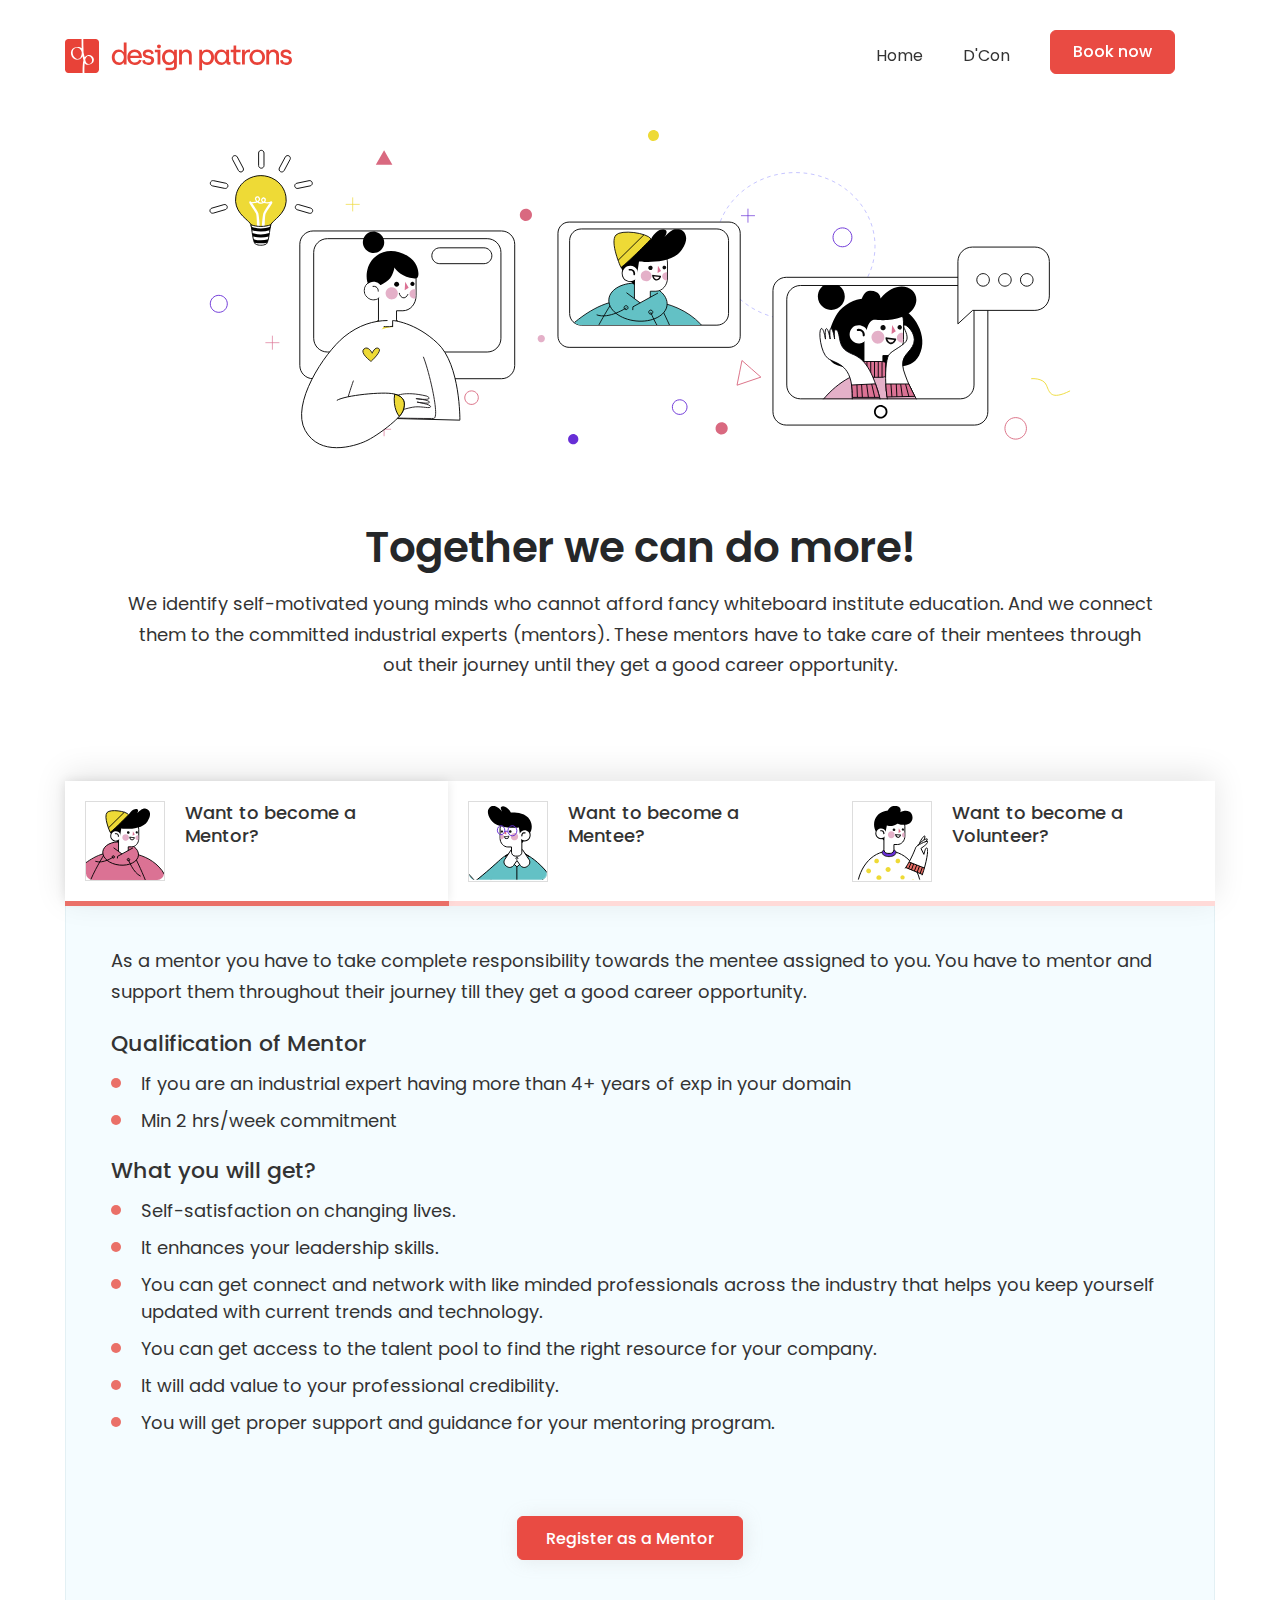
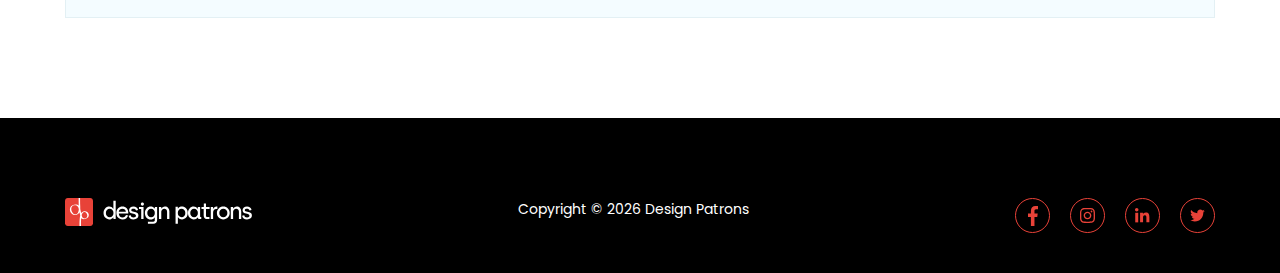
<file: joinus.html>
<!DOCTYPE html>
<html>
<head>
	<link href="css/style.css" rel="stylesheet" type="text/css">
	<meta name="viewport" content="width=device-width, initial-scale=1"/>
	 <title>Design Patrons | Joinus</title>
	<link rel="preconnect" href="https://fonts.gstatic.com">
	 <link rel="icon" type="image/x-icon" href="images/favicon.png" />
	<link rel="stylesheet" href="css/event.css">
<link href="https://fonts.googleapis.com/css2?family=Poppins:wght@200;400;500;600;700;800&display=swap" rel="stylesheet">  
</head>
<body>
	<div class="container">
		<header>
			<div class="wrapper">
			<div class="left">
				<a href="index.html"><img src="images/dp-logo.svg"></a>
			</div>
			<div class="right">
				<ul>
					<li ><a href="index.html">Home</a></li>
					<li><a href="dcon.html">D'Con</a></li>
					<!-- <li><a href="#">Event schedule</a></li> -->
					<li><a href="https://docs.google.com/forms/d/e/1FAIpQLSfT5UGDcuySnNuBdy5I2PdArrkigRbiNylHEcUScDacFrw5cA/viewform" class="btn booknow">Book now</a></li>
				</ul>
				<div class="hamburger"><span></span><span></span><span></span></div>
			</div>
			</div>
		</header>
		<div class="wrapper">
			  <div class="banner-section">
			  	    <div class="banner-image"><img src="images/event-bg.svg" alt=""></div>
			  		<h1>Together we can do more!</h1>	
			  		<p>We identify self-motivated young minds who cannot afford fancy whiteboard institute education. And we connect them to the committed industrial experts (mentors). These mentors have to take care of their mentees through out their journey until they get a good career opportunity.</p>
			  </div>

			  <div class="event-tabs">
			  	 <div class="tab-section">
			  	 	<div class="list-section">
			  	 		<span class="movTabline">&nbsp;</span>
			  	 		<ul class="main-tab">
			  	 		<li class="active">
			  	 			<span class="tab1img"><img src="images/mentor1.svg" alt=""/></span>
			  	 			<em>Want to become a Mentor?</em>
			  	 		</li>
			  	 		<li>
			  	 			<span class="tab1img"><img src="images/mentee1.svg" alt=""/></span>
			  	 			<em>Want to become a Mentee?</em>
			  	 		</li>
			  	 		<li>
			  	 			<span class="tab1img"><img src="images/voluntee.svg" alt=""/></span>
			  	 			<em>Want to become a Volunteer?</em>
			  	 		</li>
			  	 	</ul></div>
			  	 	<div class="tab-container">
			  	 		 <div class="tabs" id="mentor">
			  	 		 	 <div class="accordion open"><span class="tab1img"><img src="images/mentor1.svg" alt=""/></span>
			  	 			<em>Want to become a Mentor?</em></div>
			  	 		 	  <div class="accord">
			  	 		 	  	 <p class="content">As a mentor you have to take complete responsibility towards the mentee assigned to you. You have to mentor and support them throughout their journey till they get a good career opportunity.</p>
			  	 		 	  <div class="list-container">
			  	 		 	  	   <h3>Qualification of Mentor</h3>
			  	 		 	  	   <ul>
			  	 		 	  	   		<li>If you are an industrial expert having more than 4+ years of exp in your domain</li>
										<li>Min 2 hrs/week commitment</li>
			  	 		 	  	   </ul>
			  	 		 	  </div>
			  	 		 	  <div class="list-container">
			  	 		 	  	   <h3>What you will get?
</h3>
			  	 		 	  	   <ul>
			  	 		 	  	   		<li>Self-satisfaction on changing lives.</li>
										<li>It enhances your leadership skills.</li>
										<li>You can get connect and network with like minded professionals across the industry that helps you keep yourself updated with current trends and technology.</li>
										<li>You can get access to the talent pool to find the right resource for your company.
										</li>
									 <li> It will add value to your professional credibility.</li>
									 <li> You will get proper support and guidance for your mentoring program.</li>
										
			  	 		 	  	   </ul>
			  	 		 	  </div>
			  	 		 	 <div class="btn-container"> <a href="https://docs.google.com/forms/d/e/1FAIpQLSdQpvDEBXCwg4fiOCQOTZW6SDuYUmzuriCQATQ-W5XgfIOl7A/viewform" class="btn mentor">Register as a Mentor</a></div>
			  	 		 	  </div>
			  	 		 </div>
			  	 		 <div class="tabs hide" id="mentee">
			  	 		 	 <div class="accordion">
			  	 			<span class="tab1img"><img src="images/mentee1.svg" alt=""/></span>
			  	 			<em>Want to become a Mentee?</em></div>
			  	 		 	  <div class="accord">
			  	 		 	  	 <p class="content">If you are someone who is passionately looking for an opportunity to learn things from the experts.
You can register as a mentee.</p>
			  	 		 	  <div class="list-container">
			  	 		 	  	   <h3>Qualification of Mentor</h3>
			  	 		 	  	   <ul>
			  	 		 	  	   		<li>As a mentee you need to be committed to learn things.</li>
										<li>Passionate listener/learner.</li>
										<li>Have to do a lot of assignments/exercises/ practise to improve your design skills.
</li>
			  	 		 	  	   </ul>
			  	 		 	  </div>
			  	 		 	  <div class="list-container">
			  	 		 	  	   <h3>What you will get?
</h3>
			  	 		 	  	   <ul>
			  	 		 	  	   		<li>You will get a guided mentorship program  from the industrial experts throughout your journey with us... till you get a good career opportunity.</li>
										
										
			  	 		 	  	   </ul>
			  	 		 	  </div>
			  	 		 	 <div class="btn-container"> <a href="https://docs.google.com/forms/d/e/1FAIpQLSdQpvDEBXCwg4fiOCQOTZW6SDuYUmzuriCQATQ-W5XgfIOl7A/viewform" class="btn mentor">Register as a Mentee</a></div>
			  	 		 	  </div>
			  	 		 </div>
			  	 		 <div class="tabs hide" id="volunteer"> 
			  	 		 	<div class="accordion"><span class="tab1img"><img src="images/voluntee.svg" alt=""/></span>
			  	 			<em>Want to become a Volunteer?</em></div>
			  	 		 	  <div class="accord">
			  	 		 	  	 <p class="content">As a volunteer you can help us in our community works
(it includes, writing, designing, art any skills)
You can help us identify the right mentee/mentor. And to connect them
Social media, Design, PR, content writing, etc.,
</p>
			  	 		 	  <div class="list-container">
			  	 		 	  	   <h3>What we need in our volunteer</h3>
			  	 		 	  	   <ul>
			  	 		 	  	   		<li>Helping us in identifying the right mentor/mentee.</li>
										<li>Connect the right mentors to the right deserving mentees.</li>
										<li>Involvement in our community work.</li>
										<li>Community work includes Social media markekting, designing for social media campaingns and posts, PR, Content writing, etc.,.</li>
			  	 		 	  	   </ul>
			  	 		 	  </div>
			  	 		 	  
			  	 		 	 <div class="btn-container"> <a href="https://docs.google.com/forms/d/e/1FAIpQLSdQpvDEBXCwg4fiOCQOTZW6SDuYUmzuriCQATQ-W5XgfIOl7A/viewform" class="btn mentor">Register as a Volunteer</a></div>
			  	 		 	  </div>
			  	 		 </div>
			  	 	</div>	
			  	 </div>
			  </div>


		</div>	
		<footer>
			<div class="wrapper">
			<div class="innr_wrap">
				<div>
					<a href="index.html"><img src="images/footer_dp_logo.svg" alt=""></a>
				</div>
				<div class="footer_nav">
					<p>Copyright © <span class="getyear">2021</span> Design Patrons</p>
				</div>
				<div class="social_app">
					<ul>
						<li class="fb"><a href="https://www.facebook.com/designpatrons/"><img src="images/dp-fb.svg" alt="facebook"></a></li>
						<li><a href="https://www.instagram.com/designpatrons/" target="_blank"><img src="images/dp-insta.svg" alt="instagram"></a></li>
						<li><a href="https://www.linkedin.com/in/design-patrons-b889601b8/" target="_blank"><img src="images/dp-li-in.svg" alt="linkedin"></a></li>
						<li><a href="https://twitter.com/designpatrons" target="_blank"><img src="images/dp-twit.svg" alt="twitter"></a></li>
					</ul>
				</div>
			</div>
			 
			</div>
		</footer>	  
	</div>	
</body>
</html>
<script src="js/jquery.min.js"></script>
<script src="js/jquery.countTo.js"></script>
<script src="js/owl.carousel.min.js"></script>
<script type="text/javascript" src="js/alertify.min.js"></script>
<script src="js/slick.min.js"></script>
<script>
	$(document).ready(function(){
		getyear();
		$(document).on('click','.main-tab li',function(){
  var ind = $(this).index();
  var getLeft = $(this).position().left; 
  var getWidth = $(this).outerWidth(); 
  
  $('.main-tab li').removeClass('active');
  $('.movTabline').css({'left':getLeft,'width':getWidth});
  $(this).addClass('active');
  $('.tabs').addClass('hide');
  $('.tabs').eq(ind).removeClass('hide').fadeIn(200);
});
		var headerFix = function(){
        	if($(window).scrollTop() > 100){
        			$('header').addClass('active');
        	}
        	else{
        			$('header').removeClass('active');
        	}
        }
       $(document).on('click','.hamburger',function(){
       	$(this).toggleClass('open');
       	$('header .right ul').toggleClass('open');
       	$('body').toggleClass('overhide');
       });
        $(window).scroll(function(){
  
        	headerFix();
        });
         
$(document).on('click','.accordion',function(){
	if($(this).hasClass('open')){
		$('.accord').slideUp(500);
		$('.accordion').removeClass('open');
	} 	
	else{
		$('.accordion').removeClass('open');
		$('.accord').slideUp(500);
		$(this).addClass('open');
  		$(this).next().slideToggle(500);
	}
  

});
var cur_url = window.location.href;
   if (cur_url.indexOf('mentee') > -1) {
   	   if($(window).width() > 768){
   	   	 $('.main-tab li').eq(1).trigger('click');
   	   }
   	   else{
   	   	$('#mentee .accordion').trigger('click');
  	   }
    } else if (cur_url.indexOf('volunteer') > -1) {
        if($(window).width() > 768){
   	   	 $('.main-tab li').eq(2).trigger('click');
   	   }
   	   else{
   	   	$('#volunteer .accordion').trigger('click');
  	   }
    } 
	});

	    function getyear(){
  var y = document.getElementsByClassName("getyear")
  var d = new Date();
  var t = d.getFullYear();
  y[0].innerHTML = t;
}
</script>
</file>
<file: css/style.css>
* {
padding:0;
margin:0;
box-sizing: border-box;
}
    :root {
    --primary-color:#252729;
    --secondary-color:#333333;
    --active-color:#E94B43;
    }
ol, ul {
 list-style: none;
 padding: 0;
 margin: 0;
}
blockquote, q {
 quotes: none;
}
blockquote::before, blockquote::after, q::before, q::after {
 content: none;
}
:focus {
 outline: 0;
}
ins, a {
 text-decoration: none;
}
del {
 text-decoration: line-through;
}
table {
 border-collapse: collapse;
 border-spacing: 0;
}
a{
	color: unset;
}
h1,h2,h3{
 font-weight: normal;
 color:#333;
}
h2{
	font-size: 30px;
	color: var(--primary-color);
	font-weight: 700;
	margin-bottom: 20px;
}
p{
  margin: 0;
	color: var(--secondary-color);
	font-size: 18px;
	    line-height: 1.7;
}

.clearfix {
 clear: both;
 width: 100%;
}
.to-animate{
	opacity: 0;
}
body.overhide{
  overflow: hidden;
}
body{
	margin:0;
	padding: 0;
font-family: 'Poppins', sans-serif;
  font-size: 16px;
  font-weight: 400;
	color: var(--secondary-color);
  /*color: #fff;*/
  -moz-osx-font-smoothing: grayscale;
  -webkit-font-smoothing:;
  text-rendering: optimizelegibility;
      -webkit-font-smoothing: antialiased;
}
.dis-block{
	display: block;
}
.container{
	margin:0;padding:0;
}
.wrapper{
 	max-width: 1150px;
 	margin: 0 auto;
 	position: relative;
}
.flexcontainer{
	display: flex;
	justify-content: space-between;
	align-items: center;
}
.flxstart{
  justify-content: flex-start;
}
.align-strat{
  align-items: flex-start;
}
.centerx{
	justify-content: center;
}
.dis-block{
	display: block;
}
.dis-inlineblock{
 	display: inline-block;
}
.hozCenter{
  justify-content:center; 
}
.mt30{
  margin-top: 30px;
}
.mb50{
  margin-bottom: 50px;
}
img{
	max-width: 100%;
}
.section{
	width: 100%;
	overflow: hidden;
	position: relative;
	z-index: 1;
}
.hamburger {
    width: 25px;
    cursor: pointer;
    position: relative;
    z-index: 22;
    display: none;
}
.hamburger span {
    display: block;
    width: 100%;
    height: 2px;
    background-color: #333;
    margin-bottom: 3px;
    border-radius: 2px;
    transition: all 0.5s ease;
}
.hamburger.open span:first-child {
    transform: rotate(50deg) translate(8px,6px);
}
.hamburger.open span:nth-child(2) {
    opacity: 0;
}
.hamburger.open span:last-child {
    transform: rotate(-50deg);
}
/*.indicator:before{
	content: '';
position: absolute;
right: 2px;
top: 0;
width: 10px;
height: 10px;
border: 2px solid var(--active-color);
background: #fe3905;
-webkit-border-radius: 30px;
-moz-border-radius: 30px;
border-radius: 30px;
box-sizing: border-box;
-webkit-box-sizing: border-box;
-moz-box-sizing: border-box;
}*/
/*header*/
header{
	position: fixed;
	width: 100%;
	background-color: #fff;
	z-index: 2;
	border-bottom: 1px solid transparent;
	box-shadow: 0 0 15px rgba(0,0,0,0);
	transition: all 0.5s ease;
	top: 0;
	padding: 0 30px;
}
header.active{
	border-color: #f8f8f8;
	box-shadow: 0 0 15px rgba(0,0,0,0.06);
}
header .wrapper{
	display: flex;
	justify-content: space-between;
	align-items: center;
	margin: 0 auto;
	    padding: 30px 0;
}
header .left{
	display: inline-flex;
}
header .left a{
	display: inline-flex;
}
header .right ul{
	display: flex;
	width: 100%;
}
header .right ul li{
	color: var(--secondary-color);
	margin-right: 40px;
}
header .right ul li a{
	transition: all 0.5s ease;
	position: relative;
}
header .right ul li a:hover{
	color:var(--active-color);
}
header .right ul li.active{
	color: var(--active-color);
	font-weight: 500;
}
/*header*/

/*banner section*/
.banner_section .wrapper{
		display: flex;
		justify-content: space-between;
}
.banner_section .left{
	width: 55%;
}
.banner_section .right{
	width: 45%;
	position: relative;
}
.banner_section{
	padding: 170px 0 100px;
}
.banner_section h1{
	font-size: 56px;
	font-weight: 600;
	color: var(--primary-color);
	width: 70%;
	    margin-bottom: 20px;
	        line-height: 1.2;
}
.sub_ctn{
	font-size: 14px;
	color: #9B9B9C;
	width: 70%;
}
/*.sub_ctn span{
	color: 
}*/
.banner_section .left p{
	font-size: 20px;
	width: 86%;
	    margin-bottom: 30px;
}
.btn{
	display: inline-flex;
	justify-content: space-between;
	align-items: center;
	border: 1px solid #E94B43;
	border-radius: 5px;
	margin-bottom: 10px;
	margin-top: 20px;
	transition: all 0.5s ease;
}
.btn:hover{
	transition: background-color 0.5s ease;
	background-color: #C60E05;
}
.btn.slackchannel:hover{
transition: background-color 0.5s ease;
	background-color: #3E0D48;
	
}
.btn img{
	    margin: 0px 10px;
	    display: none;
}
.btn.txt-btn:hover{
	transition: background-color 0.5s ease;
	background-color: transparent;
	color:#C60E05;
}
.btn{
	background-color: #E94B43;
	padding: 8px 28px;
	color: #fff;
	font-weight: 500;
	overflow: hidden;
}
.btn.slackchannel{
	padding: 1px;
	background-color: #5B2666;
	border-color: #5B2666;
}
.btn.slackchannel span{
	padding: 0 28px;
	display: inline-block;
}
.btn.slackchannel:before{
	content: '';
	background-image: url(../images/dp-btn-logo.svg);
	background-repeat: no-repeat;
	width: 24px;
	height: 24px;
	background-color: #fff;
	display: inline-block;
	padding: 8px 10px;
background-position: center;
border-radius: 4px 0 0px 4px;
}
/*what we do section*/
.what_do_we_do{
	padding-bottom: 100px;
}
.what_do_we_do .wrapper{
	display: flex;
	justify-content: space-between;
}
.what_do_we_do .left{
	width: 47%;
}
.what_do_we_do .right{
	width: 40%;
}

/*what_you_will_get*/
.what_you_will_get{
	padding-bottom: 100px;	
}
.what_you_will_get .wrapper{
	display: flex;
	justify-content: space-between;
}
.what_you_will_get .left{
	width: 40%;
}
.what_you_will_get .right{
	width: 50%;
}
.what_you_will_get .right ul li{
	position: relative;
	padding-left: 30px;
margin-bottom: 15px;
font-size: 18px;
}
.what_you_will_get .right ul li:before{
	content: "";
	width: 10px;
	height: 10px;
	border-radius: 100%;
	position: absolute;
	left: 0;
	 top: 7px;
	margin: auto 0;
	background-color: var(--active-color);
}

footer p{
	text-align: center;
color: #fff;
font-size: 14px;
}



/*together_we_can*/
.together_we_can{
	padding-bottom: 100px;
}
.together_we_can .wrapper{
	display: flex;
	justify-content: space-between;
	    align-items: self-start;
}
.sec_p{
	font-size: 16px;
	        margin-bottom: 10px;
}
h3{
	font-size: 20px;
	font-weight: 600;
	        margin-bottom: 10px;
}
.txt-btn{
	border: none;
	font-size: 16px;
}
.txt-btn{
	font-size: 16px;
	background-color: unset;
	color: var(--active-color);
	padding: 0;
	    text-decoration: underline;
}
.mentor img,.mentee img{
	width: 300px;
	    border: 1px solid #ccc;
	        margin-bottom: 10px;
}
.left-mentors{
width: 64%;
display: flex;
align-items: center;
}
.together{
	width: 30%;
}
.mentor,.together{
	margin-top: 100px;
}
.mentor,.mentee{
width: 46%;
    padding: 20px;
   box-shadow: 2px 1px 18px 0px rgba(173, 166, 166, 0.21);
   border-radius: 5%;
}
.mentor{
	margin-right: 20px;
}
/*box-shadow: 0px 0px 4px 0px rgba(0, 0, 0, 0.25);*/


/*volunteer*/

.volunteer{
	text-align: center;
	background: rgba(244, 252, 255, 1);
	    padding: 50px 0;
	  margin-bottom: 100px;
}
h4{
	font-size: 30px;
	margin-bottom: 20px;
}
.volunteer p{
    width: 95%;
    margin: 0 auto;
}


/*testimonial*/
.testimonial{
	margin-bottom: 100px;
   /*width: 1000px;*/
	/*width: 600px;*/
}
.testimonial p{
	padding-left: 20px;
	font-size: 22px;
}
/*.testimonial .innr_wrap{
	width: 300px;
}*/
.testimonial .wrapper{
   box-shadow: 2px 1px 18px 0px rgba(173, 166, 166, 0.21);
   padding: 30px 50px 60px 70px;
   width: 1150px;
   margin: 0 auto;
       display: flex;
    align-items: center;
    justify-content: center;
    border-radius: 10px;
}
.testimonial .left{
	width: 65%;
	position: relative;
}
.testimonial .left span{
	position: absolute;
	right: 40px;
	    margin-top: 10px;
	    font-weight: 600;
}
.testimonial .right{
	width: 35%;
}
.testimonial .right img{
	    position: absolute;
    top: auto;
right: 100px;
width: 25%;
    bottom: 0;
	}
.quote_small{
	    position: absolute;
    width: 25px;
    left: -30px;
    top: -10px;
}
.testimonial .right img.quote_big{
	    position: absolute;
    width: 100px;
    right: 40px;
    top: -13px;
    z-index: -1;
}



/*contact*/

.contact{
	text-align: center;
	    padding: 0px 0 80px;
}
.contact  h4:after{
	content: '';
	background-color: var(--active-color);
	height: 4px;
	width: 60px;
	display: block;
	margin:10px auto;
}
.contact p{
	width: 70%;
margin: 0 auto;
}
.contact .wrapper{
    padding: 50px 100px;
    border-radius: 30px;
}
.cnt_num,.cnt_add{
	display: flex;
	align-items: center;
	justify-content: center;
	margin-top: 20px;
}
.cnt_num{
	margin-top: 40px;
}
.cnt_num img,.cnt_add img{
	margin-right: 10px;
}

/*footer*/
footer .innr_wrap{
	display: flex;
	justify-content: space-between;
}
.footer_nav ul{
	display: flex;
}
.footer_nav ul li{
	margin-right: 20px;
	color: #fff;
}
.social_app ul{
	display: flex;
}
.social_app ul li{
	    margin-right: 20px;
    width: 35px;
    height: 35px;
    border-radius: 50%;
    border: 1px solid #E84238;
    display: flex;
    align-items: center;
    justify-content: center;
}
.social_app ul li a{
	display: flex;
    align-items: center;
    justify-content: center;
    width: 100%;
height: 100%;
}
.social_app ul li img{
	width: 15px;
}
.social_app ul li.fb img{
	width: 10px;
}
footer ul li:last-child{
	margin: 0;
}
footer{
    padding:80px 0 40px;
    background-color: #000;
}
    /**/

@media all and (max-width: 1190px){
	.wrapper{
		max-width:90%;
	}
	.banner_section .left p{
		width: 90%;
	}
	.banner_section h1{
		width: 96%;
	}
	header .wrapper{
		max-width: 100%;
	}

}
@media all and (max-width: 1000px){
	.what_you_will_get .right{
		width: 50%;
	}
	.together{
		width: 40%;
	}
	.banner_section h1{
		font-size: 46px;
	}
}
@media all and (max-width: 768px){
	.contact p{
		width: 90%;
	}
	.banner_section .left,.what_do_we_do .left,.what_you_will_get .left {
    width: 90%;
	}
	.banner_section .right,.what_do_we_do .right,.what_you_will_get .right{
    width: 75%;
    margin-top: 30px;
	}
	.mentor, .mentee{
		width: 320px;
	}
	 .what_you_will_get .left{
	 	margin-top: 50px;
	 }
	.banner_section .wrapper,.what_do_we_do .wrapper,.together_we_can .wrapper{
		flex-flow: column;
	}
	.what_you_will_get .wrapper{
		flex-flow: column-reverse;
	}
	.left-mentors {
    width: 90%;
	}
	.together{
		margin-top: 0;
	}
	footer .innr_wrap{
		flex-flow: column;
		align-items: center;
	}
	.footer_nav{
		margin: 30px 0;
	}
	header .right ul li{
		margin-right: 0px;
	}
	.together {
    width: 50%;
	}
}
@media all and (max-width: 630px){
	.banner_section .wrapper, .what_do_we_do .wrapper, .together_we_can .wrapper{
		align-items: center;
	}
	.banner_section .left, .what_do_we_do .left, .what_you_will_get .left{
		text-align: center;
	}
	.banner_section h1,.banner_section .left p {
    width: 100%;
	}
	.sub_ctn{
		margin: 5px auto;
	}
	
	.banner_section .right, .what_do_we_do .right, .what_you_will_get .right{
		width: 100%;
		text-align: center;
	}
	h2{
		margin-bottom: 15px;
	}
	.what_you_will_get .right ul{
		text-align: left;
	}
	.together{
		width: 100%;
		text-align: center;
	}
	header .right ul {
    background: #fff;
    width: 100vw;
    position: fixed;
    padding: 10px;
    left: 0;
    height: 0;
    top: 0;
    padding: 20px 0 40px;
    display: flex;
    justify-content: center;
    align-items: center;
    transition: all 0.5s ease-in-out;
    opacity: 0;
    visibility: hidden;
    z-index: 0;
    flex-flow: column;
	}
	header .right li {
    margin-right: 0;
    display: block;
    text-align: center;
    margin-bottom: 60px;
    margin-right: 0;
	}
	.hamburger{
		display: block;
	}
	header .right ul.open {
    height: 100vh;
    z-index: 22;
    opacity: 1;
    visibility: visible;
}

}
@media all and (max-width: 480px){

.left-mentors,.testimonial .wrapper{
	flex-flow: column;
}
.mentor{
	margin-right: 0;
	margin-bottom: 50px;
}
.testimonial .right img.quote_big{
	width: 60px;
right: 20px;
top: -6px;
}
.testimonial .wrapper{
	padding:30px 0px 0px 30px;
}
.testimonial .left{
	width: 90%;
}
.testimonial .right {
    width: 70%;
    position: relative;
    margin-top:30px;
  }
.testimonial .left span{
	position: inherit;
	margin-top: 10px;
text-align: right;
	right:0;
}
.contact .wrapper{
	padding: 40px 30px;
}
.cnt_num, .cnt_add{
	margin-top: 15px;
}
.banner_section h1 {
    font-size: 32px;
}
.testimonial p {
    width: 100%;
 }
 .testimonial .right img {
    position: relative;
    right: 80px;
width: 100%;
bottom: -6px;
}
.testimonial .right img.quote_big {
width: 100px;
right: 11px;
top: 10px;
 }
h2{
	font-size: 26px;
	line-height: 1.2;
}
p{
	font-size: 16px;
}
.banner_section .left p{
	font-size: 16px;
	margin-bottom: 15px;
}
.sub_ctn{
	width: 90%;
}
.banner_section{
	padding: 130px 0 80px;
}
header .wrapper{
	padding: 25px 0;
}
header .left{
	width: 60%;
}
}
</file>
<file: css/conference.css>
.eventssect header{
	background-color: transparent;
}
.eventssect header .right ul {
	align-items: center;
}
.eventssect header .right ul li{
	color:#fff;
}
.eventssect header .right ul li .booknow{
	margin:0;
	padding: 8px 22px;
}
.eventssect header .right ul li .booknow:hover{
	color:#fff;
}
.eventssect header .right ul li.active,.eventssect header.active .right ul li.active{
	color: var(--active-color);
}
.eventssect header.active{
	background-color: #fff;
}
.eventssect header.active .right ul li,.eventssect header .right ul.open li{
	color:var(--secondary-color);
}
.eventssect header .right ul li.active{
	font-weight: 600;
}
.eventssect header .hamburger span{
	background-color: #fff;
}
.eventssect header.active .hamburger span,.eventssect header .hamburger.open span{
	background-color: #333;
}
.vtc{
	margin-left: -120px;
	margin-bottom: 20px;
}
.banner-bg{
	background: url(../images/conference-bg.jpg) no-repeat;
	text-align: center;
	height: 100vh;
	background-size: cover;
	background-position: center;
	position: relative;
}
.conference-bg{
	padding-top: 200px;
}
.timer{
	position: absolute;
	bottom: 20px;
left: 20px;
}
.timer  h2{
font-size: 25px;
text-align: left;
color: #fff;
margin-bottom: 10px;
}
.timer-count {
    align-items: center;
    justify-content: space-between;
    display: flex;
    width: 360px;
}
.timer-count .counting {
    position: relative;
    width: 24%;
    border-radius: 6px;
    overflow: hidden;
}
.timer-count .counting .num {
    display: block;
padding: 15px 0;
color: #C9261C;
font-size: 36px;
background-color: #fff;
font-weight: 500;
}
.timer-count .counting .label-txt {
    font-size: 14px;
    display: block;
    letter-spacing: 0.5px;
    font-weight: 500;
    background-color: rgba(255,255,255,0.8);
    padding: 5px 0;
}
.design_conf{
	padding: 90px 0 120px;
	position: relative;
	overflow: hidden;
}
.design_conf:before,.design_conf:after,.reason_dcon:before,.whoattend:before,.whoattend:after{
	content: '';
	background:url(../images/patterns.svg) no-repeat;
	position: absolute;
right: -260px;
width: 400px;
height: 400px;
background-size: 100%;
z-index: -1;
}
.reason_dcon:before{
right: -260px;
background-size: 100%;
transform: rotate(90deg);
}
.design_conf:after,.whoattend:after{
left: -280px;
right: auto;
top: 20%;
}
.design_conf:after{
	background:url(../images/patternsleft.svg) no-repeat;
	left: 0;
height: 730px;
width: 200px;
background-size: 100%;
top: 10%;
z-index: -1;
}
.whoattend:before{
	background:url(../images/circlepattern.svg) no-repeat;
	width: 160px;
height: 200px;
right: -40px;
bottom: 0;
}
.whoattend:after{
	top: -80px;
}
.cont-wrap{
	margin:0 auto;
	text-align: center;
	position: relative;
}
.decorateline{
	display: block;
color: #e94b43;
font-size: 16px;
}
.cont-wrap h4{
	font-size: 42px;
line-height: 1.2;
}
.cont-wrap p{
width: 72%;
margin: 0 auto 20px;
}
.reason_dcon{
padding: 150px 0 200px;
text-align: center;
}
.reason_dcon h5{
	font-size: 40px;
width: 380px;
letter-spacing: -1px;
margin: 0 auto;
position: relative;
}
.reason_dcon h5:before{
	content: '';
	background:url(../images/circlepattern.svg) no-repeat;
left: -17%;
width: 160px;
height: 160px;
background-size: 100%;
position: absolute;
top: -50px;
}
.cols{
	display: flex;
	justify-content: space-between;
	margin-top: 90px;
}
.counter{
display: flex;
width: 70px;
height: 70px;
background-color: #FFF5F4;
font-size: 36px;
color: #e94b43;
align-items: center;
justify-content: center;
border-radius: 10px;
margin-top: -36px;
margin-bottom: 36px;
font-weight: 600;
}
.col_3{
flex-basis: 31%;
border: 1px solid #F78984;
border-radius: 10px;
padding: 0 25px 25px;;
text-align: left;
}
.col_3 h3{
	font-size: 25px;
}
.whoattend img{
	margin-top: 40px;
}
.whoattend h4{
	font-size: 40px;
}
.whoattend p{
	width: 72%;
}
.speakers{
	background-color: #03091C;
	text-align: center;
}
.speakers h2{
	padding-top: 50px;
	color:#fff;
	margin-bottom: 10px;
}
.speakers p{
	color:#fff;
	width: 50%;
margin: 0 auto;
position: relative;
}
.speakers p:before{
	content: '';
	background:url(../images/doublequotes.svg) no-repeat;
	position: absolute;
left: -40px;
width: 100px;
height: 100px;
background-size: 100%;
opacity: 0.3;
top: -30px;
}
.speakers-list{
	margin-top: 50px;
	display: flex;
	align-items: stretch;
	justify-content: space-between;
	flex-wrap: wrap;
}
.speakers-list .col_4{
	flex-basis: 25%;
	background-color: #272D36;
	width: 25%;
}

.speaker-img img{
	width: 100%;
}
.speakers-list .col_4:nth-child(even){
	background-color: #22252B;
}
.speakers-list .col_4:last-child{
background-color:#03091C;
background-image:url(../images/innerpattern.svg);
background-repeat: no-repeat;
background-position: 110px 130px;
background-size: 100%;
}
.speakers:before{
	content: '';
	background-image:url(../images/innerpattern.svg);
background-repeat: no-repeat;
background-size: 100%;
width: 210px;
height: 240px;
position: absolute;
left: -80px;
transform: scale(-1);
}
.speakers-details{
	padding: 20px 20px 25px;
	text-align: left;
	color: #fff
}
.speaker-name,.speaker-description{
	display: block;
}
.speaker-name{
	font-weight: 700;
font-size: 20px;
}
.speaker-description{
	color: #B6BBC3;
font-size: 15px;
min-height: 90px;
margin-top: 5px;
}
.speakers-details .social_app ul li{
  border-color: #A0A8B5;
  width: 30px;
  height: 30px;
  margin-right: 15px;
}
.speakers-details .social_app ul li.fb img {
    width: 7px;
}
.speakers-details .social_app ul li img {
    width: 12px;
}
.pricing{
	text-align: center;
padding: 100px 0;
}
.pricing .wrapper{
	padding: 60px 0;
	border:1px solid #E7E7E7;
	border-radius: 10px;
}
.pricing .cont-wrap h4{
font-size: 36px;
font-weight: 600;
width: 85%;
margin: 0 auto 20px;
line-height: 1.4;
}

/*eventschedule*/
 .eventschedule{
 	padding-bottom:80px;
 }
 .design_conf.schedule{
 	padding-bottom:40px; 
 }
  .design_conf.schedule .cont-wrap{
  	padding-bottom: 40px;
 }
 .eventschedule .wrapper{
 	max-width: 1020px;
 }
 .day2{
 	margin-top: 80px;
 }
 .title{
 	width: 100%;
 	border-bottom: 1px solid var(--active-color);
 	font-weight:600;
 	color:var(--active-color);
 	font-size: 34px;
 	padding-bottom: 10px;
 	margin-bottom: 40px;
 }
  .daysht span{
  	font-weight: 400;
  	display: block; 
  	font-size: 19px;
  }
  .accordcontainer{
  	position: relative;
  	z-index: 1;
  }
  .speakersleft:before{
  	content: '';
  	width: 1px;
height: calc(100% + 20px);
background-color: #E4EAF7;
position: absolute;
right: 47px;
top: 60px;
  }
  .speakerscontainer:last-child .speakersleft:before{
  	display: none;
  }
  .speakerscontainer{
  	display: flex;
  	align-items: stretch;
  	margin: 20px 0;
  }
  .speakersleft{
  	width: 280px;
  	padding-left: 20px;
  	position: relative;
  }
  .speakersright{
  	width: calc(100% - 280px);
  }
  .accordtitle{
  	display: flex;
  	align-items: stretch;
  	flex-wrap: wrap;
border-radius: 4px;
border: 1px solid #D6D6D6;
position: relative;
cursor: pointer;

  }
  .speakersimg{
  	width: 126px;
text-align: center;
  }
  .speakersimg img{
  	width: 86px;
  	border-radius: 6px;
margin: 20px 0;
overflow: hidden;
  }
  .speakersdesc{
width: calc(100% - 126px);
padding: 20px;
border-left: 1px solid #d6d6d6;
padding-right: 36px;
  }
  .speakersdesc strong{
  	font-weight: 500;
  }
  .speakersdesc p{
  	font-size: 16px;
  	width: 95%;
  }
   .speakersdesc h3{
   	margin-bottom: 2px;
   }
   .timeschedule{
   	font-size: 20px;
   	font-weight: 600;
   	color: #333;
   	margin-top: 40px;
	display: block;
	position: relative;
   }
    .timeschedule:after{
    	content: '';
    	position: absolute;
    	width: 16px;
    	height: 16px;
    	border-radius: 50%;
    	right: 40px;
border: 4px solid var(--active-color);
box-sizing: border-box;
top: 8px;
background-color: #fff;
    }
   .accorddetails{
   	background-color: #F4FCFF;
   	border:1px solid #E3F0F4;
   	border-top:0;
   	padding: 25px;
   	display: none;
   	text-align: left;
   }
   .accorddetails h6{
   	font-weight: 700;
   	font-size: 25px;
   	margin: 30px 0 10px;
   }
   .popitalic{
   	 font-size: 16px;
   	 font-style: italic;
   }
   .accorddetails p{
   	font-size:16px;
   }
   .accordtitle:after {
    content: '';
    background: url(../images/arrow.svg) no-repeat;
    width: 13px;
    height: 8px;
    position: absolute;
    right: 30px;
    transform: rotate(180deg);
    transition: transform 0.5s ease;
    top: calc(50% - 8px);
}
.accordtitle.open{
box-shadow: 0px 4px 9px rgba(70, 70, 70, 0.14);

}

.accordtitle.open::after{
	transform: rotate(0deg);
}
/*eventschedule*/
@media all and (max-width: 1190px){
	.eventschedule .wrapper{
		max-width: 90%;
	}
}
@media all and (max-width: 850px){
	.eventschedule .wrapper{
		max-width: 90%;
	}
	.timeschedule{
		font-size: 16px;margin-top: 50px;
	}
	.speakersleft {
    width: 260px;
	}
	.accordcontainer::before{
		left: 212px;
	}
	.speakersdesc p{
		font-size: 14px;
	}
	.speakersdesc h3{
		font-size: 18px;
	}
	.timeschedule::after{
		top: 4px;
	}

}
@media all and (max-width: 768px){
	.cols{
		flex-wrap: wrap;
		justify-content: center;
		margin-top: 40px;
	}
	.col_3{
		flex-basis: 80%;
		margin-top: 90px;
	}
	.speakers-list .col_4{
		flex-basis: 50%;
	}
	.design_conf::before, .design_conf::after, .reason_dcon::before, .whoattend::before, .whoattend::after{
		width: 340px;
height: 340px;
	}
	.whoattend::before{
width: 120px;
height: 160px;
right: -70px;
background-size: 100%;
	}
	.conference-bg img{
		width: 50%;
	}
	.cont-wrap img{
	width: 80%;
	margin-left: -80px;
	}
	.design_conf::after{
		height: 730px;
		background-size: 30%;
	}
	.speakerscontainer{
		flex-flow: column;
		align-items: center;
	}
	.speakersleft,.speakersright {
    width: 90%;
	}
	.speakersleft::before{
		display: none;
	} 
	.timeschedule::after{
		left: -22px;
	}
	.timeschedule{
		margin: 20px 0;
		padding-left: 10px;
	}

}
@media all and (max-width: 620px){
	.conference-bg{
		width: 70%;
		margin: 0 auto;
		padding-bottom: 50%;
	}
	.cont-wrap{
		max-width: 90%;
	}
	.cont-wrap h4{
		font-size: 40px;
	}
	.cont-wrap p {
        width: 95%;
	}
	.reason_dcon h5 {
    font-size: 38px;
    line-height: 1.2;
	}
	h2{
		font-size: 28px;
	}
	p{
		font-size: 16px;
	}
	.banner-bg{
		height: auto;
	}
	.conference-bg img {
    width: 70%;
	}
	.timer{
		left: 50%;
transform: translateX(-50%);
	}
	.timer-count{
		width: 300px;
	}
	.timer-count .counting .num{
		font-size: 30px;
	}
	.timer-count .counting .label-txt{
		font-size: 12px;
	}
	.timer h2{
		font-size: 22px;
	}
	.speakersimg img {
    width: 76px;
	}
	.speakersimg {
    width: 116px;
	}
	.accorddetails p {
    font-size: 14px;
	}
	.accorddetails h6{
		font-size: 22px;
	}
	.daysht span{
		font-size: 18px;
	}
	.title{
		font-size: 32px;
	}
}
@media all and (max-width: 480px){
	.speakers-list .col_4 {
    flex-basis: 100%;
	}
	.speakers p{
		width: 85%;
	}
	.cont-wrap h4 {
    font-size: 34px;
	}
	.counter{
		width: 62px;
height: 62px;
font-size: 30px;
	}
	.col_3 {
    flex-basis: 85%;
	}
	.conference-bg{
		padding-bottom: 70%;
padding-top: 150px;
	}
	.speakersdesc h3 {
    font-size: 16px;

	}
	.speakersdesc p {
    font-size: 13px;
    width: 95%;
	}
}
</file>
<file: css/event.css>
header .right ul {
	align-items: center;
}
header .right ul li .booknow{
	margin:0;
	padding: 8px 22px;
	line-height: inherit;
}
 header .right ul li .booknow:hover{
	color:#fff;
}
h1{
	font-weight: 600;
	font-size: 42px;
	color: #252729;
}
.banner-section{
	text-align: center;
	margin-top: 80px;
}
.banner-section p{
	width: 90%;
margin: 10px auto;
}
.banner-image img{
	width: 75%;
margin-bottom: 60px;
margin-top: 50px;
}
.tab-section{
	background: #F4FCFF;
}
.tab-section ul.main-tab{
	display: flex;
	flex-wrap: wrap;
	background-color: #fff;
	border-bottom:5px solid #FFDAD8;
	box-shadow: 0px -7px 30px rgba(0,0,0,0.1);
}
.tab-section ul.main-tab li{
	display: flex;
	width: 33.33%;
	cursor: pointer;
	padding: 20px;
}
.tab-section ul.main-tab li.active{
	box-shadow: 0 0 10px rgba(0,0,0,0.1);
}
.tab-section ul.main-tab li em,.accordion em{
	font-style: normal;
	font-size: 18px;
	font-weight: 500;
	width: 68%;
	margin-left: 20px;
	line-height: 1.3;
}
.accordion{
	display: flex;
	width: 100%;
background-color: #fff;
border: 1px solid #BEBCBC;
align-items: center;
padding: 20px;
position: relative;
position: relative;
}
.accordion:before{
	content: '';
	height: 2px;
	width: 100%;
	position: absolute;
	bottom: 0;
	left:0;
	background-color: #E94B43;
	transition: opacity 0.4s ease;
	opacity: 0;
}
.accordion.open:before{
	opacity: 1;
}
.accordion:after{
	content: '';
	background:url(../images/arrow.svg) no-repeat;
	width: 13px;
	height: 8px;
	position: absolute;
	right:20px;
	transform:rotate(180deg);
	transition: transform 0.5s ease;
}
.accordion.open:after{
	transform:rotate(0deg);
}
.tab-section ul.main-tab li .tab1img,.accordion .tab1img{
	width: 80px;
	
	height: 80px;
}
.accordion .tab1img{
	width: 60px;
	height: 60px;
}
.accordion{
	display: none;
}
.accord{
	display: block;
}
.tab-section ul.main-tab li .tab1img img,.accordion .tab1img{
	border: 1px solid #ddd;
}
.tab-container{
	padding: 40px 45px;
	border:1px solid #E3F0F4;
	border-top:0;
}
.content{
	color:#333;
}
.list-container h3{
	font-weight: 500;
	font-size: 22px;
	margin-top: 20px;
}
.list-container ul li{
	font-size: 18px;
	padding-left: 30px;
	position: relative;
	margin-top: 10px;
}
.list-container ul li:before{
	content: '';
	width: 10px;
	height: 10px;
	position: absolute;
	left:0px;
	background-color: #EA7068;
	border-radius: 50%;
	top:8px;
}
.event-tabs{
	margin: 100px 0;
}
.btn-container{
	text-align: center;
	margin-top: 40px;
}
.btn{
height: 44px;
background-color: #E94B43;
display: inline-block;
border-radius: 6px;
color:#fff;
text-align: center;
line-height: 44px;
padding: 0 28px;
margin-top: 40px;
width: auto;
}
.btn:hover{
	transition: background-color 0.5s ease;
background-color: #C60E05;
}
.tab-container .tabs.hide{
	display: none;
}
.tab-container .tabs{
	display: block;	
}
.list-section{
	position: relative;
}
.movTabline{
height: 5px;
width: calc(33.33% + 1px);
background-color: #EA7068;
position: absolute;
bottom: 0px;
left: 0;
transition: left 0.4s ease;
z-index: 1;
}

@media all and (max-width: 768px){
.list-section{
	display: none;
}
.tab-container{
	padding: 0;
	border: none;
}
.tab-container .tabs.hide {
    display: block;
}
.accord{
	padding: 35px;
	display: none;
	border: 1px solid #E3F0F4;
	border-bottom: none;
	border-top:none;
}
.tabs:first-child .accord{
	display: block;
}
.tabs:first-child .accordion,.tabs:nth-child(2) .accordion{
	border-bottom: none;
}
.accordion{
	display: flex;
}
.accordion.open{
   box-shadow: 2px 2px 9px #E3E3E3;
}
.tabs:first-child .accordion{
	border-radius: 10px 10px 0px 0px;
}
.tabs:last-child .accordion{
	border-radius: 0 0 10px 10px;
}
.tabs:last-child .accordion.open{
	border-radius: 0;
}
.tabs:last-child .accord{
	border-bottom: 1px solid #E3F0F4;
	border-radius: 0 0 10px 10px;
}
}
@media all and (max-width: 600px){
	h1{
		font-size: 36px;
		line-height: 1.1;
	}
	p,.list-container ul li{
		font-size: 16px;
	}
	.list-container h3{
		font-size: 20px;
	}
	.btn-container{
		margin-top: 20px;
	}
}
</file>
